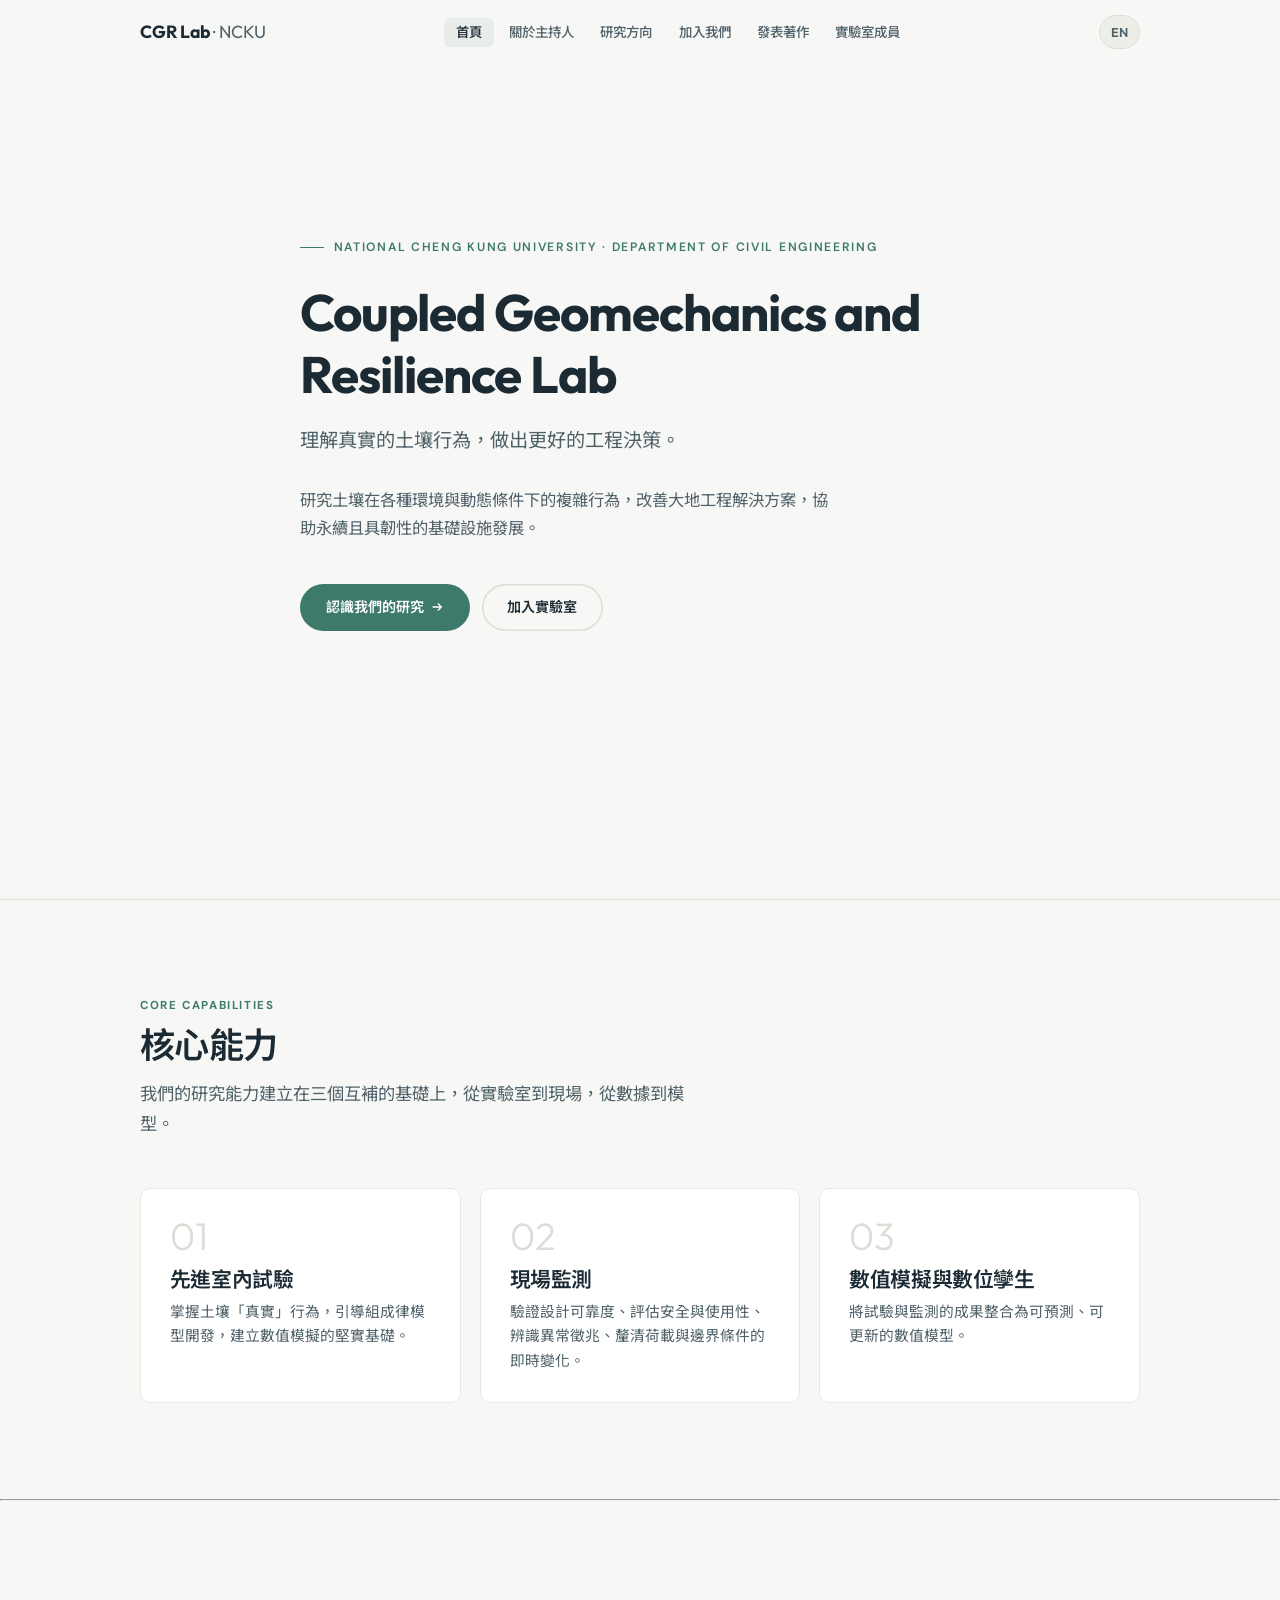
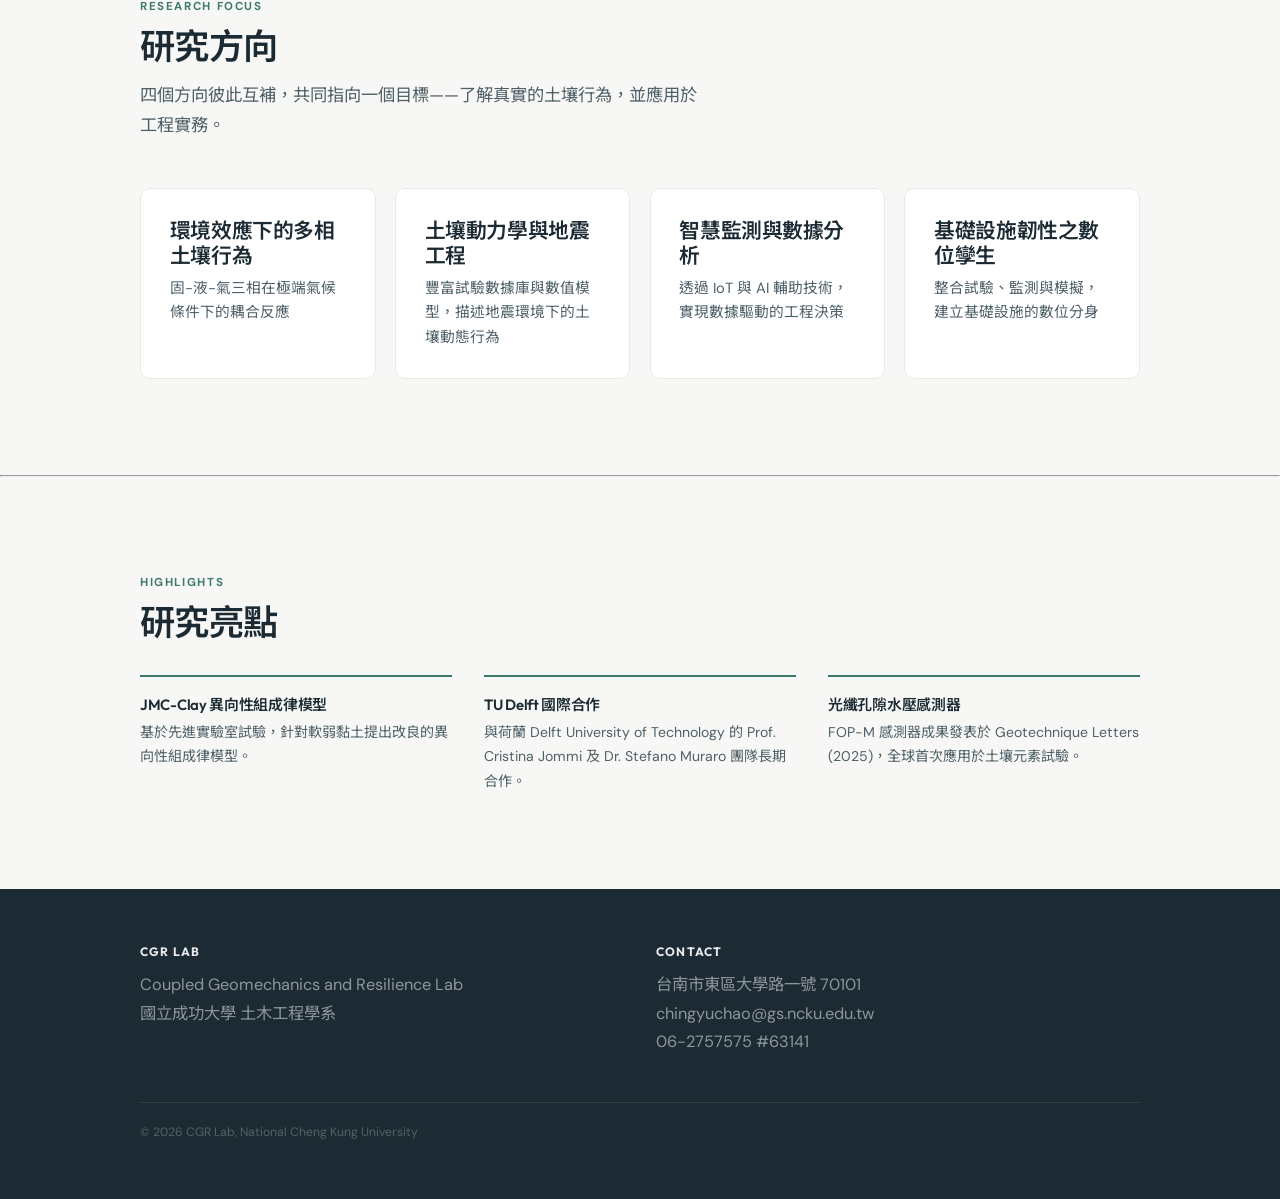
<file: index.html>
<!DOCTYPE html><html lang="zh-Hant"><head><meta charset="UTF-8"><meta name="viewport" content="width=device-width,initial-scale=1.0"><title>CGR Lab — Coupled Geomechanics and Resilience Lab | NCKU</title><meta name="description" content="CGR Lab at NCKU. Understanding complex soil behaviour for resilient infrastructure."><link rel="stylesheet" href="style.css"></head><body>
<nav class="nav"><div class="w"><a href="index.html" class="nav-logo">CGR Lab <span>· NCKU</span></a><ul class="nav-links"><li><a href="index.html" class="active">首頁</a></li><li><a href="about.html">關於主持人</a></li><li><a href="research.html">研究方向</a></li><li><a href="join.html">加入我們</a></li><li><a href="publications.html">發表著作</a></li><li><a href="members.html">實驗室成員</a></li></ul><a href="en/index.html" class="lang-toggle">EN</a><button class="nav-toggle" aria-label="Toggle menu"><span></span><span></span><span></span></button></div></nav>
<section class="hero"><div class="w"><div class="hero-inner">
<div class="hero-eyebrow reveal">National Cheng Kung University · Department of Civil Engineering</div>
<h1 class="reveal">Coupled Geomechanics and Resilience Lab</h1>
<p class="hero-sub reveal">理解真實的土壤行為，做出更好的工程決策。</p>
<p class="hero-body reveal">研究土壤在各種環境與動態條件下的複雜行為，改善大地工程解決方案，協助永續且具韌性的基礎設施發展。</p>
<div class="hero-btns reveal"><a href="research.html" class="btn btn-fill">認識我們的研究 <svg viewBox="0 0 16 16" fill="none" stroke="currentColor" stroke-width="1.5"><path d="M3 8h10m-4-4 4 4-4 4"/></svg></a><a href="join.html" class="btn btn-ghost">加入實驗室</a></div>
</div></div></section>
<section><div class="w"><span class="label reveal">Core Capabilities</span><h2 class="reveal">核心能力</h2><p class="section-intro reveal">我們的研究能力建立在三個互補的基礎上，從實驗室到現場，從數據到模型。</p><div class="grid grid-3 reveal-group">
<div class="card reveal"><div class="card-num">01</div><h3>先進室內試驗</h3><p>掌握土壤「真實」行為，引導組成律模型開發，建立數值模擬的堅實基礎。</p></div>
<div class="card reveal"><div class="card-num">02</div><h3>現場監測</h3><p>驗證設計可靠度、評估安全與使用性、辨識異常徵兆、釐清荷載與邊界條件的即時變化。</p></div>
<div class="card reveal"><div class="card-num">03</div><h3>數值模擬與數位孿生</h3><p>將試驗與監測的成果整合為可預測、可更新的數值模型。</p></div>
</div></div></section>
<hr class="divider">
<section><div class="w"><span class="label reveal">Research Focus</span><h2 class="reveal">研究方向</h2><p class="section-intro reveal">四個方向彼此互補，共同指向一個目標——了解真實的土壤行為，並應用於工程實務。</p><div class="grid grid-4 reveal-group">
<div class="card reveal"><h3>環境效應下的多相土壤行為</h3><p>固-液-氣三相在極端氣候條件下的耦合反應</p></div>
<div class="card reveal"><h3>土壤動力學與地震工程</h3><p>豐富試驗數據庫與數值模型，描述地震環境下的土壤動態行為</p></div>
<div class="card reveal"><h3>智慧監測與數據分析</h3><p>透過 IoT 與 AI 輔助技術，實現數據驅動的工程決策</p></div>
<div class="card reveal"><h3>基礎設施韌性之數位孿生</h3><p>整合試驗、監測與模擬，建立基礎設施的數位分身</p></div>
</div></div></section>
<hr class="divider">
<section><div class="w"><span class="label reveal">Highlights</span><h2 class="reveal">研究亮點</h2><div class="hl-row reveal-group" style="margin-top:2rem">
<div class="hl reveal"><h4>JMC-Clay 異向性組成律模型</h4><p>基於先進實驗室試驗，針對軟弱黏土提出改良的異向性組成律模型。</p></div>
<div class="hl reveal"><h4>TU Delft 國際合作</h4><p>與荷蘭 Delft University of Technology 的 Prof. Cristina Jommi 及 Dr. Stefano Muraro 團隊長期合作。</p></div>
<div class="hl reveal"><h4>光纖孔隙水壓感測器</h4><p>FOP-M 感測器成果發表於 Geotechnique Letters (2025)，全球首次應用於土壤元素試驗。</p></div>
</div></div></section>
<footer class="footer"><div class="w"><div class="footer-grid"><div><h4>CGR Lab</h4><p>Coupled Geomechanics and Resilience Lab<br>國立成功大學 土木工程學系</p></div><div><h4>Contact</h4><p>台南市東區大學路一號 70101<br><a href="mailto:chingyuchao@gs.ncku.edu.tw">chingyuchao@gs.ncku.edu.tw</a><br>06-2757575 #63141</p></div></div><div class="footer-bottom">© 2026 CGR Lab, National Cheng Kung University</div></div></footer>
<script src="main.js"></script></body></html>
</file>
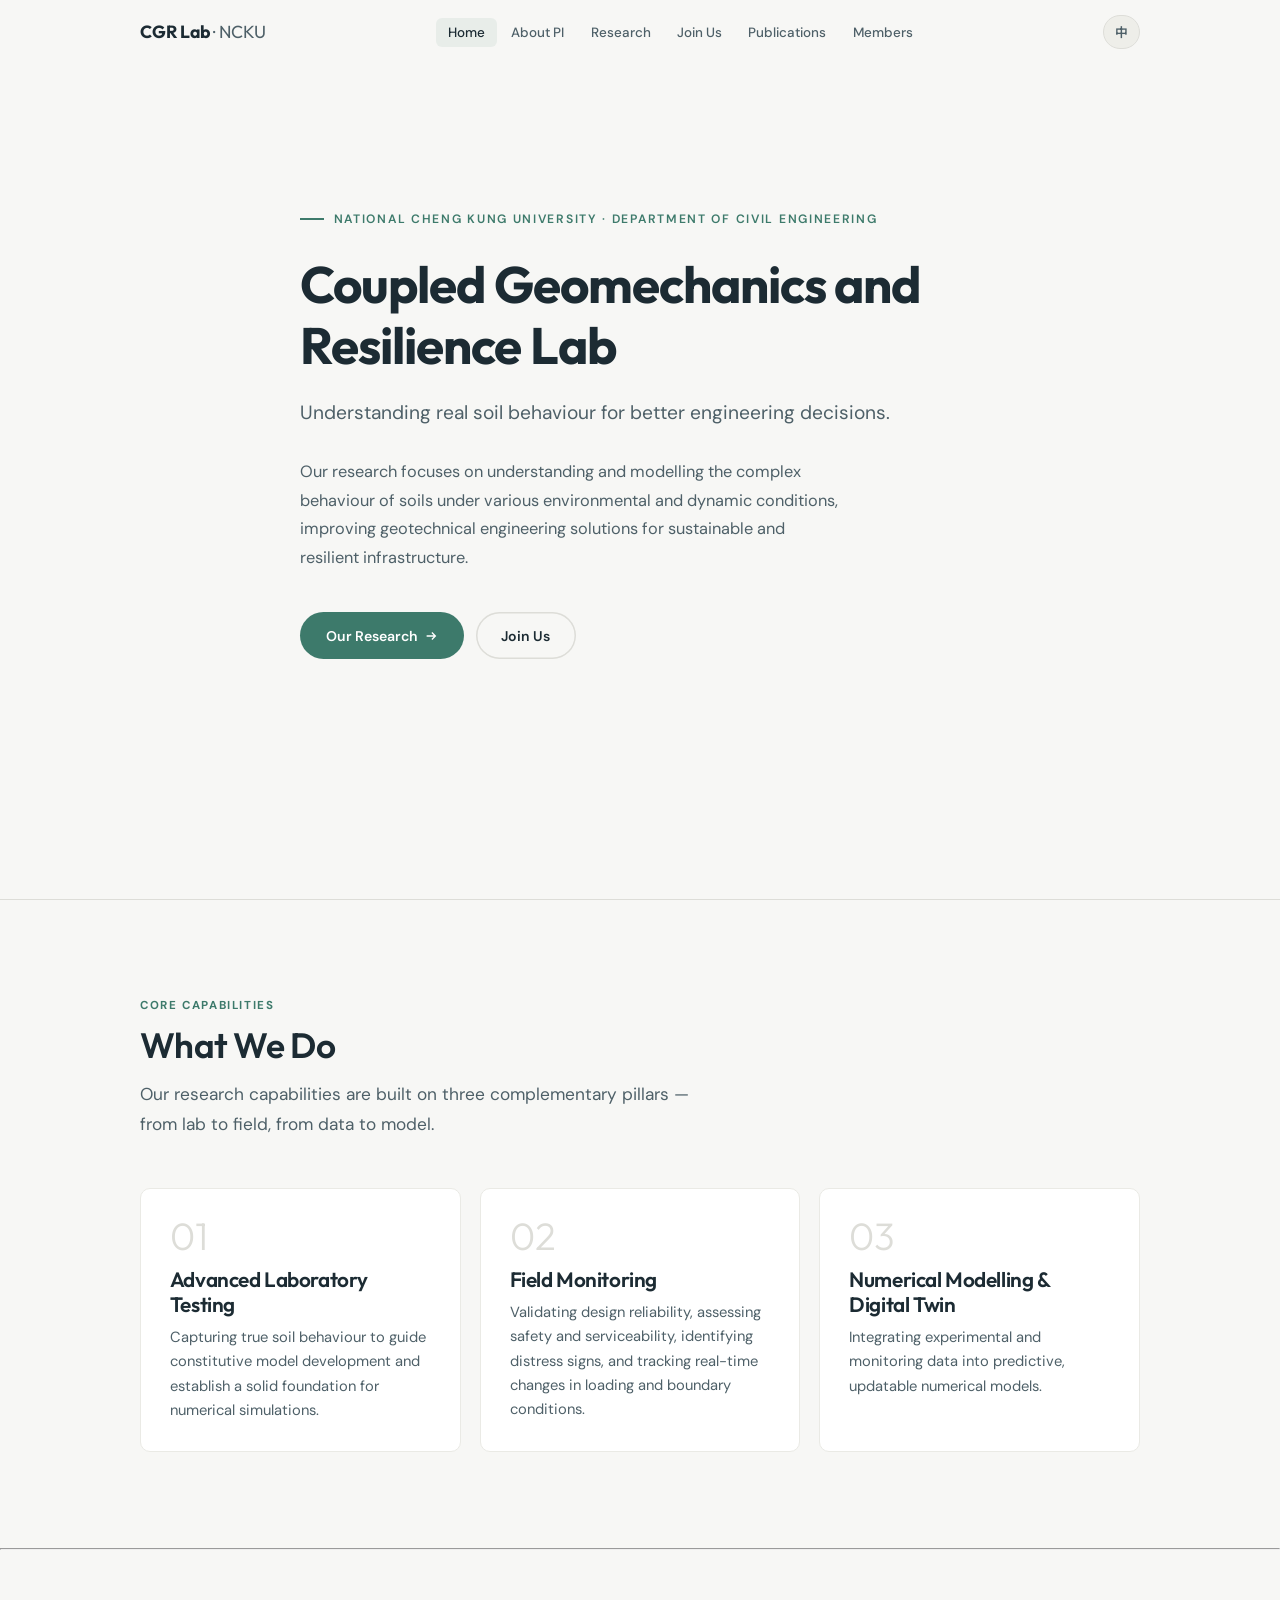
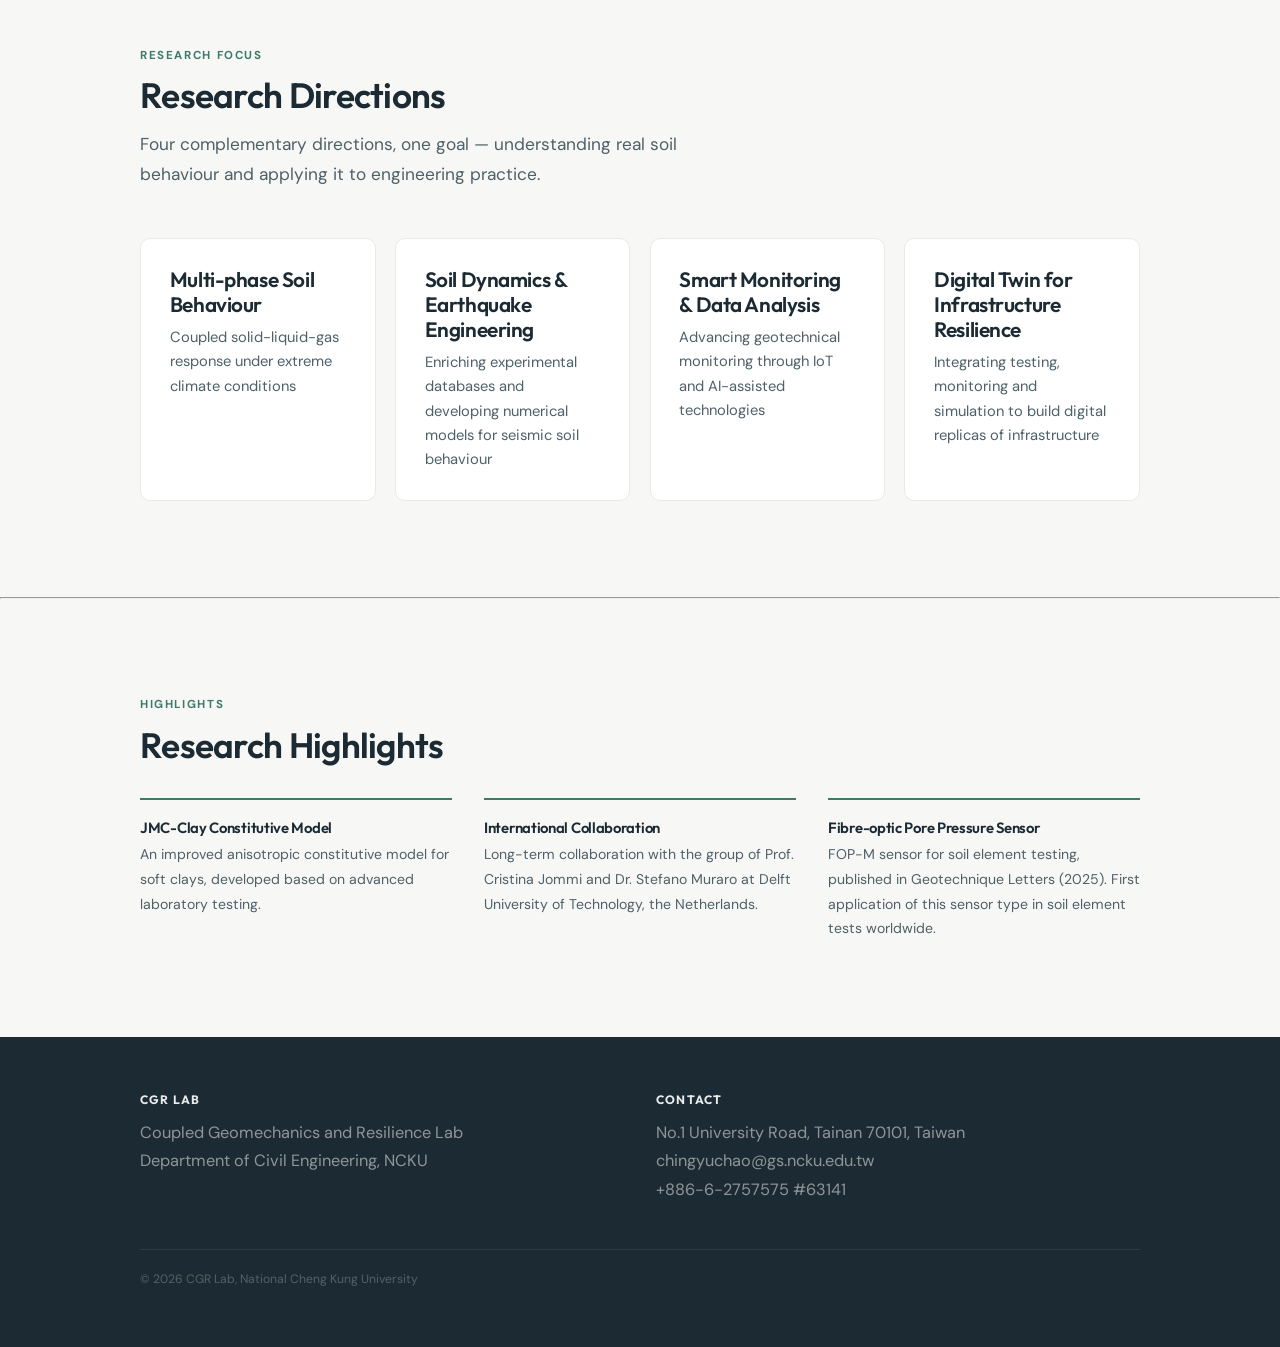
<file: en/index.html>
<!DOCTYPE html><html lang="en"><head><meta charset="UTF-8"><meta name="viewport" content="width=device-width,initial-scale=1.0"><title>CGR Lab — Coupled Geomechanics and Resilience Lab | NCKU</title><meta name="description" content="CGR Lab at NCKU. Understanding complex soil behaviour for resilient infrastructure."><link rel="stylesheet" href="../style.css"></head><body>
<nav class="nav"><div class="w"><a href="index.html" class="nav-logo">CGR Lab <span>· NCKU</span></a><ul class="nav-links"><li><a href="index.html" class="active">Home</a></li><li><a href="about.html">About PI</a></li><li><a href="research.html">Research</a></li><li><a href="join.html">Join Us</a></li><li><a href="publications.html">Publications</a></li><li><a href="members.html">Members</a></li></ul><a href="../index.html" class="lang-toggle">中</a><button class="nav-toggle" aria-label="Toggle menu"><span></span><span></span><span></span></button></div></nav>
<section class="hero"><div class="w"><div class="hero-inner">
<div class="hero-eyebrow reveal">National Cheng Kung University · Department of Civil Engineering</div>
<h1 class="reveal">Coupled Geomechanics and Resilience Lab</h1>
<p class="hero-sub reveal">Understanding real soil behaviour for better engineering decisions.</p>
<p class="hero-body reveal">Our research focuses on understanding and modelling the complex behaviour of soils under various environmental and dynamic conditions, improving geotechnical engineering solutions for sustainable and resilient infrastructure.</p>
<div class="hero-btns reveal"><a href="research.html" class="btn btn-fill">Our Research <svg viewBox="0 0 16 16" fill="none" stroke="currentColor" stroke-width="1.5"><path d="M3 8h10m-4-4 4 4-4 4"/></svg></a><a href="join.html" class="btn btn-ghost">Join Us</a></div>
</div></div></section>
<section><div class="w"><span class="label reveal">Core Capabilities</span><h2 class="reveal">What We Do</h2><p class="section-intro reveal">Our research capabilities are built on three complementary pillars — from lab to field, from data to model.</p><div class="grid grid-3 reveal-group">
<div class="card reveal"><div class="card-num">01</div><h3>Advanced Laboratory Testing</h3><p>Capturing true soil behaviour to guide constitutive model development and establish a solid foundation for numerical simulations.</p></div>
<div class="card reveal"><div class="card-num">02</div><h3>Field Monitoring</h3><p>Validating design reliability, assessing safety and serviceability, identifying distress signs, and tracking real-time changes in loading and boundary conditions.</p></div>
<div class="card reveal"><div class="card-num">03</div><h3>Numerical Modelling & Digital Twin</h3><p>Integrating experimental and monitoring data into predictive, updatable numerical models.</p></div>
</div></div></section>
<hr class="divider">
<section><div class="w"><span class="label reveal">Research Focus</span><h2 class="reveal">Research Directions</h2><p class="section-intro reveal">Four complementary directions, one goal — understanding real soil behaviour and applying it to engineering practice.</p><div class="grid grid-4 reveal-group">
<div class="card reveal"><h3>Multi-phase Soil Behaviour</h3><p>Coupled solid-liquid-gas response under extreme climate conditions</p></div>
<div class="card reveal"><h3>Soil Dynamics & Earthquake Engineering</h3><p>Enriching experimental databases and developing numerical models for seismic soil behaviour</p></div>
<div class="card reveal"><h3>Smart Monitoring & Data Analysis</h3><p>Advancing geotechnical monitoring through IoT and AI-assisted technologies</p></div>
<div class="card reveal"><h3>Digital Twin for Infrastructure Resilience</h3><p>Integrating testing, monitoring and simulation to build digital replicas of infrastructure</p></div>
</div></div></section>
<hr class="divider">
<section><div class="w"><span class="label reveal">Highlights</span><h2 class="reveal">Research Highlights</h2><div class="hl-row reveal-group" style="margin-top:2rem">
<div class="hl reveal"><h4>JMC-Clay Constitutive Model</h4><p>An improved anisotropic constitutive model for soft clays, developed based on advanced laboratory testing.</p></div>
<div class="hl reveal"><h4>International Collaboration</h4><p>Long-term collaboration with the group of Prof. Cristina Jommi and Dr. Stefano Muraro at Delft University of Technology, the Netherlands.</p></div>
<div class="hl reveal"><h4>Fibre-optic Pore Pressure Sensor</h4><p>FOP-M sensor for soil element testing, published in Geotechnique Letters (2025). First application of this sensor type in soil element tests worldwide.</p></div>
</div></div></section>
<footer class="footer"><div class="w"><div class="footer-grid"><div><h4>CGR Lab</h4><p>Coupled Geomechanics and Resilience Lab<br>Department of Civil Engineering, NCKU</p></div><div><h4>Contact</h4><p>No.1 University Road, Tainan 70101, Taiwan<br><a href="mailto:chingyuchao@gs.ncku.edu.tw">chingyuchao@gs.ncku.edu.tw</a><br>+886-6-2757575 #63141</p></div></div><div class="footer-bottom">© 2026 CGR Lab, National Cheng Kung University</div></div></footer>
<script src="../main.js"></script></body></html>
</file>
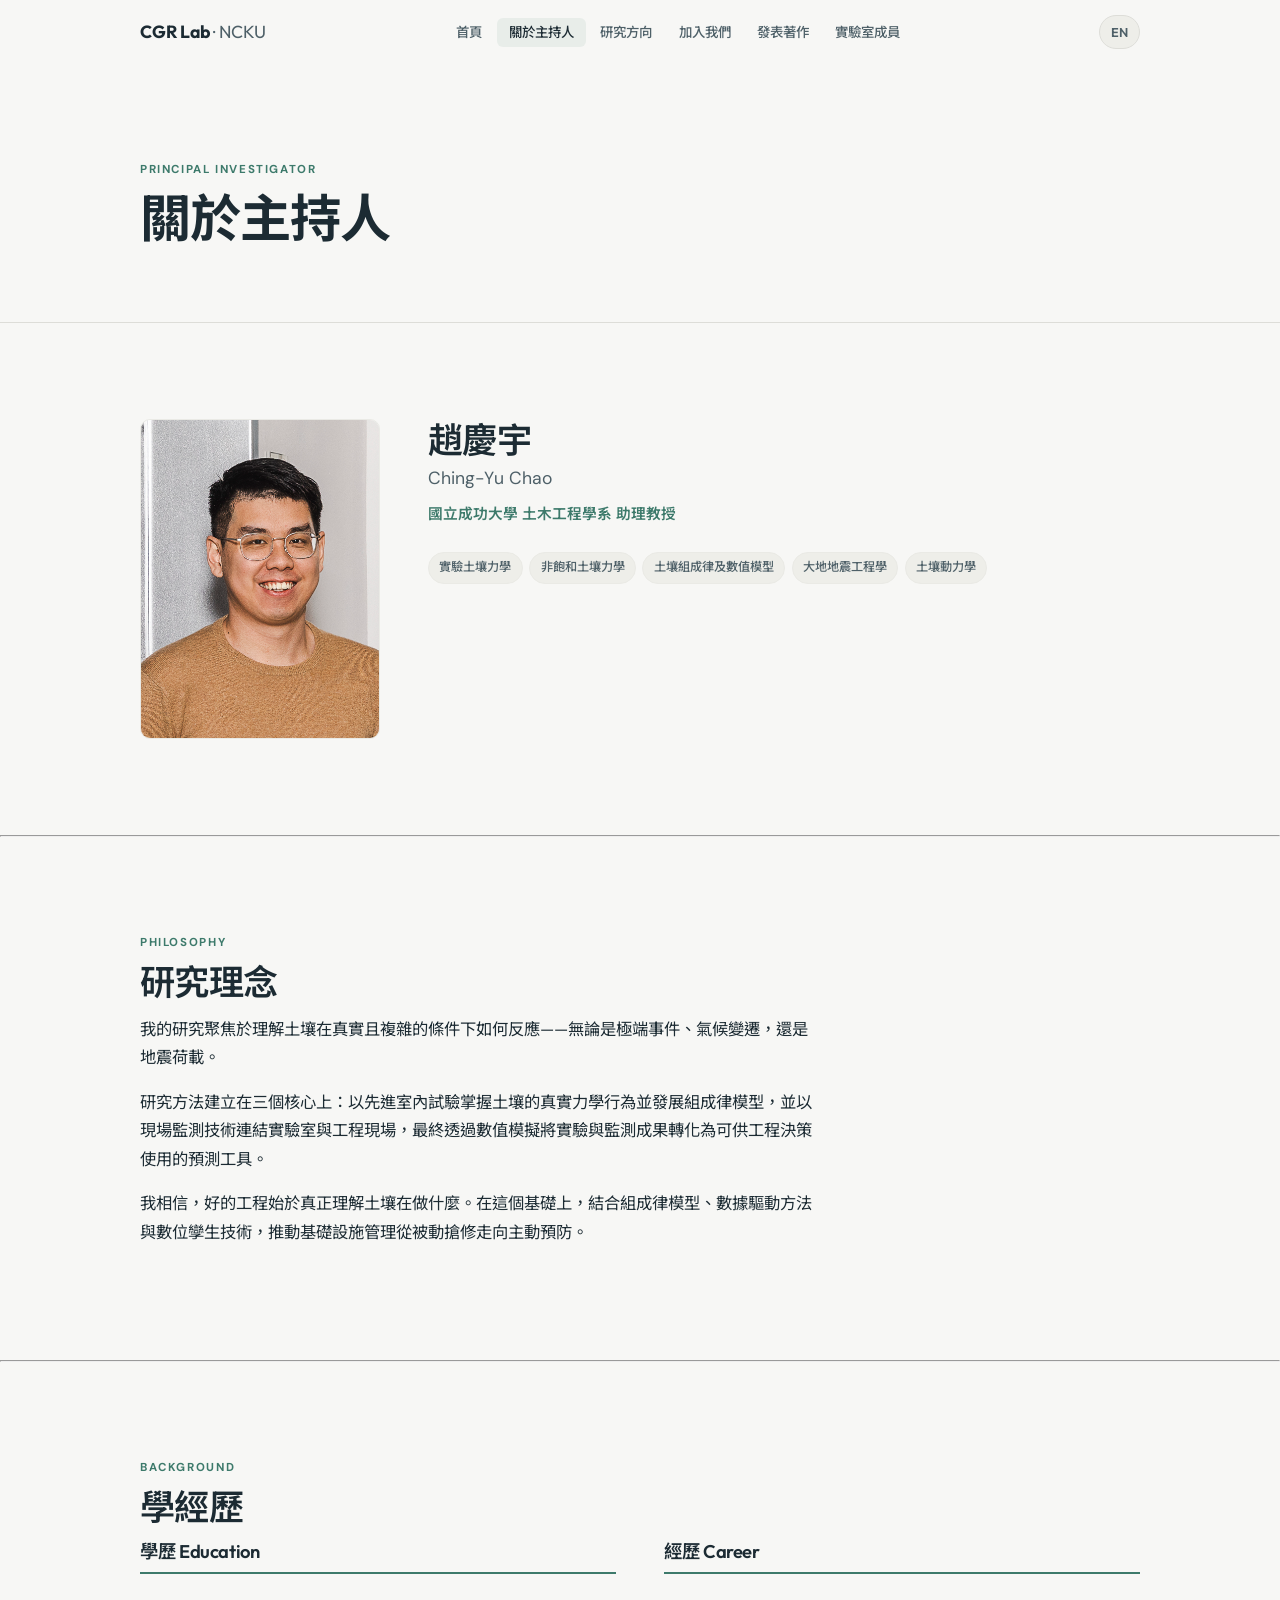
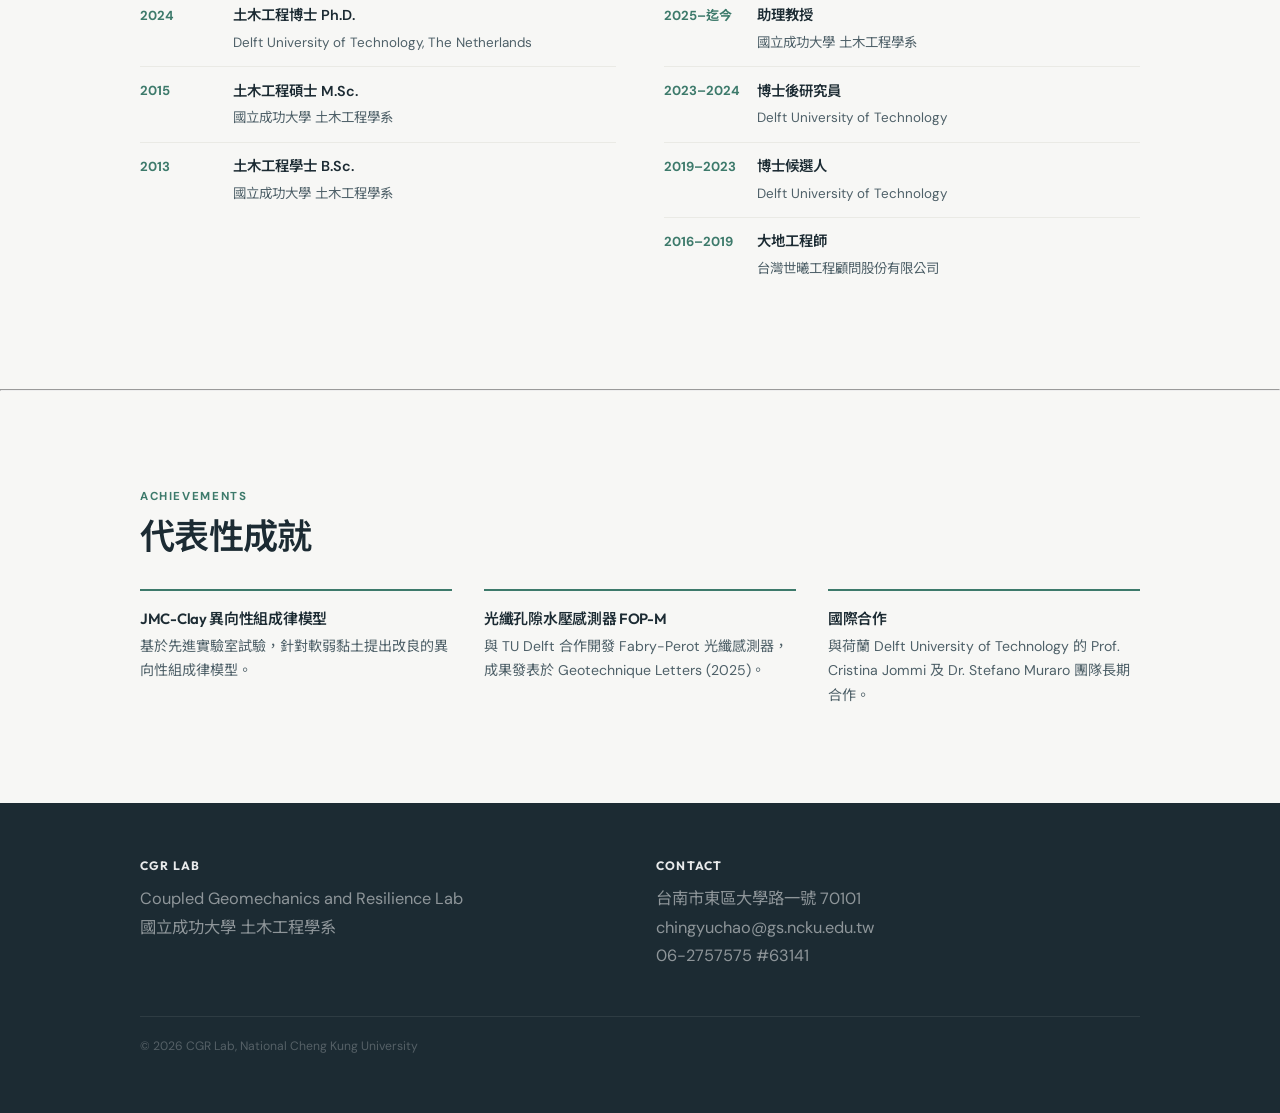
<file: about.html>
<!DOCTYPE html><html lang="zh-Hant"><head><meta charset="UTF-8"><meta name="viewport" content="width=device-width,initial-scale=1.0"><title>About the PI — CGR Lab | NCKU</title><link rel="stylesheet" href="style.css"></head><body>
<nav class="nav"><div class="w"><a href="index.html" class="nav-logo">CGR Lab <span>· NCKU</span></a><ul class="nav-links"><li><a href="index.html">首頁</a></li><li><a href="about.html" class="active">關於主持人</a></li><li><a href="research.html">研究方向</a></li><li><a href="join.html">加入我們</a></li><li><a href="publications.html">發表著作</a></li><li><a href="members.html">實驗室成員</a></li></ul><a href="en/about.html" class="lang-toggle">EN</a><button class="nav-toggle" aria-label="Toggle menu"><span></span><span></span><span></span></button></div></nav>
<header class="page-head"><div class="w"><span class="label reveal">Principal Investigator</span><h1 class="reveal">關於主持人</h1></div></header>
<section><div class="w"><div class="profile reveal"><img src="me.jpg" alt="趙慶宇 Ching-Yu Chao" class="profile-photo" style="object-fit:cover"><div><h2 class="profile-name">趙慶宇</h2><p class="profile-name-en">Ching-Yu Chao</p><p class="profile-pos">國立成功大學 土木工程學系 助理教授</p><div class="expertise"><span>實驗土壤力學</span><span>非飽和土壤力學</span><span>土壤組成律及數值模型</span><span>大地地震工程學</span><span>土壤動力學</span></div></div></div></div></section>
<hr class="divider">
<section><div class="w"><span class="label reveal">Philosophy</span><h2 class="reveal">研究理念</h2><div style="max-width:680px" class="reveal"><p>我的研究聚焦於理解土壤在真實且複雜的條件下如何反應——無論是極端事件、氣候變遷，還是地震荷載。</p><p>研究方法建立在三個核心上：以先進室內試驗掌握土壤的真實力學行為並發展組成律模型，並以現場監測技術連結實驗室與工程現場，最終透過數值模擬將實驗與監測成果轉化為可供工程決策使用的預測工具。</p><p>我相信，好的工程始於真正理解土壤在做什麼。在這個基礎上，結合組成律模型、數據驅動方法與數位孿生技術，推動基礎設施管理從被動搶修走向主動預防。</p></div></div></section>
<hr class="divider">
<section><div class="w"><span class="label reveal">Background</span><h2 class="reveal">學經歷</h2><div class="tl-grid reveal"><div class="tl"><h3>學歷 Education</h3><div class="tl-item"><div class="tl-year">2024</div><div class="tl-text"><strong>土木工程博士 Ph.D.</strong><span>Delft University of Technology, The Netherlands</span></div></div><div class="tl-item"><div class="tl-year">2015</div><div class="tl-text"><strong>土木工程碩士 M.Sc.</strong><span>國立成功大學 土木工程學系</span></div></div><div class="tl-item"><div class="tl-year">2013</div><div class="tl-text"><strong>土木工程學士 B.Sc.</strong><span>國立成功大學 土木工程學系</span></div></div></div><div class="tl"><h3>經歷 Career</h3><div class="tl-item"><div class="tl-year">2025–迄今</div><div class="tl-text"><strong>助理教授</strong><span>國立成功大學 土木工程學系</span></div></div><div class="tl-item"><div class="tl-year">2023–2024</div><div class="tl-text"><strong>博士後研究員</strong><span>Delft University of Technology</span></div></div><div class="tl-item"><div class="tl-year">2019–2023</div><div class="tl-text"><strong>博士候選人</strong><span>Delft University of Technology</span></div></div><div class="tl-item"><div class="tl-year">2016–2019</div><div class="tl-text"><strong>大地工程師</strong><span>台灣世曦工程顧問股份有限公司</span></div></div></div></div></div></section>
<hr class="divider">
<section><div class="w"><span class="label reveal">Achievements</span><h2 class="reveal">代表性成就</h2><div class="hl-row reveal-group" style="margin-top:2rem"><div class="hl reveal"><h4>JMC-Clay 異向性組成律模型</h4><p>基於先進實驗室試驗，針對軟弱黏土提出改良的異向性組成律模型。</p></div><div class="hl reveal"><h4>光纖孔隙水壓感測器 FOP-M</h4><p>與 TU Delft 合作開發 Fabry-Perot 光纖感測器，成果發表於 Geotechnique Letters (2025)。</p></div><div class="hl reveal"><h4>國際合作</h4><p>與荷蘭 Delft University of Technology 的 Prof. Cristina Jommi 及 Dr. Stefano Muraro 團隊長期合作。</p></div></div></div></section>
<footer class="footer"><div class="w"><div class="footer-grid"><div><h4>CGR Lab</h4><p>Coupled Geomechanics and Resilience Lab<br>國立成功大學 土木工程學系</p></div><div><h4>Contact</h4><p>台南市東區大學路一號 70101<br><a href="mailto:chingyuchao@gs.ncku.edu.tw">chingyuchao@gs.ncku.edu.tw</a><br>06-2757575 #63141</p></div></div><div class="footer-bottom">© 2026 CGR Lab, National Cheng Kung University</div></div></footer>
<script src="main.js"></script></body></html>
</file>
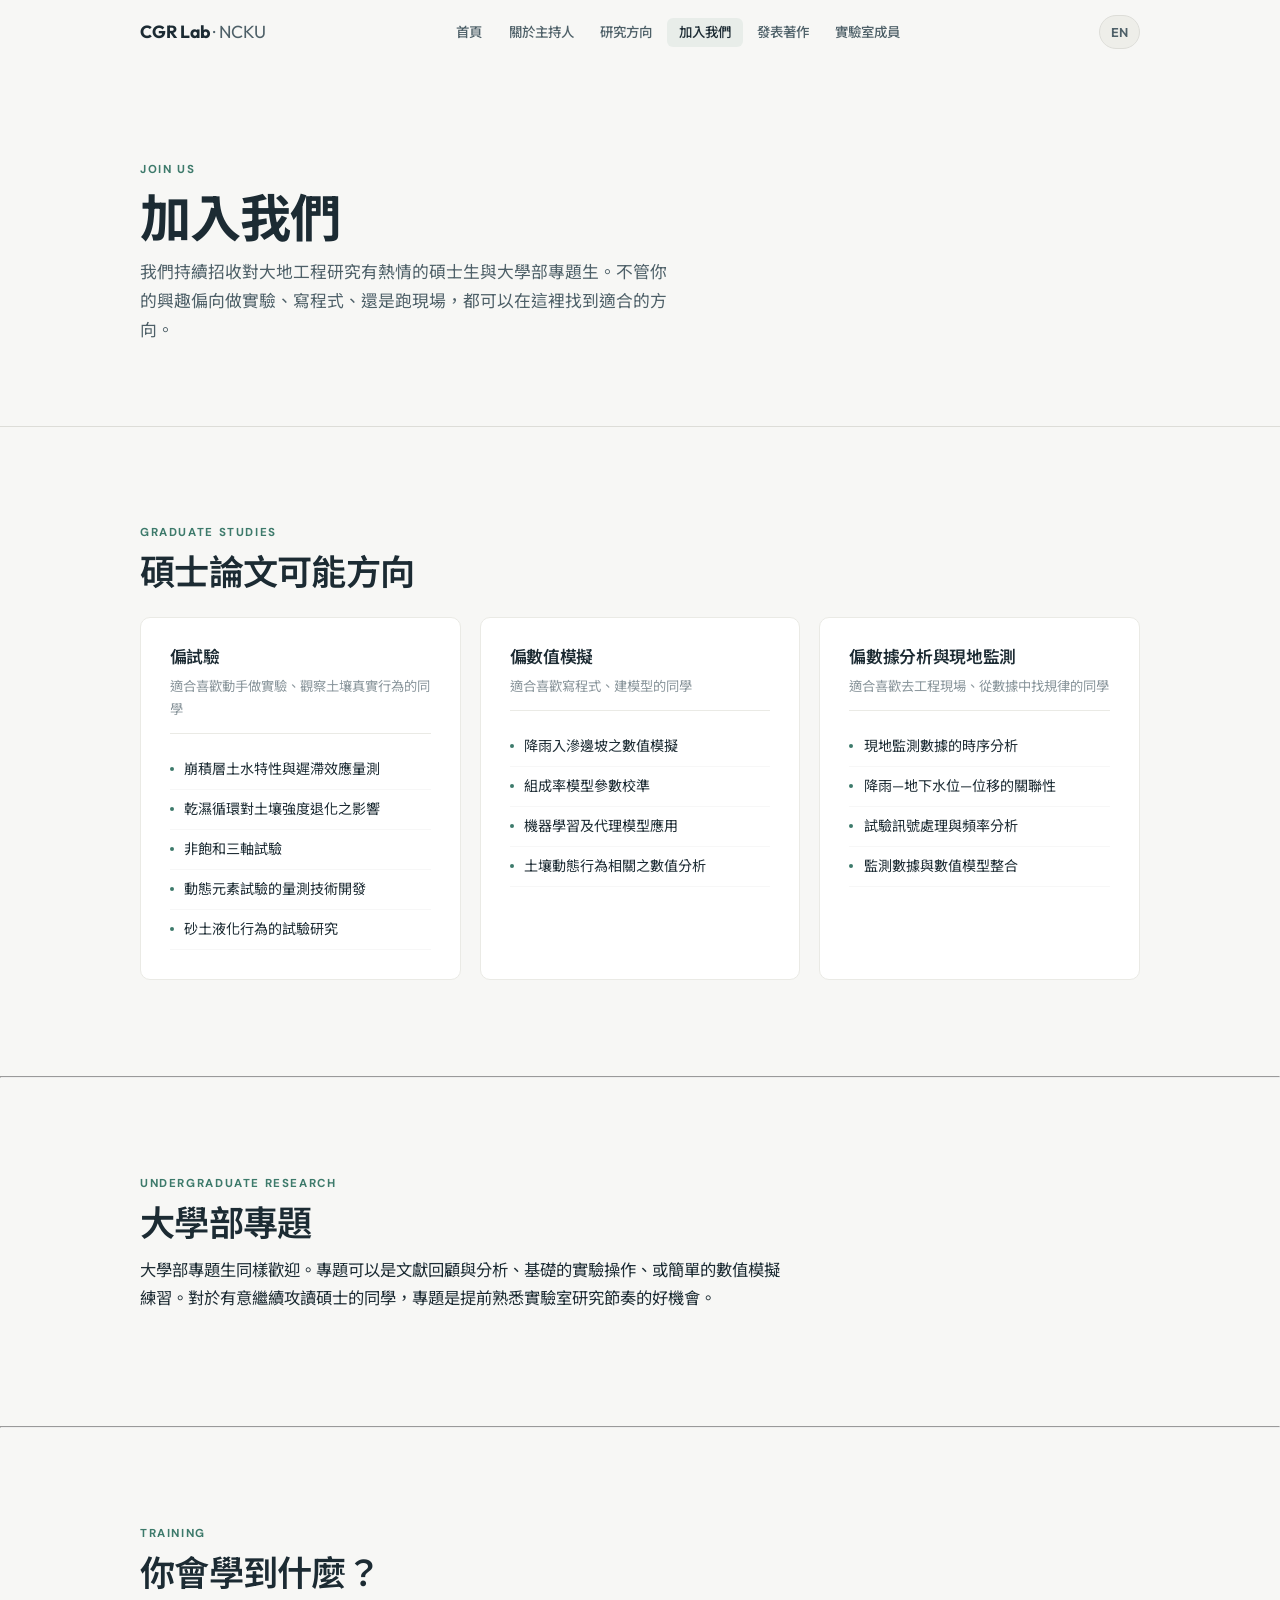
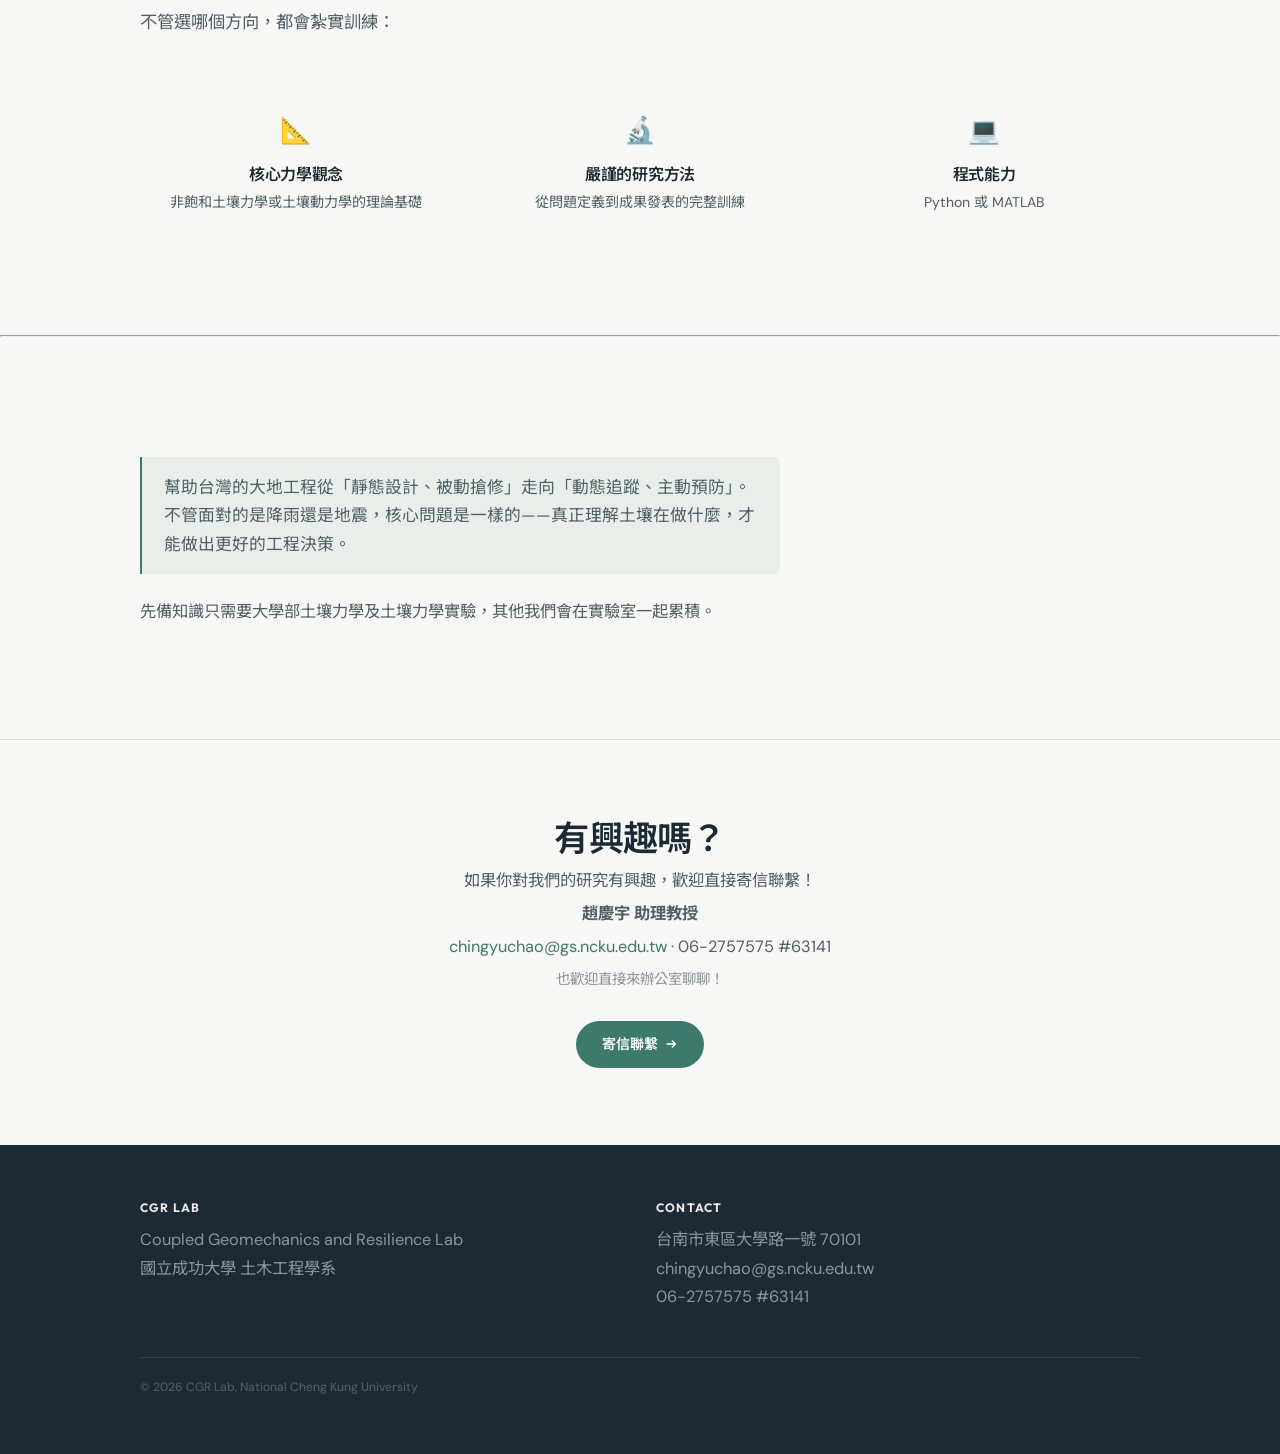
<file: join.html>
<!DOCTYPE html><html lang="zh-Hant"><head><meta charset="UTF-8"><meta name="viewport" content="width=device-width,initial-scale=1.0"><title>加入我們 — CGR Lab | NCKU</title><link rel="stylesheet" href="style.css"></head><body>
<nav class="nav"><div class="w"><a href="index.html" class="nav-logo">CGR Lab <span>· NCKU</span></a><ul class="nav-links"><li><a href="index.html">首頁</a></li><li><a href="about.html">關於主持人</a></li><li><a href="research.html">研究方向</a></li><li><a href="join.html" class="active">加入我們</a></li><li><a href="publications.html">發表著作</a></li><li><a href="members.html">實驗室成員</a></li></ul><a href="en/join.html" class="lang-toggle">EN</a><button class="nav-toggle" aria-label="Toggle menu"><span></span><span></span><span></span></button></div></nav>
<header class="page-head"><div class="w"><span class="label reveal">Join Us</span><h1 class="reveal">加入我們</h1><p class="reveal">我們持續招收對大地工程研究有熱情的碩士生與大學部專題生。不管你的興趣偏向做實驗、寫程式、還是跑現場，都可以在這裡找到適合的方向。</p></div></header>
<section><div class="w"><span class="label reveal">Graduate Studies</span><h2 class="reveal">碩士論文可能方向</h2><div class="cols-3 reveal-group" style="margin-top:1.5rem">
<div class="col reveal"><h3>偏試驗</h3><p class="col-sub">適合喜歡動手做實驗、觀察土壤真實行為的同學</p><ul><li>崩積層土水特性與遲滯效應量測</li><li>乾濕循環對土壤強度退化之影響</li><li>非飽和三軸試驗</li><li>動態元素試驗的量測技術開發</li><li>砂土液化行為的試驗研究</li></ul></div>
<div class="col reveal"><h3>偏數值模擬</h3><p class="col-sub">適合喜歡寫程式、建模型的同學</p><ul><li>降雨入滲邊坡之數值模擬</li><li>組成率模型參數校準</li><li>機器學習及代理模型應用</li><li>土壤動態行為相關之數值分析</li></ul></div>
<div class="col reveal"><h3>偏數據分析與現地監測</h3><p class="col-sub">適合喜歡去工程現場、從數據中找規律的同學</p><ul><li>現地監測數據的時序分析</li><li>降雨—地下水位—位移的關聯性</li><li>試驗訊號處理與頻率分析</li><li>監測數據與數值模型整合</li></ul></div>
</div></div></section>
<hr class="divider">
<section><div class="w"><span class="label reveal">Undergraduate Research</span><h2 class="reveal">大學部專題</h2><p style="max-width:640px" class="reveal">大學部專題生同樣歡迎。專題可以是文獻回顧與分析、基礎的實驗操作、或簡單的數值模擬練習。對於有意繼續攻讀碩士的同學，專題是提前熟悉實驗室研究節奏的好機會。</p></div></section>
<hr class="divider">
<section><div class="w"><span class="label reveal">Training</span><h2 class="reveal">你會學到什麼？</h2><p class="section-intro reveal">不管選哪個方向，都會紮實訓練：</p><div class="learn-row reveal-group">
<div class="learn reveal"><div class="learn-icon">📐</div><h4>核心力學觀念</h4><p>非飽和土壤力學或土壤動力學的理論基礎</p></div>
<div class="learn reveal"><div class="learn-icon">🔬</div><h4>嚴謹的研究方法</h4><p>從問題定義到成果發表的完整訓練</p></div>
<div class="learn reveal"><div class="learn-icon">💻</div><h4>程式能力</h4><p>Python 或 MATLAB</p></div>
</div></div></section>
<hr class="divider">
<section><div class="w"><blockquote class="reveal" style="max-width:640px;font-size:1.05rem">幫助台灣的大地工程從「靜態設計、被動搶修」走向「動態追蹤、主動預防」。不管面對的是降雨還是地震，核心問題是一樣的——真正理解土壤在做什麼，才能做出更好的工程決策。</blockquote><p style="margin-top:1.5rem;color:var(--text-2)" class="reveal">先備知識只需要大學部土壤力學及土壤力學實驗，其他我們會在實驗室一起累積。</p></div></section>
<section class="cta" style="border-top:1px solid var(--border)"><div class="w reveal"><h2>有興趣嗎？</h2><p>如果你對我們的研究有興趣，歡迎直接寄信聯繫！</p><p><strong>趙慶宇 助理教授</strong></p><p><a href="mailto:chingyuchao@gs.ncku.edu.tw">chingyuchao@gs.ncku.edu.tw</a> · 06-2757575 #63141</p><p style="color:var(--text-3);font-size:.9rem;margin-top:.3rem">也歡迎直接來辦公室聊聊！</p><a href="mailto:chingyuchao@gs.ncku.edu.tw" class="btn btn-fill" style="margin-top:1.5rem">寄信聯繫 <svg viewBox="0 0 16 16" fill="none" stroke="currentColor" stroke-width="1.5" style="width:14px;height:14px"><path d="M3 8h10m-4-4 4 4-4 4"/></svg></a></div></section>
<footer class="footer"><div class="w"><div class="footer-grid"><div><h4>CGR Lab</h4><p>Coupled Geomechanics and Resilience Lab<br>國立成功大學 土木工程學系</p></div><div><h4>Contact</h4><p>台南市東區大學路一號 70101<br><a href="mailto:chingyuchao@gs.ncku.edu.tw">chingyuchao@gs.ncku.edu.tw</a><br>06-2757575 #63141</p></div></div><div class="footer-bottom">© 2026 CGR Lab, National Cheng Kung University</div></div></footer>
<script src="main.js"></script></body></html>
</file>
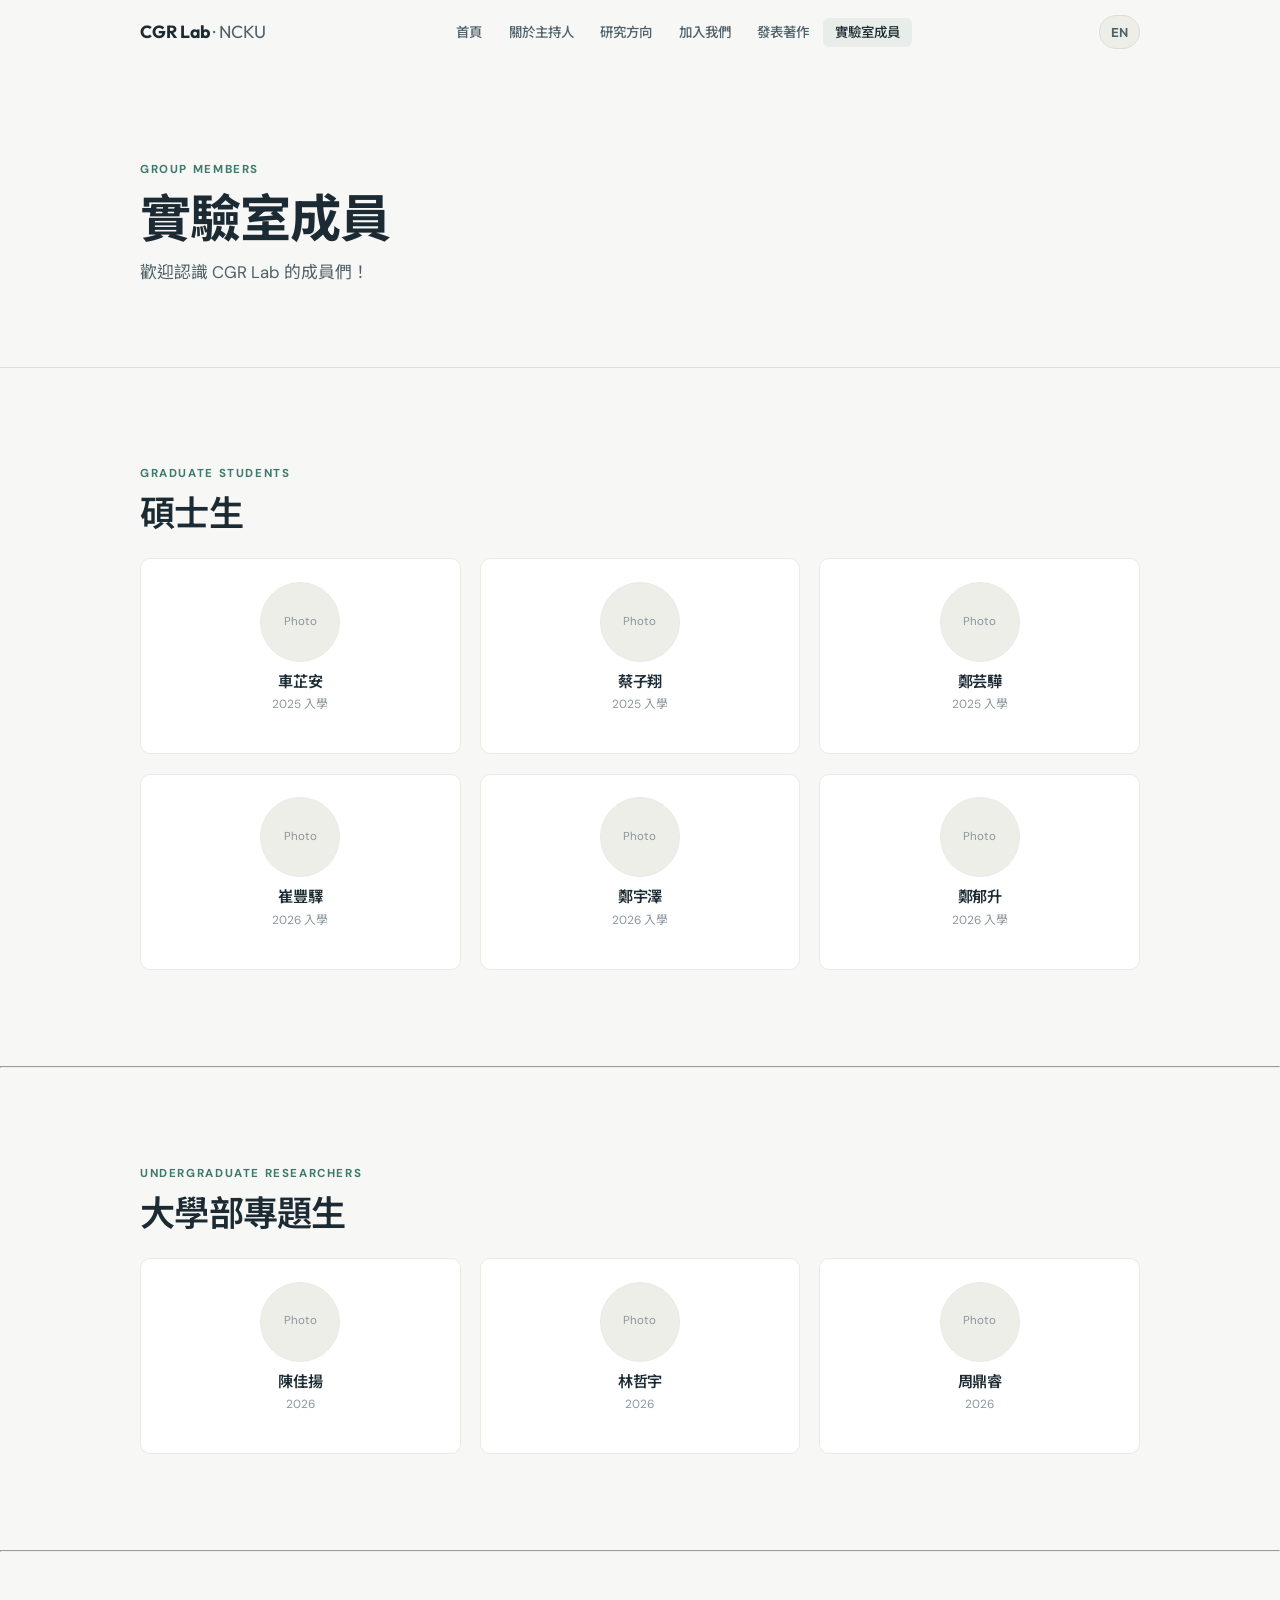
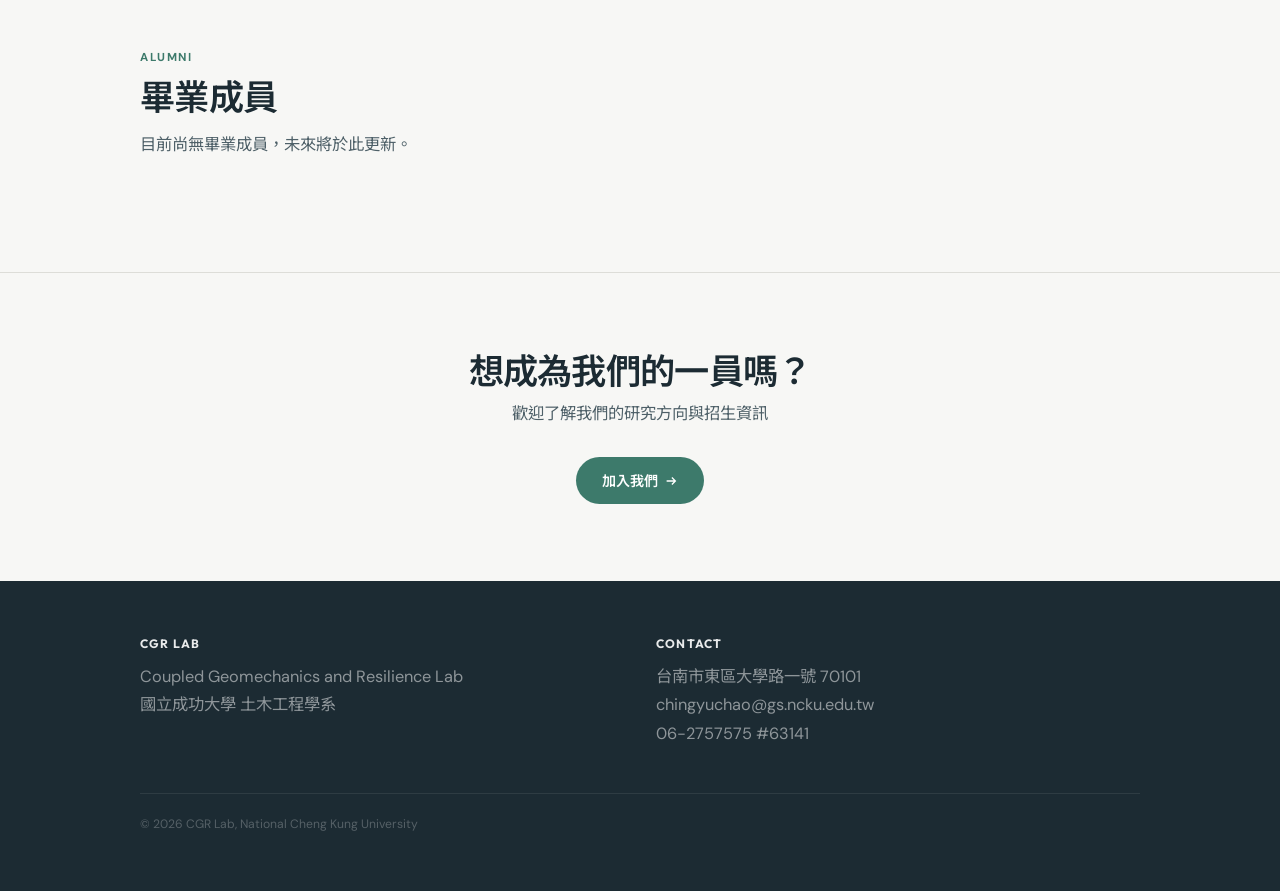
<file: members.html>
<!DOCTYPE html><html lang="zh-Hant"><head><meta charset="UTF-8"><meta name="viewport" content="width=device-width,initial-scale=1.0"><title>Members — CGR Lab | NCKU</title><link rel="stylesheet" href="style.css"></head><body>
<nav class="nav"><div class="w"><a href="index.html" class="nav-logo">CGR Lab <span>· NCKU</span></a><ul class="nav-links"><li><a href="index.html">首頁</a></li><li><a href="about.html">關於主持人</a></li><li><a href="research.html">研究方向</a></li><li><a href="join.html">加入我們</a></li><li><a href="publications.html">發表著作</a></li><li><a href="members.html" class="active">實驗室成員</a></li></ul><a href="en/members.html" class="lang-toggle">EN</a><button class="nav-toggle" aria-label="Toggle menu"><span></span><span></span><span></span></button></div></nav>
<header class="page-head"><div class="w"><span class="label reveal">Group Members</span><h1 class="reveal">實驗室成員</h1><p class="reveal">歡迎認識 CGR Lab 的成員們！</p></div></header>
<section><div class="w"><span class="label reveal">Graduate Students</span><h2 class="reveal">碩士生</h2><div class="m-grid reveal-group" style="margin-top:1.5rem">
<div class="m-card reveal"><div class="m-photo">Photo</div><h4>車芷安</h4><p class="m-year">2025 入學</p></div>
<div class="m-card reveal"><div class="m-photo">Photo</div><h4>蔡子翔</h4><p class="m-year">2025 入學</p></div>
<div class="m-card reveal"><div class="m-photo">Photo</div><h4>鄭芸驊</h4><p class="m-year">2025 入學</p></div>
<div class="m-card reveal"><div class="m-photo">Photo</div><h4>崔豐驛</h4><p class="m-year">2026 入學</p></div>
<div class="m-card reveal"><div class="m-photo">Photo</div><h4>鄭宇澤</h4><p class="m-year">2026 入學</p></div>
<div class="m-card reveal"><div class="m-photo">Photo</div><h4>鄭郁升</h4><p class="m-year">2026 入學</p></div>
</div></div></section>
<hr class="divider">
<section><div class="w"><span class="label reveal">Undergraduate Researchers</span><h2 class="reveal">大學部專題生</h2><div class="m-grid reveal-group" style="margin-top:1.5rem">
<div class="m-card reveal"><div class="m-photo">Photo</div><h4>陳佳揚</h4><p class="m-year">2026</p></div>
<div class="m-card reveal"><div class="m-photo">Photo</div><h4>林哲宇</h4><p class="m-year">2026</p></div>
<div class="m-card reveal"><div class="m-photo">Photo</div><h4>周鼎睿</h4><p class="m-year">2026</p></div>
</div></div></section>
<hr class="divider">
<section><div class="w"><span class="label reveal">Alumni</span><h2 class="reveal">畢業成員</h2><p style="color:var(--text-2)" class="reveal">目前尚無畢業成員，未來將於此更新。</p></div></section>
<section class="cta reveal" style="border-top:1px solid var(--border)"><div class="w"><h2>想成為我們的一員嗎？</h2><p style="color:var(--text-2)">歡迎了解我們的研究方向與招生資訊</p><a href="join.html" class="btn btn-fill" style="margin-top:1.5rem">加入我們 <svg viewBox="0 0 16 16" fill="none" stroke="currentColor" stroke-width="1.5" style="width:14px;height:14px"><path d="M3 8h10m-4-4 4 4-4 4"/></svg></a></div></section>
<footer class="footer"><div class="w"><div class="footer-grid"><div><h4>CGR Lab</h4><p>Coupled Geomechanics and Resilience Lab<br>國立成功大學 土木工程學系</p></div><div><h4>Contact</h4><p>台南市東區大學路一號 70101<br><a href="mailto:chingyuchao@gs.ncku.edu.tw">chingyuchao@gs.ncku.edu.tw</a><br>06-2757575 #63141</p></div></div><div class="footer-bottom">© 2026 CGR Lab, National Cheng Kung University</div></div></footer>
<script src="main.js"></script></body></html>
</file>
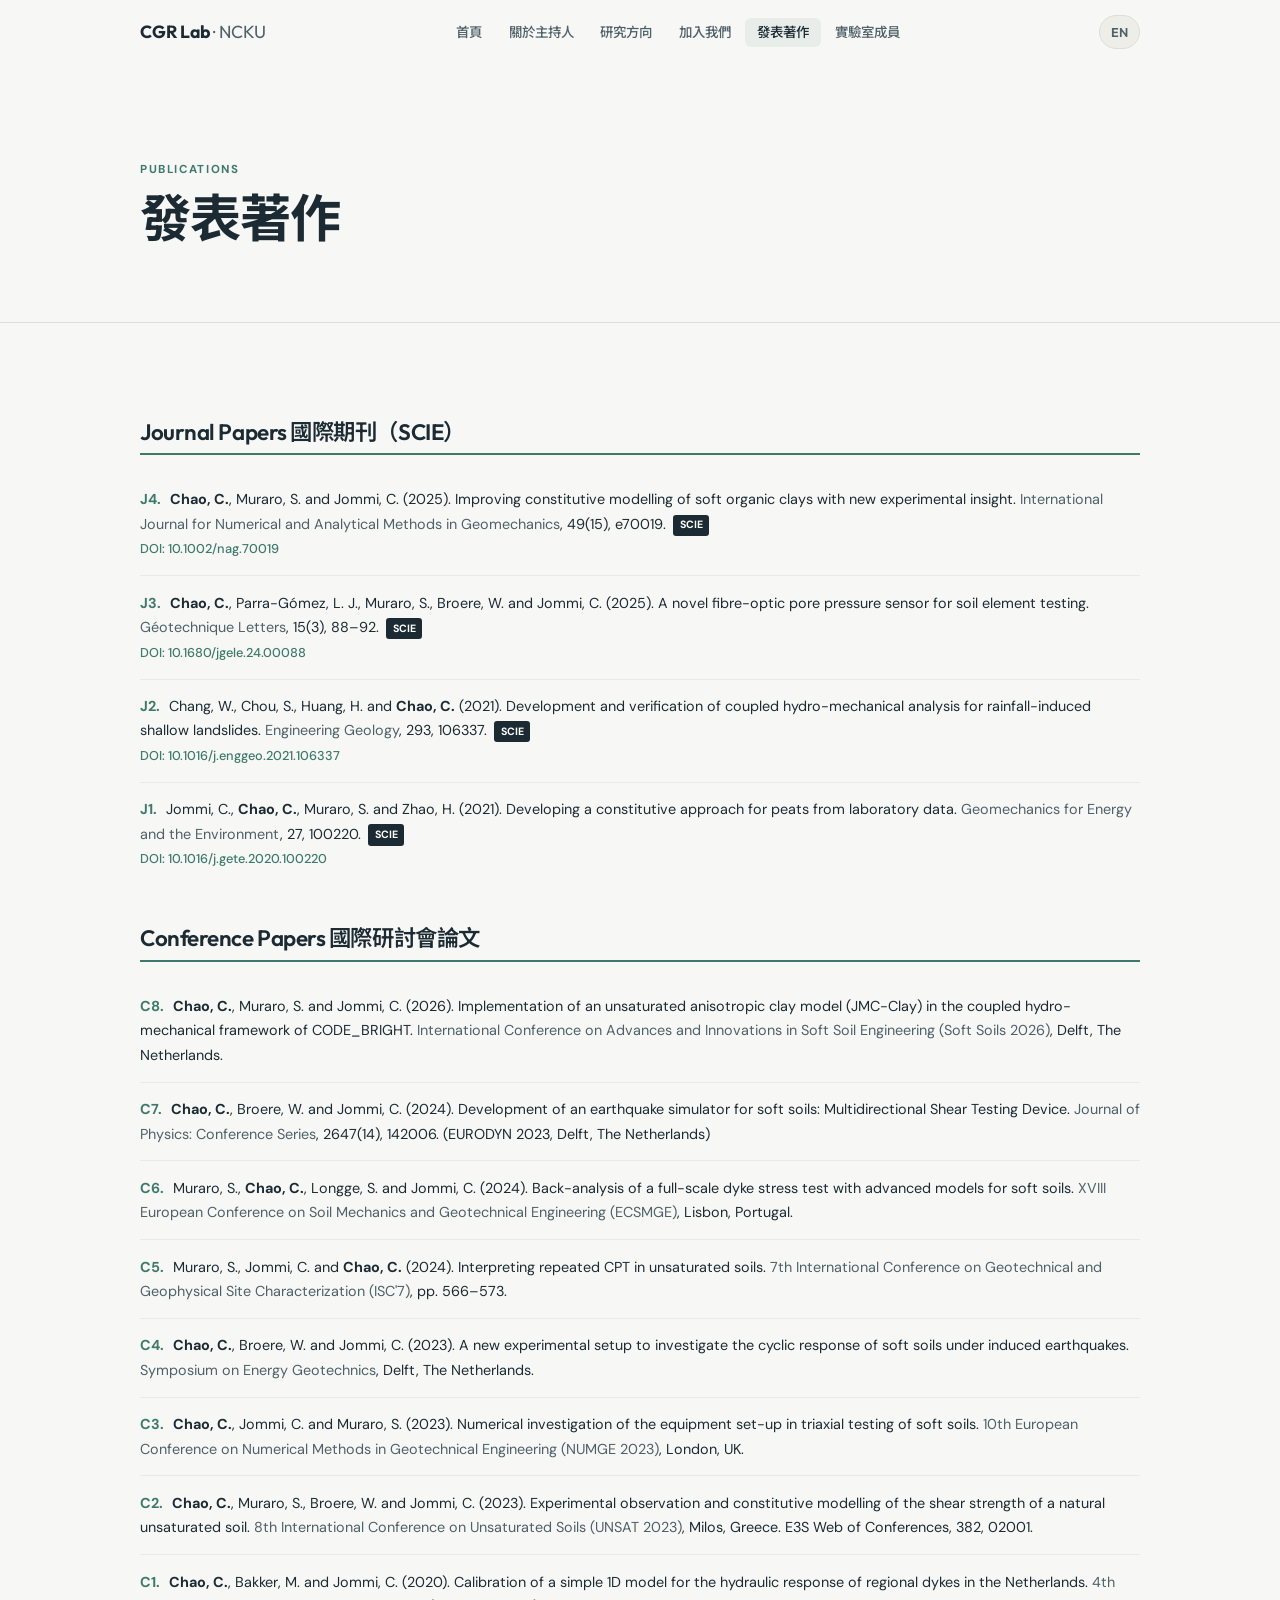
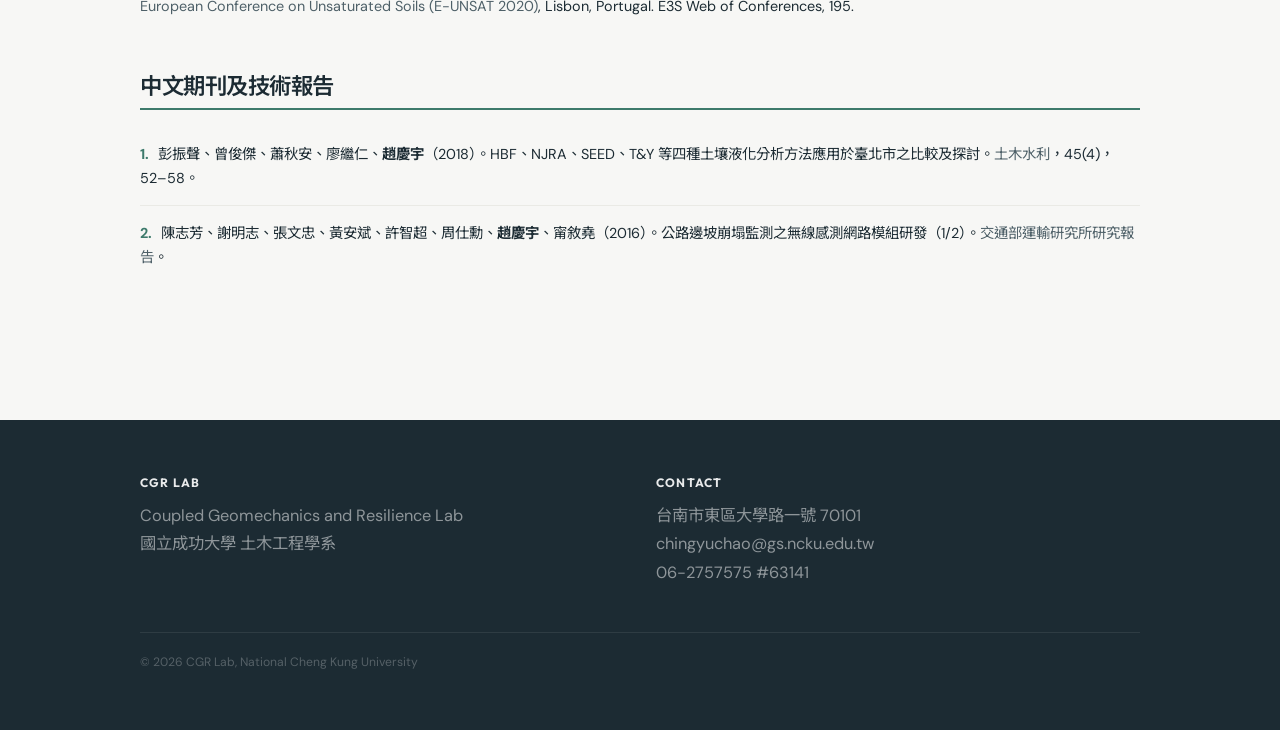
<file: publications.html>
<!DOCTYPE html><html lang="en"><head><meta charset="UTF-8"><meta name="viewport" content="width=device-width,initial-scale=1.0"><title>Publications — CGR Lab | NCKU</title><link rel="stylesheet" href="style.css"></head><body>
<nav class="nav"><div class="w"><a href="index.html" class="nav-logo">CGR Lab <span>· NCKU</span></a><ul class="nav-links"><li><a href="index.html">首頁</a></li><li><a href="about.html">關於主持人</a></li><li><a href="research.html">研究方向</a></li><li><a href="join.html">加入我們</a></li><li><a href="publications.html" class="active">發表著作</a></li><li><a href="members.html">實驗室成員</a></li></ul><a href="en/publications.html" class="lang-toggle">EN</a><button class="nav-toggle" aria-label="Toggle menu"><span></span><span></span><span></span></button></div></nav>
<header class="page-head"><div class="w"><span class="label reveal">Publications</span><h1 class="reveal">發表著作</h1></div></header>
<section><div class="w">
<div class="pub-sec reveal"><h2>Journal Papers 國際期刊（SCIE）</h2>
<div class="pub"><span class="pub-n">J4.</span> <span class="pub-me">Chao, C.</span>, Muraro, S. and Jommi, C. (2025). Improving constitutive modelling of soft organic clays with new experimental insight. <span class="pub-j">International Journal for Numerical and Analytical Methods in Geomechanics</span>, 49(15), e70019. <span class="pub-badge">SCIE</span><br><a href="https://doi.org/10.1002/nag.70019" target="_blank" rel="noopener">DOI: 10.1002/nag.70019</a></div>
<div class="pub"><span class="pub-n">J3.</span> <span class="pub-me">Chao, C.</span>, Parra-Gómez, L. J., Muraro, S., Broere, W. and Jommi, C. (2025). A novel fibre-optic pore pressure sensor for soil element testing. <span class="pub-j">Géotechnique Letters</span>, 15(3), 88–92. <span class="pub-badge">SCIE</span><br><a href="https://doi.org/10.1680/jgele.24.00088" target="_blank" rel="noopener">DOI: 10.1680/jgele.24.00088</a></div>
<div class="pub"><span class="pub-n">J2.</span> Chang, W., Chou, S., Huang, H. and <span class="pub-me">Chao, C.</span> (2021). Development and verification of coupled hydro-mechanical analysis for rainfall-induced shallow landslides. <span class="pub-j">Engineering Geology</span>, 293, 106337. <span class="pub-badge">SCIE</span><br><a href="https://doi.org/10.1016/j.enggeo.2021.106337" target="_blank" rel="noopener">DOI: 10.1016/j.enggeo.2021.106337</a></div>
<div class="pub"><span class="pub-n">J1.</span> Jommi, C., <span class="pub-me">Chao, C.</span>, Muraro, S. and Zhao, H. (2021). Developing a constitutive approach for peats from laboratory data. <span class="pub-j">Geomechanics for Energy and the Environment</span>, 27, 100220. <span class="pub-badge">SCIE</span><br><a href="https://doi.org/10.1016/j.gete.2020.100220" target="_blank" rel="noopener">DOI: 10.1016/j.gete.2020.100220</a></div>
</div>
<div class="pub-sec reveal"><h2>Conference Papers 國際研討會論文</h2>
<div class="pub"><span class="pub-n">C8.</span> <span class="pub-me">Chao, C.</span>, Muraro, S. and Jommi, C. (2026). Implementation of an unsaturated anisotropic clay model (JMC-Clay) in the coupled hydro-mechanical framework of CODE_BRIGHT. <span class="pub-j">International Conference on Advances and Innovations in Soft Soil Engineering (Soft Soils 2026)</span>, Delft, The Netherlands.</div>
<div class="pub"><span class="pub-n">C7.</span> <span class="pub-me">Chao, C.</span>, Broere, W. and Jommi, C. (2024). Development of an earthquake simulator for soft soils: Multidirectional Shear Testing Device. <span class="pub-j">Journal of Physics: Conference Series</span>, 2647(14), 142006. (EURODYN 2023, Delft, The Netherlands)</div>
<div class="pub"><span class="pub-n">C6.</span> Muraro, S., <span class="pub-me">Chao, C.</span>, Longge, S. and Jommi, C. (2024). Back-analysis of a full-scale dyke stress test with advanced models for soft soils. <span class="pub-j">XVIII European Conference on Soil Mechanics and Geotechnical Engineering (ECSMGE)</span>, Lisbon, Portugal.</div>
<div class="pub"><span class="pub-n">C5.</span> Muraro, S., Jommi, C. and <span class="pub-me">Chao, C.</span> (2024). Interpreting repeated CPT in unsaturated soils. <span class="pub-j">7th International Conference on Geotechnical and Geophysical Site Characterization (ISC'7)</span>, pp. 566–573.</div>
<div class="pub"><span class="pub-n">C4.</span> <span class="pub-me">Chao, C.</span>, Broere, W. and Jommi, C. (2023). A new experimental setup to investigate the cyclic response of soft soils under induced earthquakes. <span class="pub-j">Symposium on Energy Geotechnics</span>, Delft, The Netherlands.</div>
<div class="pub"><span class="pub-n">C3.</span> <span class="pub-me">Chao, C.</span>, Jommi, C. and Muraro, S. (2023). Numerical investigation of the equipment set-up in triaxial testing of soft soils. <span class="pub-j">10th European Conference on Numerical Methods in Geotechnical Engineering (NUMGE 2023)</span>, London, UK.</div>
<div class="pub"><span class="pub-n">C2.</span> <span class="pub-me">Chao, C.</span>, Muraro, S., Broere, W. and Jommi, C. (2023). Experimental observation and constitutive modelling of the shear strength of a natural unsaturated soil. <span class="pub-j">8th International Conference on Unsaturated Soils (UNSAT 2023)</span>, Milos, Greece. E3S Web of Conferences, 382, 02001.</div>
<div class="pub"><span class="pub-n">C1.</span> <span class="pub-me">Chao, C.</span>, Bakker, M. and Jommi, C. (2020). Calibration of a simple 1D model for the hydraulic response of regional dykes in the Netherlands. <span class="pub-j">4th European Conference on Unsaturated Soils (E-UNSAT 2020)</span>, Lisbon, Portugal. E3S Web of Conferences, 195.</div>
</div>
<div class="pub-sec reveal"><h2>中文期刊及技術報告</h2>
<div class="pub"><span class="pub-n">1.</span> 彭振聲、曾俊傑、蕭秋安、廖繼仁、<span class="pub-me">趙慶宇</span>（2018）。HBF、NJRA、SEED、T&amp;Y 等四種土壤液化分析方法應用於臺北市之比較及探討。<span class="pub-j">土木水利</span>，45(4)，52–58。</div>
<div class="pub"><span class="pub-n">2.</span> 陳志芳、謝明志、張文忠、黃安斌、許智超、周仕勳、<span class="pub-me">趙慶宇</span>、甯敘堯（2016）。公路邊坡崩塌監測之無線感測網路模組研發（1/2）。<span class="pub-j">交通部運輸研究所研究報告</span>。</div>
</div></div></section>
<footer class="footer"><div class="w"><div class="footer-grid"><div><h4>CGR Lab</h4><p>Coupled Geomechanics and Resilience Lab<br>國立成功大學 土木工程學系</p></div><div><h4>Contact</h4><p>台南市東區大學路一號 70101<br><a href="mailto:chingyuchao@gs.ncku.edu.tw">chingyuchao@gs.ncku.edu.tw</a><br>06-2757575 #63141</p></div></div><div class="footer-bottom">© 2026 CGR Lab, National Cheng Kung University</div></div></footer>
<script src="main.js"></script></body></html>
</file>
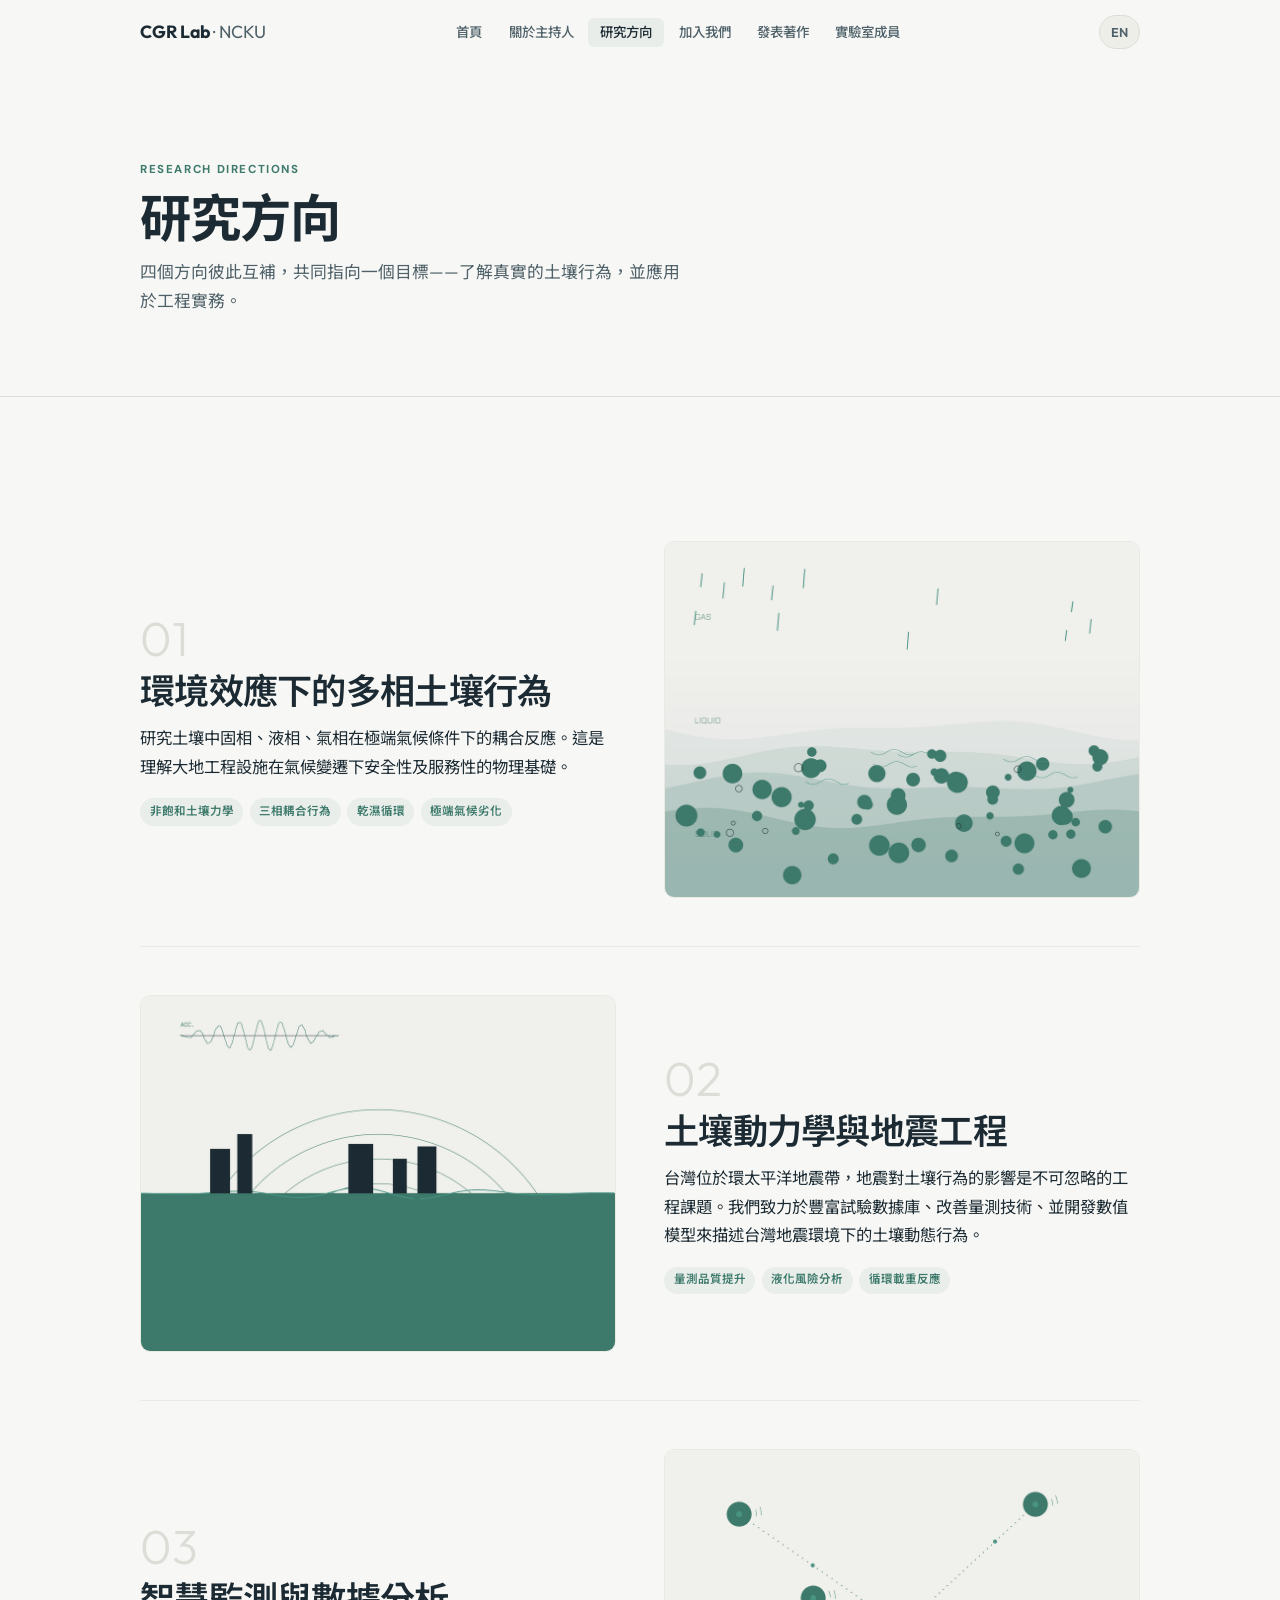
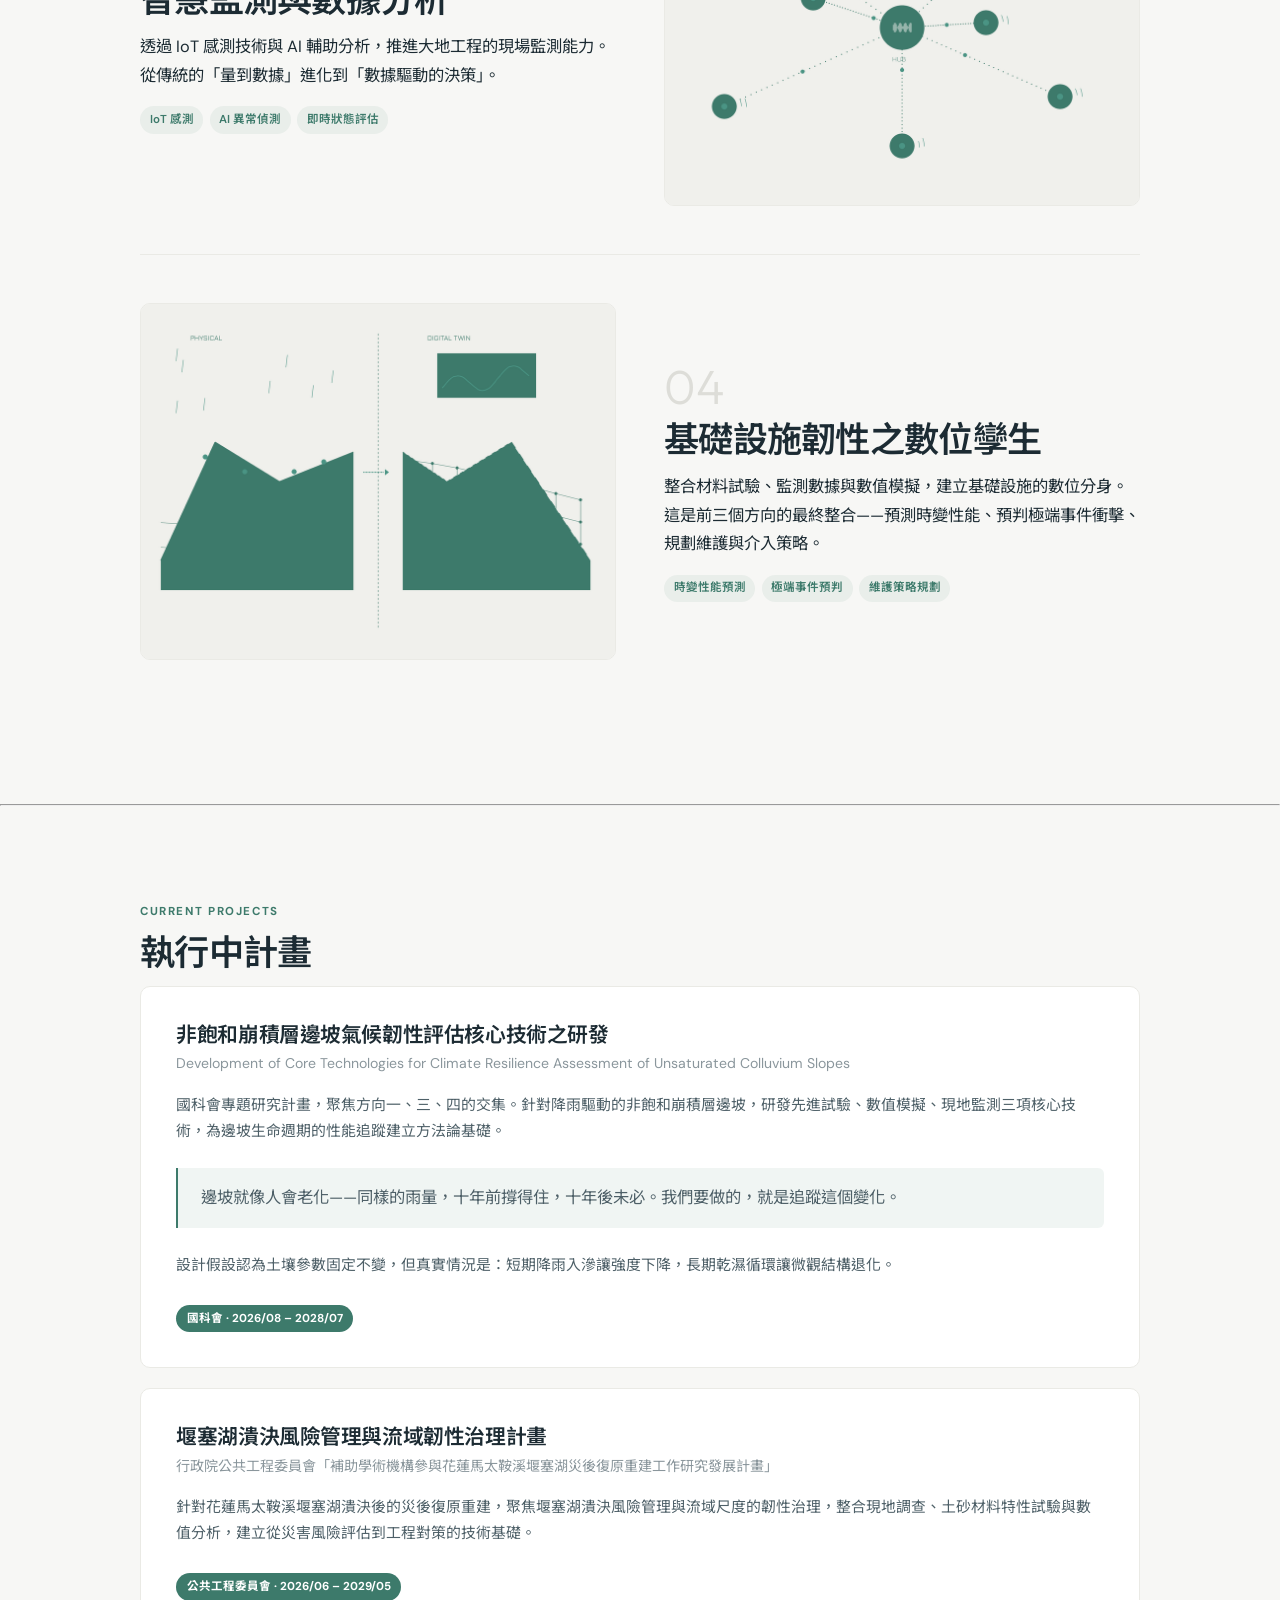
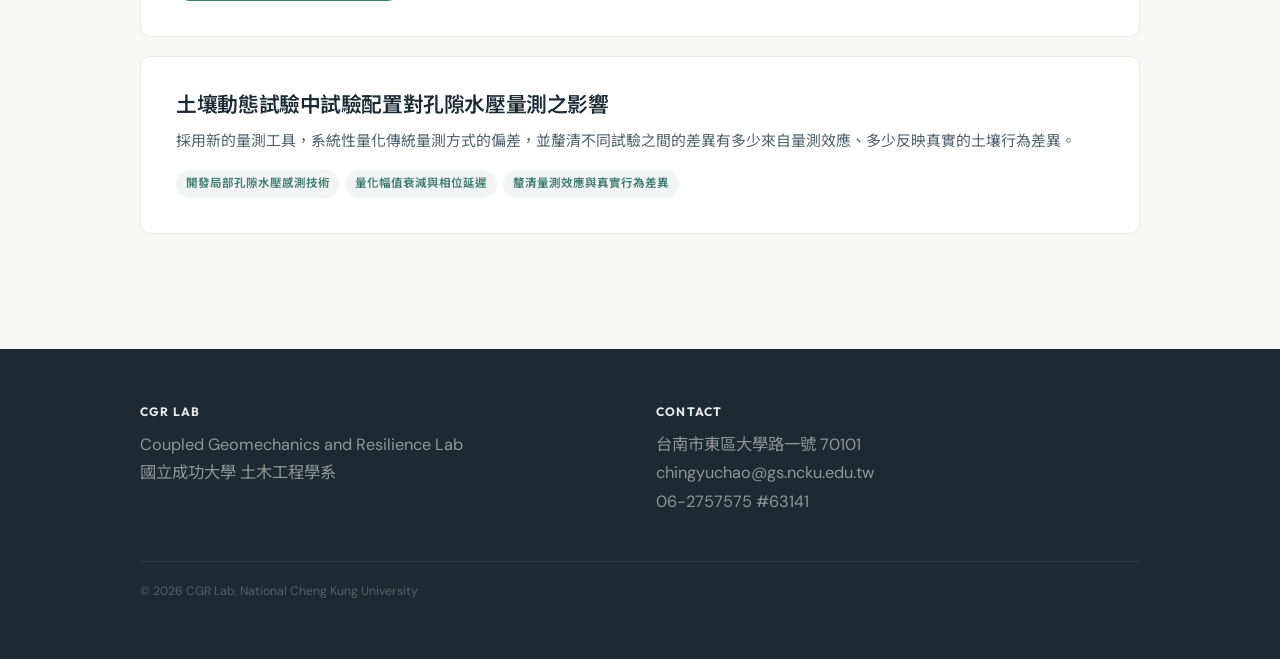
<file: research.html>
<!DOCTYPE html><html lang="zh-Hant"><head><meta charset="UTF-8"><meta name="viewport" content="width=device-width,initial-scale=1.0"><title>Research — CGR Lab | NCKU</title><link rel="stylesheet" href="style.css"></head><body>
<nav class="nav"><div class="w"><a href="index.html" class="nav-logo">CGR Lab <span>· NCKU</span></a><ul class="nav-links"><li><a href="index.html">首頁</a></li><li><a href="about.html">關於主持人</a></li><li><a href="research.html" class="active">研究方向</a></li><li><a href="join.html">加入我們</a></li><li><a href="publications.html">發表著作</a></li><li><a href="members.html">實驗室成員</a></li></ul><a href="en/research.html" class="lang-toggle">EN</a><button class="nav-toggle" aria-label="Toggle menu"><span></span><span></span><span></span></button></div></nav>
<header class="page-head"><div class="w"><span class="label reveal">Research Directions</span><h1 class="reveal">研究方向</h1><p class="reveal">四個方向彼此互補，共同指向一個目標——了解真實的土壤行為，並應用於工程實務。</p></div></header>
<section><div class="w">
<div class="r-item reveal"><div><div class="r-num">01</div><h2>環境效應下的多相土壤行為</h2><p>研究土壤中固相、液相、氣相在極端氣候條件下的耦合反應。這是理解大地工程設施在氣候變遷下安全性及服務性的物理基礎。</p><div class="tags"><span class="tag">非飽和土壤力學</span><span class="tag">三相耦合行為</span><span class="tag">乾濕循環</span><span class="tag">極端氣候劣化</span></div></div><img src="img-r1.png" alt="Multi-phase soil behaviour" class="r-img" style="border-radius:var(--r)"></div>
<div class="r-item flip reveal"><div><div class="r-num">02</div><h2>土壤動力學與地震工程</h2><p>台灣位於環太平洋地震帶，地震對土壤行為的影響是不可忽略的工程課題。我們致力於豐富試驗數據庫、改善量測技術、並開發數值模型來描述台灣地震環境下的土壤動態行為。</p><div class="tags"><span class="tag">量測品質提升</span><span class="tag">液化風險分析</span><span class="tag">循環載重反應</span></div></div><img src="img-r2.png" alt="Soil dynamics and earthquake engineering" class="r-img" style="border-radius:var(--r)"></div>
<div class="r-item reveal"><div><div class="r-num">03</div><h2>智慧監測與數據分析</h2><p>透過 IoT 感測技術與 AI 輔助分析，推進大地工程的現場監測能力。從傳統的「量到數據」進化到「數據驅動的決策」。</p><div class="tags"><span class="tag">IoT 感測</span><span class="tag">AI 異常偵測</span><span class="tag">即時狀態評估</span></div></div><img src="img-r3.png" alt="Smart monitoring and data analysis" class="r-img" style="border-radius:var(--r)"></div>
<div class="r-item flip reveal"><div><div class="r-num">04</div><h2>基礎設施韌性之數位孿生</h2><p>整合材料試驗、監測數據與數值模擬，建立基礎設施的數位分身。這是前三個方向的最終整合——預測時變性能、預判極端事件衝擊、規劃維護與介入策略。</p><div class="tags"><span class="tag">時變性能預測</span><span class="tag">極端事件預判</span><span class="tag">維護策略規劃</span></div></div><img src="img-r4.png" alt="Digital twin for infrastructure" class="r-img" style="border-radius:var(--r)"></div>
</div></section>
<hr class="divider">
<section><div class="w"><span class="label reveal">Current Projects</span><h2 class="reveal">執行中計畫</h2>
<div class="proj reveal"><h3>非飽和崩積層邊坡氣候韌性評估核心技術之研發</h3><p style="color:var(--text-3);font-size:.88rem;margin-top:-.4rem">Development of Core Technologies for Climate Resilience Assessment of Unsaturated Colluvium Slopes</p><p>國科會專題研究計畫，聚焦方向一、三、四的交集。針對降雨驅動的非飽和崩積層邊坡，研發先進試驗、數值模擬、現地監測三項核心技術，為邊坡生命週期的性能追蹤建立方法論基礎。</p><blockquote>邊坡就像人會老化——同樣的雨量，十年前撐得住，十年後未必。我們要做的，就是追蹤這個變化。</blockquote><p>設計假設認為土壤參數固定不變，但真實情況是：短期降雨入滲讓強度下降，長期乾濕循環讓微觀結構退化。</p><span class="badge">國科會 · 2026/08 – 2028/07</span></div>
<div class="proj reveal"><h3>堰塞湖潰決風險管理與流域韌性治理計畫</h3><p style="color:var(--text-3);font-size:.88rem;margin-top:-.4rem">行政院公共工程委員會「補助學術機構參與花蓮馬太鞍溪堰塞湖災後復原重建工作研究發展計畫」</p><p>針對花蓮馬太鞍溪堰塞湖潰決後的災後復原重建，聚焦堰塞湖潰決風險管理與流域尺度的韌性治理，整合現地調查、土砂材料特性試驗與數值分析，建立從災害風險評估到工程對策的技術基礎。</p><span class="badge">公共工程委員會 · 2026/06 – 2029/05</span></div>
<div class="proj reveal"><h3>土壤動態試驗中試驗配置對孔隙水壓量測之影響</h3><p>採用新的量測工具，系統性量化傳統量測方式的偏差，並釐清不同試驗之間的差異有多少來自量測效應、多少反映真實的土壤行為差異。</p><div class="tags"><span class="tag">開發局部孔隙水壓感測技術</span><span class="tag">量化幅值衰減與相位延遲</span><span class="tag">釐清量測效應與真實行為差異</span></div></div>
</div></section>
<footer class="footer"><div class="w"><div class="footer-grid"><div><h4>CGR Lab</h4><p>Coupled Geomechanics and Resilience Lab<br>國立成功大學 土木工程學系</p></div><div><h4>Contact</h4><p>台南市東區大學路一號 70101<br><a href="mailto:chingyuchao@gs.ncku.edu.tw">chingyuchao@gs.ncku.edu.tw</a><br>06-2757575 #63141</p></div></div><div class="footer-bottom">© 2026 CGR Lab, National Cheng Kung University</div></div></footer>
<script src="main.js"></script></body></html>
</file>
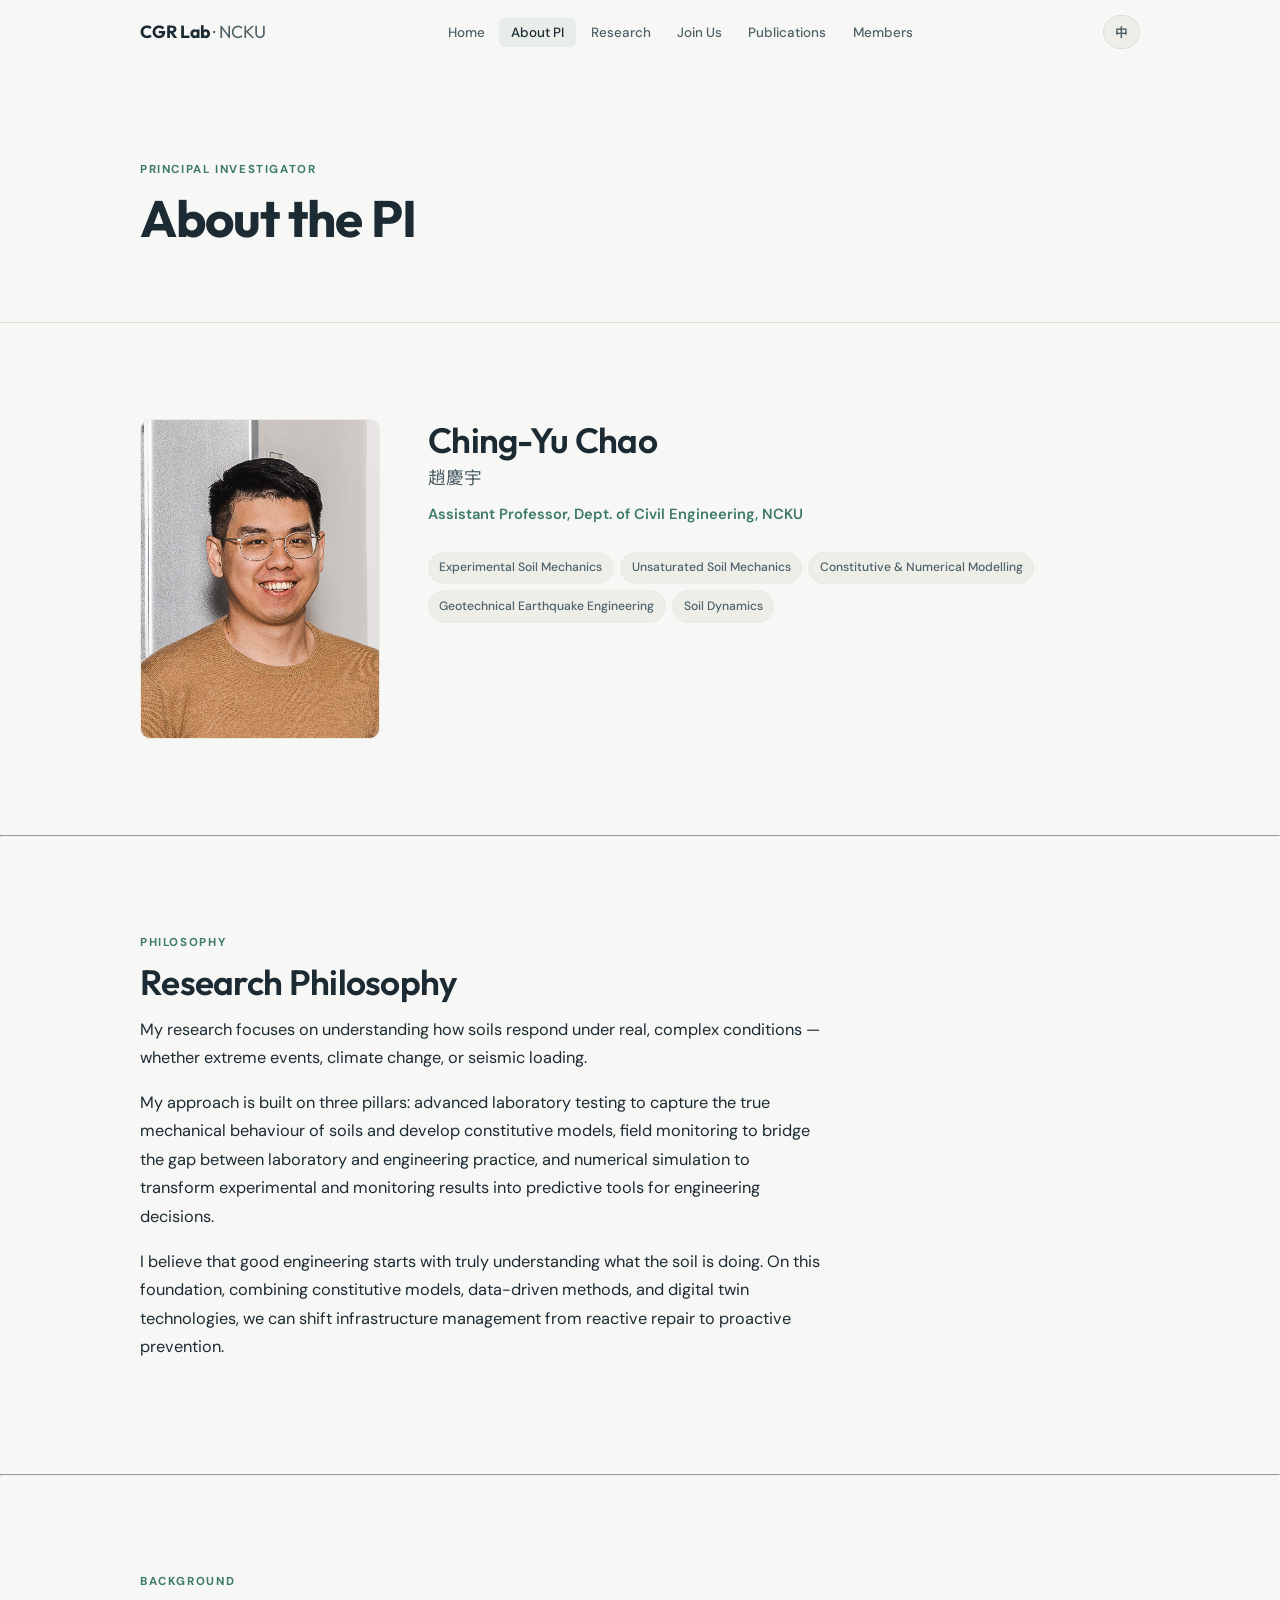
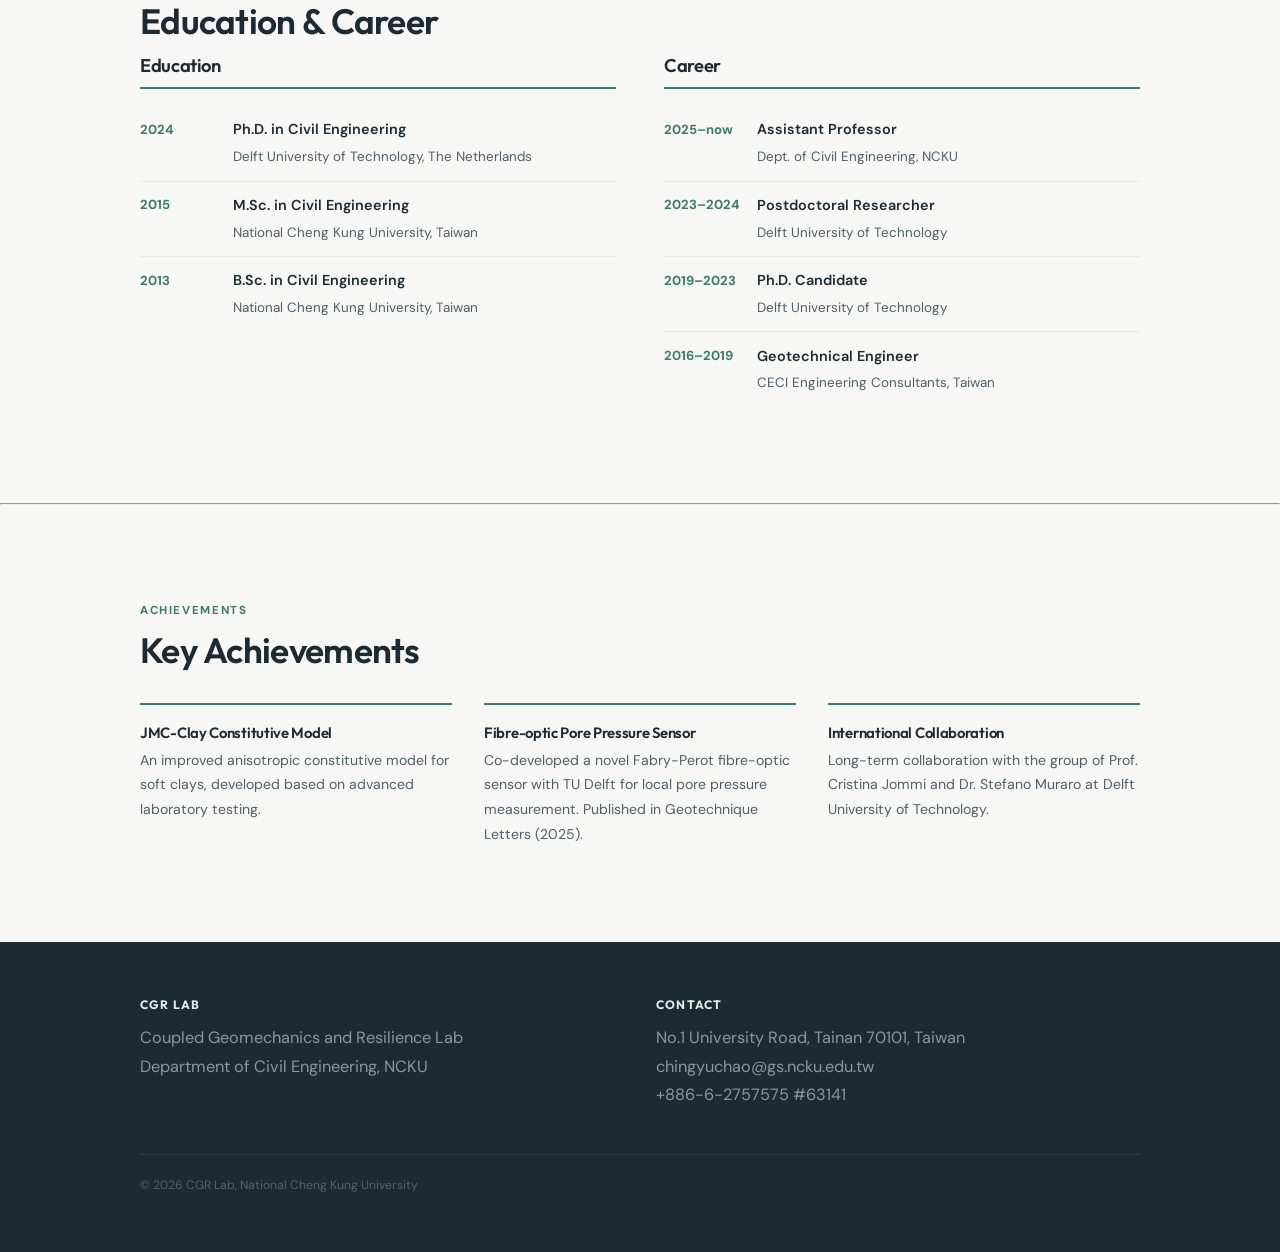
<file: en/about.html>
<!DOCTYPE html><html lang="en"><head><meta charset="UTF-8"><meta name="viewport" content="width=device-width,initial-scale=1.0"><title>About the PI — CGR Lab | NCKU</title><link rel="stylesheet" href="../style.css"></head><body>
<nav class="nav"><div class="w"><a href="index.html" class="nav-logo">CGR Lab <span>· NCKU</span></a><ul class="nav-links"><li><a href="index.html">Home</a></li><li><a href="about.html" class="active">About PI</a></li><li><a href="research.html">Research</a></li><li><a href="join.html">Join Us</a></li><li><a href="publications.html">Publications</a></li><li><a href="members.html">Members</a></li></ul><a href="../about.html" class="lang-toggle">中</a><button class="nav-toggle" aria-label="Toggle menu"><span></span><span></span><span></span></button></div></nav>
<header class="page-head"><div class="w"><span class="label reveal">Principal Investigator</span><h1 class="reveal">About the PI</h1></div></header>
<section><div class="w"><div class="profile reveal"><img src="../me.jpg" alt="Ching-Yu Chao" class="profile-photo" style="object-fit:cover"><div><h2 class="profile-name">Ching-Yu Chao</h2><p class="profile-name-en">趙慶宇</p><p class="profile-pos">Assistant Professor, Dept. of Civil Engineering, NCKU</p><div class="expertise"><span>Experimental Soil Mechanics</span><span>Unsaturated Soil Mechanics</span><span>Constitutive & Numerical Modelling</span><span>Geotechnical Earthquake Engineering</span><span>Soil Dynamics</span></div></div></div></div></section>
<hr class="divider">
<section><div class="w"><span class="label reveal">Philosophy</span><h2 class="reveal">Research Philosophy</h2><div style="max-width:680px" class="reveal"><p>My research focuses on understanding how soils respond under real, complex conditions — whether extreme events, climate change, or seismic loading.</p><p>My approach is built on three pillars: advanced laboratory testing to capture the true mechanical behaviour of soils and develop constitutive models, field monitoring to bridge the gap between laboratory and engineering practice, and numerical simulation to transform experimental and monitoring results into predictive tools for engineering decisions.</p><p>I believe that good engineering starts with truly understanding what the soil is doing. On this foundation, combining constitutive models, data-driven methods, and digital twin technologies, we can shift infrastructure management from reactive repair to proactive prevention.</p></div></div></section>
<hr class="divider">
<section><div class="w"><span class="label reveal">Background</span><h2 class="reveal">Education & Career</h2><div class="tl-grid reveal"><div class="tl"><h3>Education</h3><div class="tl-item"><div class="tl-year">2024</div><div class="tl-text"><strong>Ph.D. in Civil Engineering</strong><span>Delft University of Technology, The Netherlands</span></div></div><div class="tl-item"><div class="tl-year">2015</div><div class="tl-text"><strong>M.Sc. in Civil Engineering</strong><span>National Cheng Kung University, Taiwan</span></div></div><div class="tl-item"><div class="tl-year">2013</div><div class="tl-text"><strong>B.Sc. in Civil Engineering</strong><span>National Cheng Kung University, Taiwan</span></div></div></div><div class="tl"><h3>Career</h3><div class="tl-item"><div class="tl-year">2025–now</div><div class="tl-text"><strong>Assistant Professor</strong><span>Dept. of Civil Engineering, NCKU</span></div></div><div class="tl-item"><div class="tl-year">2023–2024</div><div class="tl-text"><strong>Postdoctoral Researcher</strong><span>Delft University of Technology</span></div></div><div class="tl-item"><div class="tl-year">2019–2023</div><div class="tl-text"><strong>Ph.D. Candidate</strong><span>Delft University of Technology</span></div></div><div class="tl-item"><div class="tl-year">2016–2019</div><div class="tl-text"><strong>Geotechnical Engineer</strong><span>CECI Engineering Consultants, Taiwan</span></div></div></div></div></div></section>
<hr class="divider">
<section><div class="w"><span class="label reveal">Achievements</span><h2 class="reveal">Key Achievements</h2><div class="hl-row reveal-group" style="margin-top:2rem"><div class="hl reveal"><h4>JMC-Clay Constitutive Model</h4><p>An improved anisotropic constitutive model for soft clays, developed based on advanced laboratory testing.</p></div><div class="hl reveal"><h4>Fibre-optic Pore Pressure Sensor</h4><p>Co-developed a novel Fabry-Perot fibre-optic sensor with TU Delft for local pore pressure measurement. Published in Geotechnique Letters (2025).</p></div><div class="hl reveal"><h4>International Collaboration</h4><p>Long-term collaboration with the group of Prof. Cristina Jommi and Dr. Stefano Muraro at Delft University of Technology.</p></div></div></div></section>
<footer class="footer"><div class="w"><div class="footer-grid"><div><h4>CGR Lab</h4><p>Coupled Geomechanics and Resilience Lab<br>Department of Civil Engineering, NCKU</p></div><div><h4>Contact</h4><p>No.1 University Road, Tainan 70101, Taiwan<br><a href="mailto:chingyuchao@gs.ncku.edu.tw">chingyuchao@gs.ncku.edu.tw</a><br>+886-6-2757575 #63141</p></div></div><div class="footer-bottom">© 2026 CGR Lab, National Cheng Kung University</div></div></footer>
<script src="../main.js"></script></body></html>
</file>
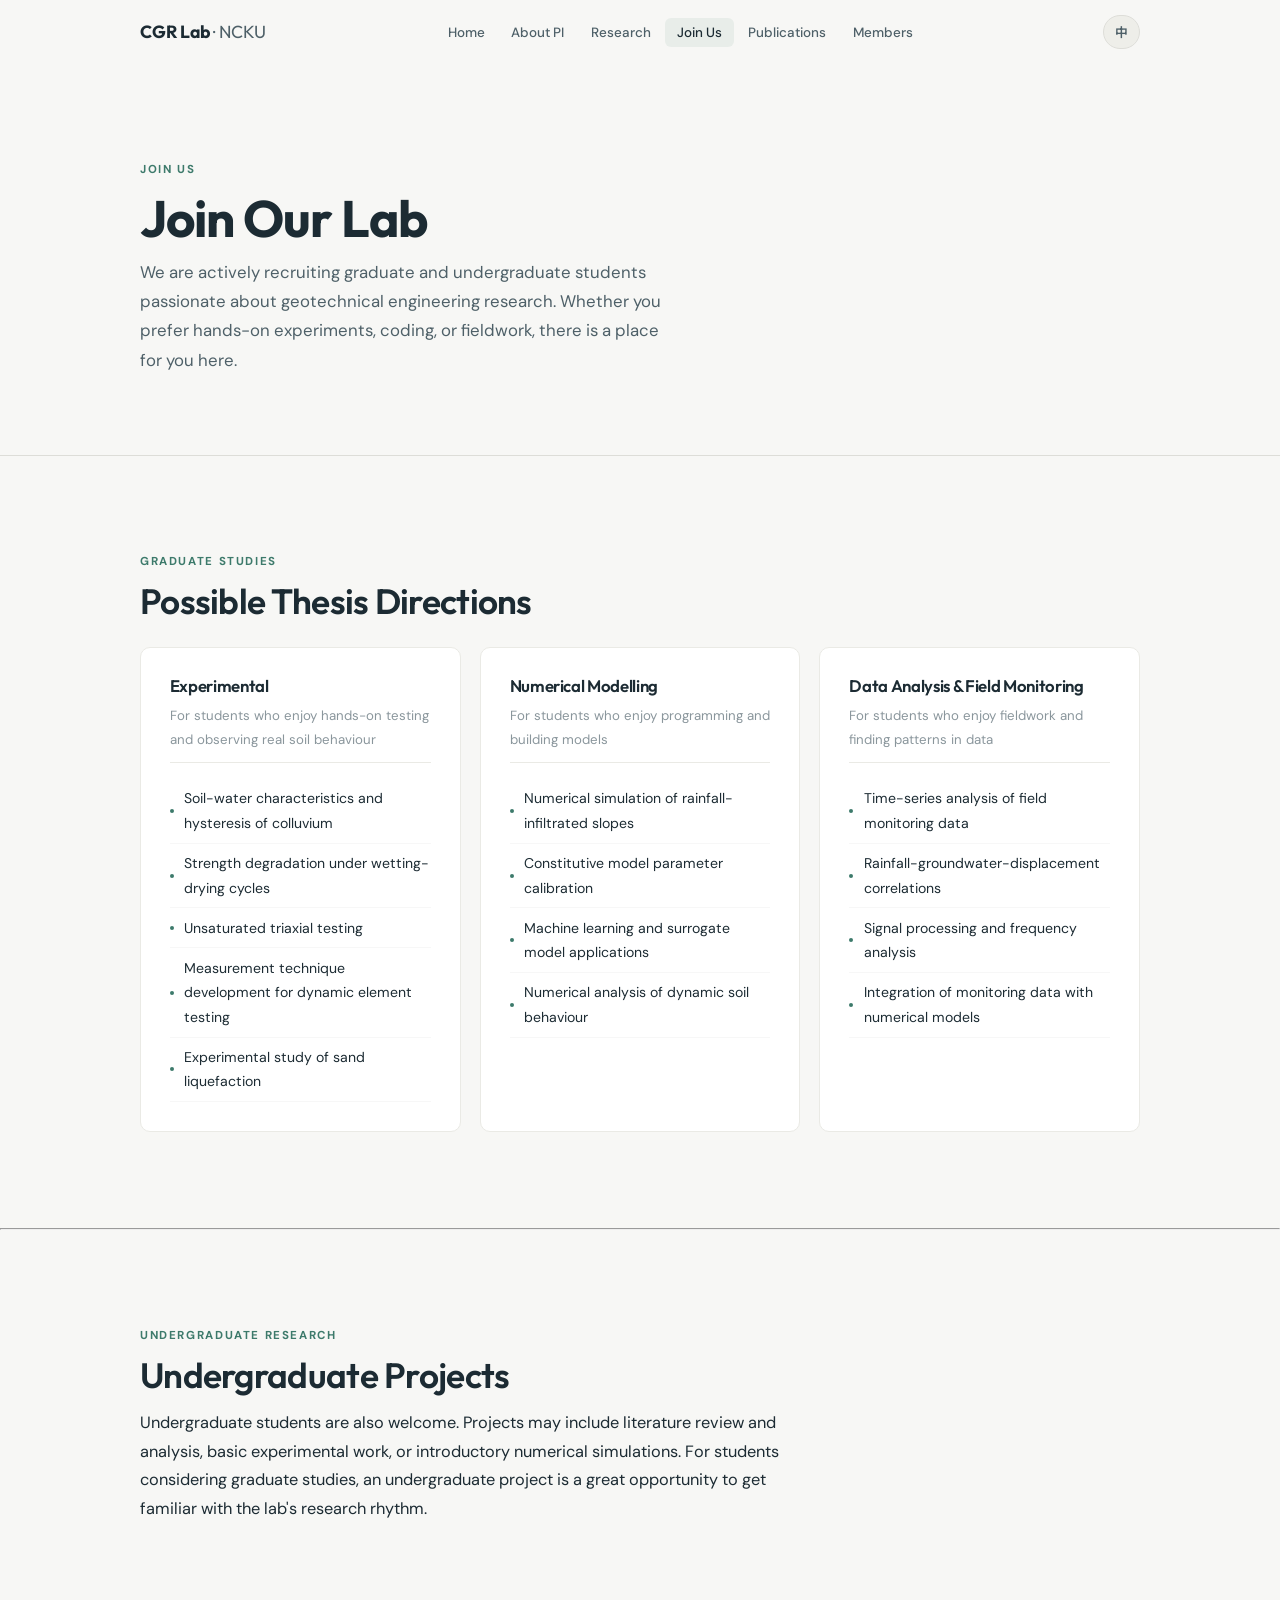
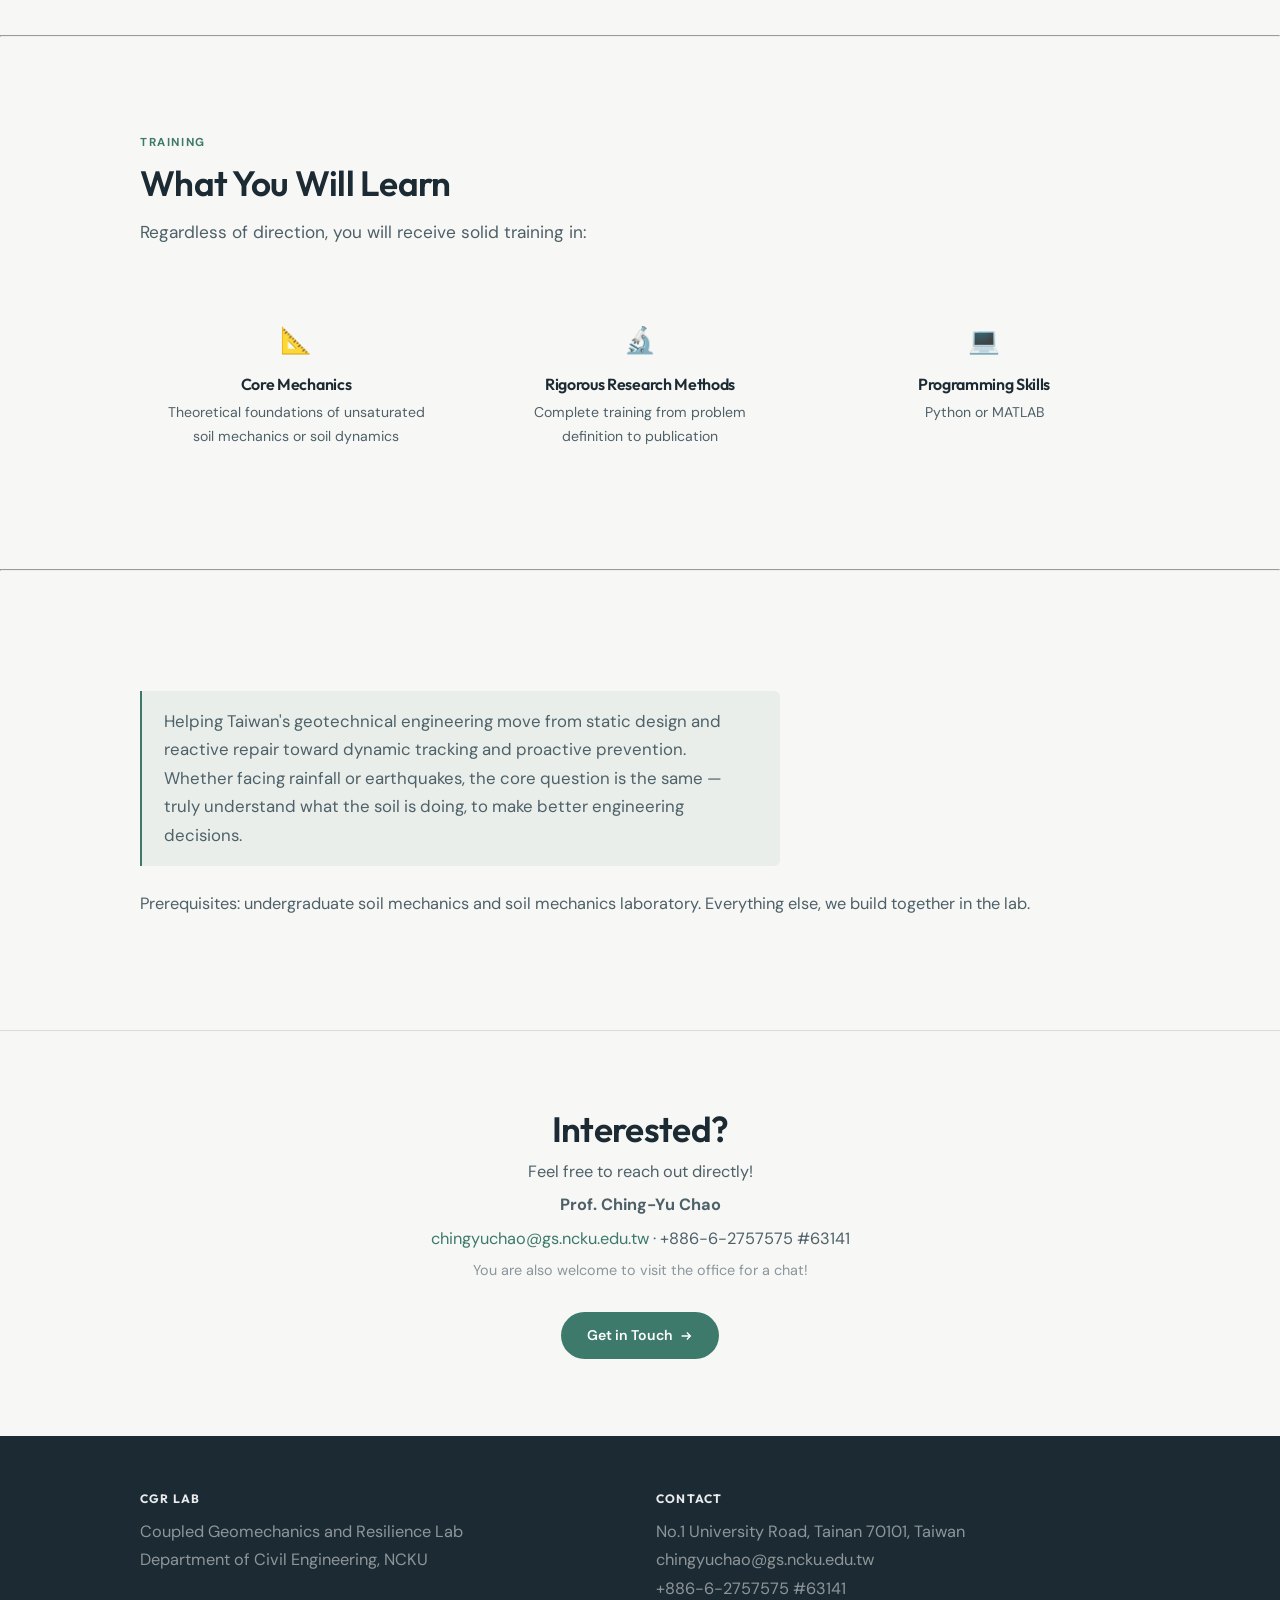
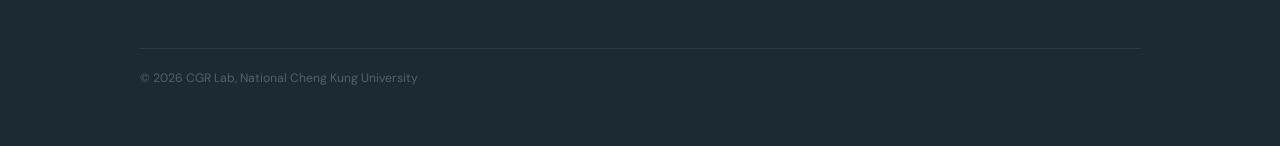
<file: en/join.html>
<!DOCTYPE html><html lang="en"><head><meta charset="UTF-8"><meta name="viewport" content="width=device-width,initial-scale=1.0"><title>Join Us — CGR Lab | NCKU</title><link rel="stylesheet" href="../style.css"></head><body>
<nav class="nav"><div class="w"><a href="index.html" class="nav-logo">CGR Lab <span>· NCKU</span></a><ul class="nav-links"><li><a href="index.html">Home</a></li><li><a href="about.html">About PI</a></li><li><a href="research.html">Research</a></li><li><a href="join.html" class="active">Join Us</a></li><li><a href="publications.html">Publications</a></li><li><a href="members.html">Members</a></li></ul><a href="../join.html" class="lang-toggle">中</a><button class="nav-toggle" aria-label="Toggle menu"><span></span><span></span><span></span></button></div></nav>
<header class="page-head"><div class="w"><span class="label reveal">Join Us</span><h1 class="reveal">Join Our Lab</h1><p class="reveal">We are actively recruiting graduate and undergraduate students passionate about geotechnical engineering research. Whether you prefer hands-on experiments, coding, or fieldwork, there is a place for you here.</p></div></header>
<section><div class="w"><span class="label reveal">Graduate Studies</span><h2 class="reveal">Possible Thesis Directions</h2><div class="cols-3 reveal-group" style="margin-top:1.5rem">
<div class="col reveal"><h3>Experimental</h3><p class="col-sub">For students who enjoy hands-on testing and observing real soil behaviour</p><ul><li>Soil-water characteristics and hysteresis of colluvium</li><li>Strength degradation under wetting-drying cycles</li><li>Unsaturated triaxial testing</li><li>Measurement technique development for dynamic element testing</li><li>Experimental study of sand liquefaction</li></ul></div>
<div class="col reveal"><h3>Numerical Modelling</h3><p class="col-sub">For students who enjoy programming and building models</p><ul><li>Numerical simulation of rainfall-infiltrated slopes</li><li>Constitutive model parameter calibration</li><li>Machine learning and surrogate model applications</li><li>Numerical analysis of dynamic soil behaviour</li></ul></div>
<div class="col reveal"><h3>Data Analysis & Field Monitoring</h3><p class="col-sub">For students who enjoy fieldwork and finding patterns in data</p><ul><li>Time-series analysis of field monitoring data</li><li>Rainfall-groundwater-displacement correlations</li><li>Signal processing and frequency analysis</li><li>Integration of monitoring data with numerical models</li></ul></div>
</div></div></section>
<hr class="divider">
<section><div class="w"><span class="label reveal">Undergraduate Research</span><h2 class="reveal">Undergraduate Projects</h2><p style="max-width:640px" class="reveal">Undergraduate students are also welcome. Projects may include literature review and analysis, basic experimental work, or introductory numerical simulations. For students considering graduate studies, an undergraduate project is a great opportunity to get familiar with the lab's research rhythm.</p></div></section>
<hr class="divider">
<section><div class="w"><span class="label reveal">Training</span><h2 class="reveal">What You Will Learn</h2><p class="section-intro reveal">Regardless of direction, you will receive solid training in:</p><div class="learn-row reveal-group">
<div class="learn reveal"><div class="learn-icon">📐</div><h4>Core Mechanics</h4><p>Theoretical foundations of unsaturated soil mechanics or soil dynamics</p></div>
<div class="learn reveal"><div class="learn-icon">🔬</div><h4>Rigorous Research Methods</h4><p>Complete training from problem definition to publication</p></div>
<div class="learn reveal"><div class="learn-icon">💻</div><h4>Programming Skills</h4><p>Python or MATLAB</p></div>
</div></div></section>
<hr class="divider">
<section><div class="w"><blockquote class="reveal" style="max-width:640px;font-size:1.05rem">Helping Taiwan's geotechnical engineering move from static design and reactive repair toward dynamic tracking and proactive prevention. Whether facing rainfall or earthquakes, the core question is the same — truly understand what the soil is doing, to make better engineering decisions.</blockquote><p style="margin-top:1.5rem;color:var(--text-2)" class="reveal">Prerequisites: undergraduate soil mechanics and soil mechanics laboratory. Everything else, we build together in the lab.</p></div></section>
<section class="cta" style="border-top:1px solid var(--border)"><div class="w reveal"><h2>Interested?</h2><p>Feel free to reach out directly!</p><p><strong>Prof. Ching-Yu Chao</strong></p><p><a href="mailto:chingyuchao@gs.ncku.edu.tw">chingyuchao@gs.ncku.edu.tw</a> · +886-6-2757575 #63141</p><p style="color:var(--text-3);font-size:.9rem;margin-top:.3rem">You are also welcome to visit the office for a chat!</p><a href="mailto:chingyuchao@gs.ncku.edu.tw" class="btn btn-fill" style="margin-top:1.5rem">Get in Touch <svg viewBox="0 0 16 16" fill="none" stroke="currentColor" stroke-width="1.5" style="width:14px;height:14px"><path d="M3 8h10m-4-4 4 4-4 4"/></svg></a></div></section>
<footer class="footer"><div class="w"><div class="footer-grid"><div><h4>CGR Lab</h4><p>Coupled Geomechanics and Resilience Lab<br>Department of Civil Engineering, NCKU</p></div><div><h4>Contact</h4><p>No.1 University Road, Tainan 70101, Taiwan<br><a href="mailto:chingyuchao@gs.ncku.edu.tw">chingyuchao@gs.ncku.edu.tw</a><br>+886-6-2757575 #63141</p></div></div><div class="footer-bottom">© 2026 CGR Lab, National Cheng Kung University</div></div></footer>
<script src="../main.js"></script></body></html>
</file>
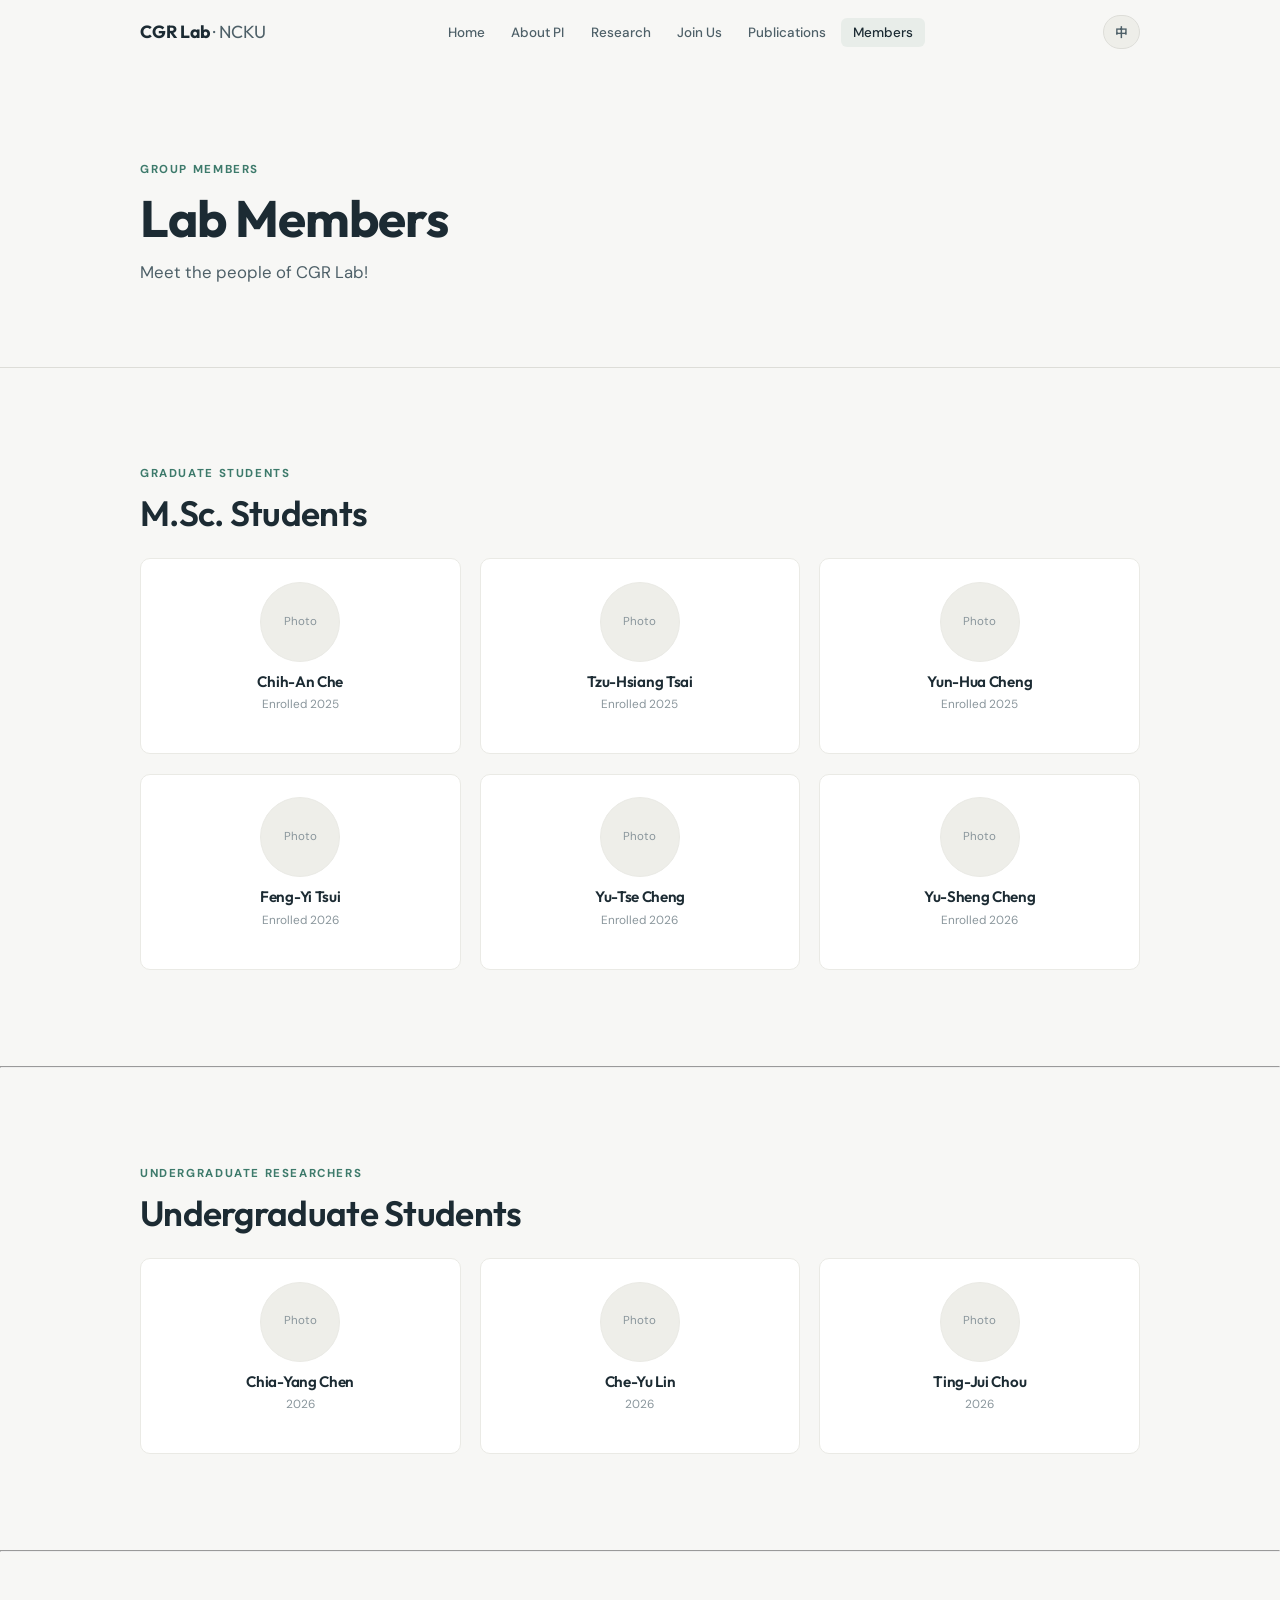
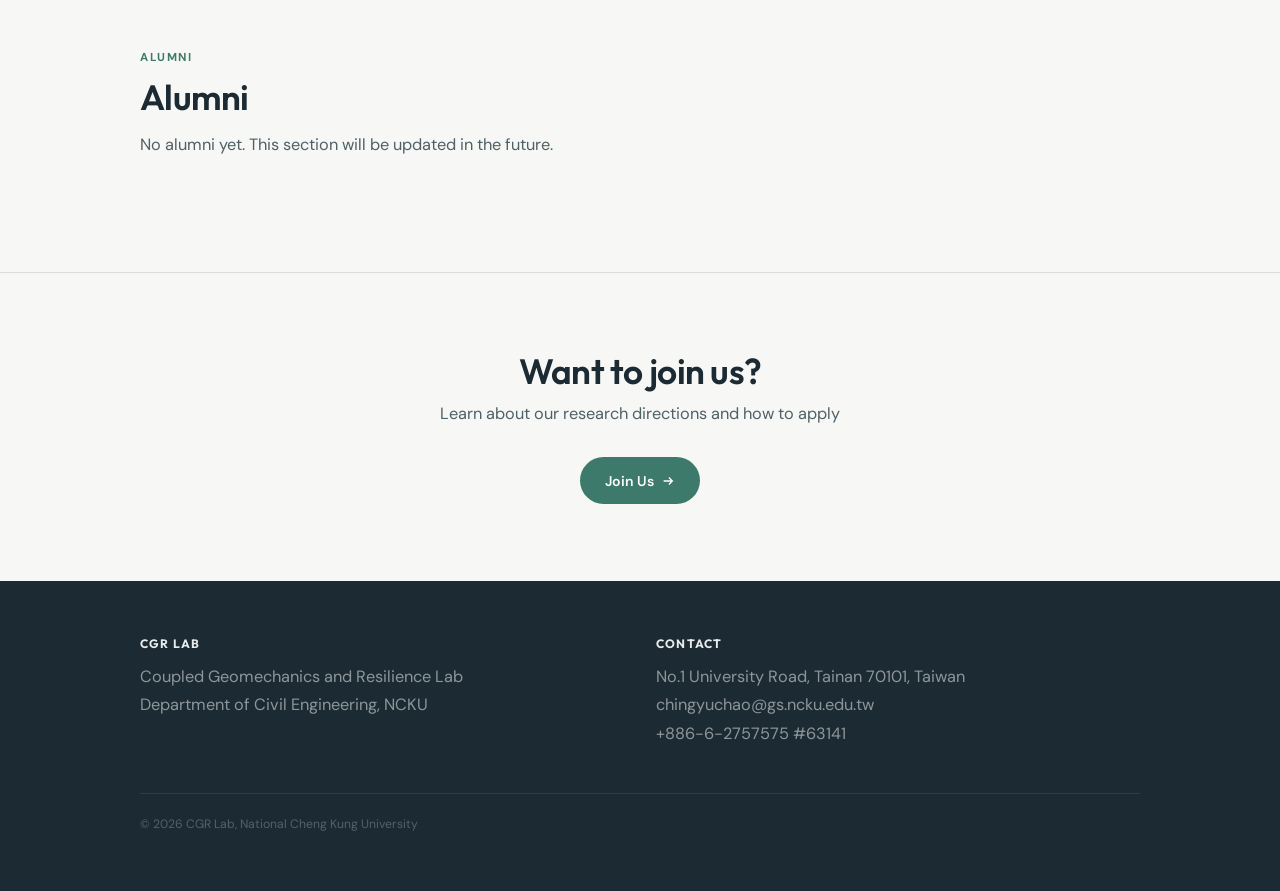
<file: en/members.html>
<!DOCTYPE html><html lang="en"><head><meta charset="UTF-8"><meta name="viewport" content="width=device-width,initial-scale=1.0"><title>Members — CGR Lab | NCKU</title><link rel="stylesheet" href="../style.css"></head><body>
<nav class="nav"><div class="w"><a href="index.html" class="nav-logo">CGR Lab <span>· NCKU</span></a><ul class="nav-links"><li><a href="index.html">Home</a></li><li><a href="about.html">About PI</a></li><li><a href="research.html">Research</a></li><li><a href="join.html">Join Us</a></li><li><a href="publications.html">Publications</a></li><li><a href="members.html" class="active">Members</a></li></ul><a href="../members.html" class="lang-toggle">中</a><button class="nav-toggle" aria-label="Toggle menu"><span></span><span></span><span></span></button></div></nav>
<header class="page-head"><div class="w"><span class="label reveal">Group Members</span><h1 class="reveal">Lab Members</h1><p class="reveal">Meet the people of CGR Lab!</p></div></header>
<section><div class="w"><span class="label reveal">Graduate Students</span><h2 class="reveal">M.Sc. Students</h2><div class="m-grid reveal-group" style="margin-top:1.5rem">
<div class="m-card reveal"><div class="m-photo">Photo</div><h4>Chih-An Che</h4><p class="m-year">Enrolled 2025</p></div>
<div class="m-card reveal"><div class="m-photo">Photo</div><h4>Tzu-Hsiang Tsai</h4><p class="m-year">Enrolled 2025</p></div>
<div class="m-card reveal"><div class="m-photo">Photo</div><h4>Yun-Hua Cheng</h4><p class="m-year">Enrolled 2025</p></div>
<div class="m-card reveal"><div class="m-photo">Photo</div><h4>Feng-Yi Tsui</h4><p class="m-year">Enrolled 2026</p></div>
<div class="m-card reveal"><div class="m-photo">Photo</div><h4>Yu-Tse Cheng</h4><p class="m-year">Enrolled 2026</p></div>
<div class="m-card reveal"><div class="m-photo">Photo</div><h4>Yu-Sheng Cheng</h4><p class="m-year">Enrolled 2026</p></div>
</div></div></section>
<hr class="divider">
<section><div class="w"><span class="label reveal">Undergraduate Researchers</span><h2 class="reveal">Undergraduate Students</h2><div class="m-grid reveal-group" style="margin-top:1.5rem">
<div class="m-card reveal"><div class="m-photo">Photo</div><h4>Chia-Yang Chen</h4><p class="m-year">2026</p></div>
<div class="m-card reveal"><div class="m-photo">Photo</div><h4>Che-Yu Lin</h4><p class="m-year">2026</p></div>
<div class="m-card reveal"><div class="m-photo">Photo</div><h4>Ting-Jui Chou</h4><p class="m-year">2026</p></div>
</div></div></section>
<hr class="divider">
<section><div class="w"><span class="label reveal">Alumni</span><h2 class="reveal">Alumni</h2><p style="color:var(--text-2)" class="reveal">No alumni yet. This section will be updated in the future.</p></div></section>
<section class="cta reveal" style="border-top:1px solid var(--border)"><div class="w"><h2>Want to join us?</h2><p style="color:var(--text-2)">Learn about our research directions and how to apply</p><a href="join.html" class="btn btn-fill" style="margin-top:1.5rem">Join Us <svg viewBox="0 0 16 16" fill="none" stroke="currentColor" stroke-width="1.5" style="width:14px;height:14px"><path d="M3 8h10m-4-4 4 4-4 4"/></svg></a></div></section>
<footer class="footer"><div class="w"><div class="footer-grid"><div><h4>CGR Lab</h4><p>Coupled Geomechanics and Resilience Lab<br>Department of Civil Engineering, NCKU</p></div><div><h4>Contact</h4><p>No.1 University Road, Tainan 70101, Taiwan<br><a href="mailto:chingyuchao@gs.ncku.edu.tw">chingyuchao@gs.ncku.edu.tw</a><br>+886-6-2757575 #63141</p></div></div><div class="footer-bottom">© 2026 CGR Lab, National Cheng Kung University</div></div></footer>
<script src="../main.js"></script></body></html>
</file>
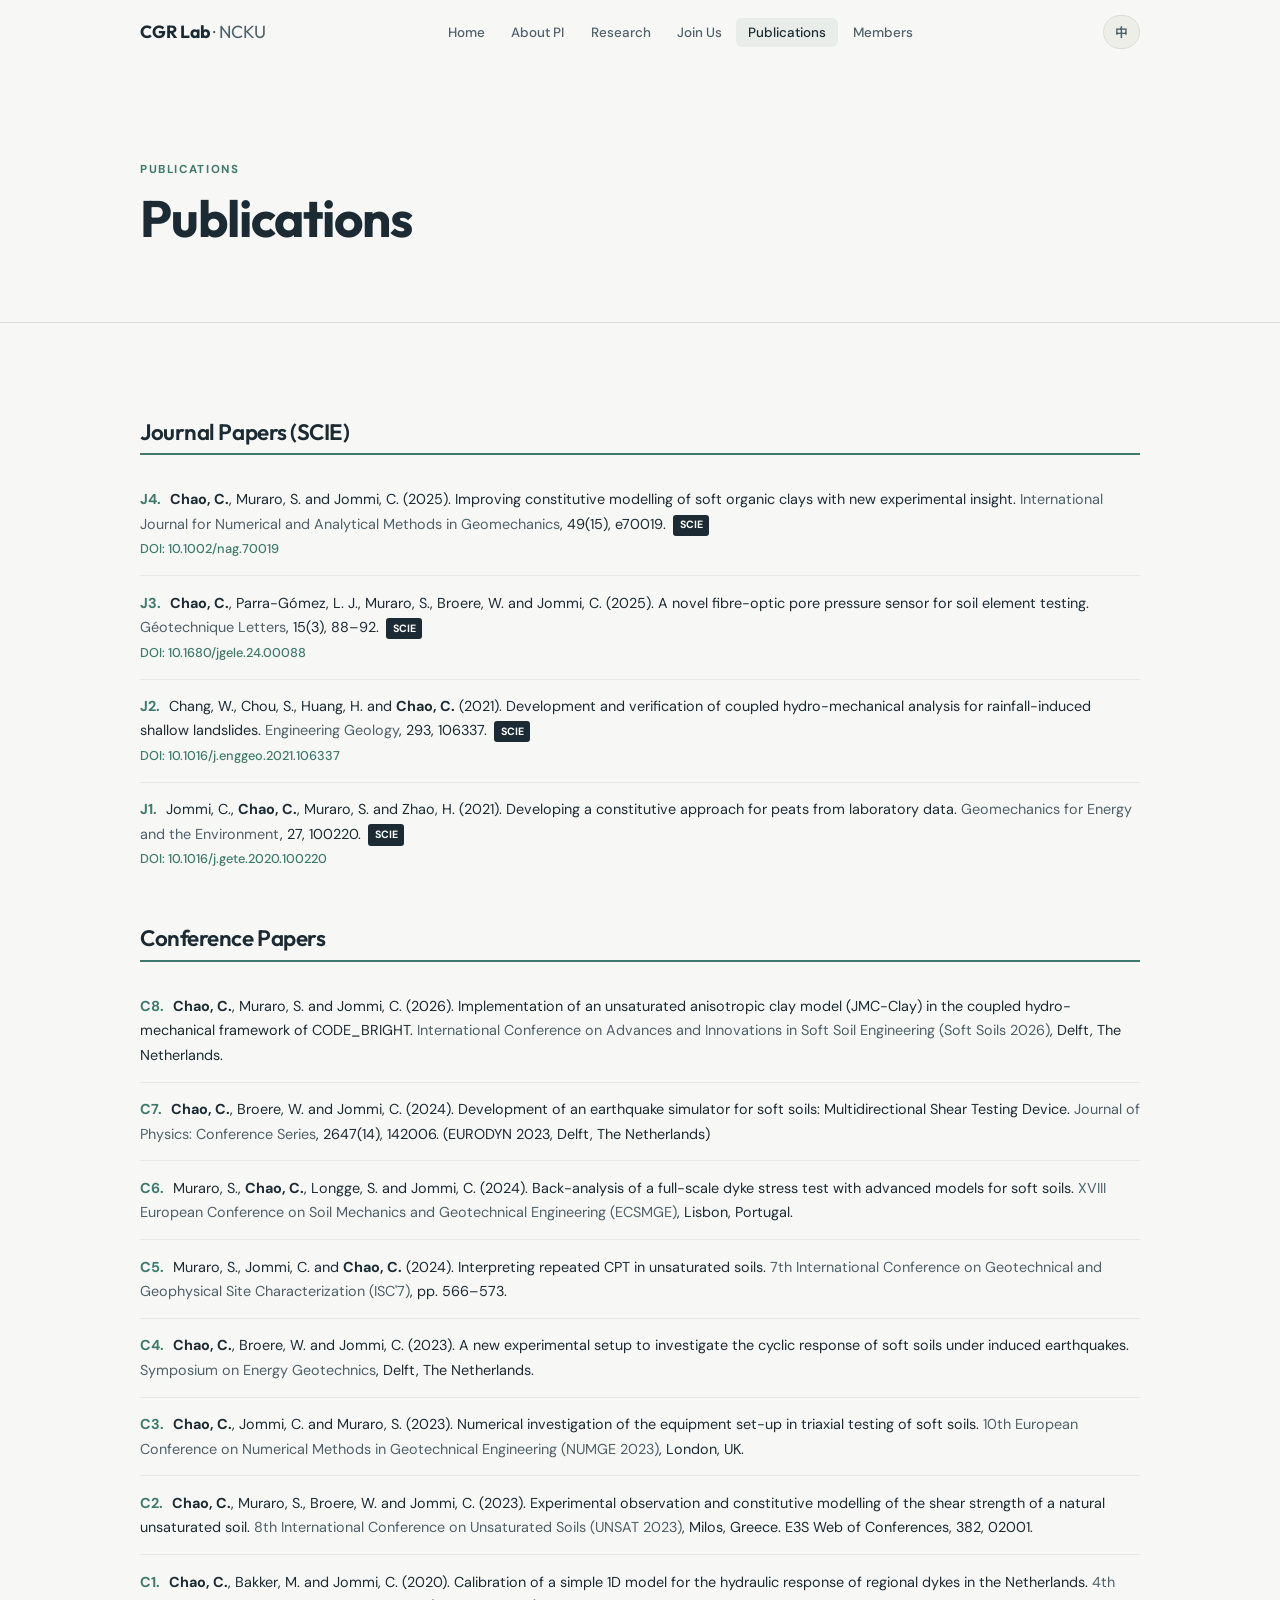
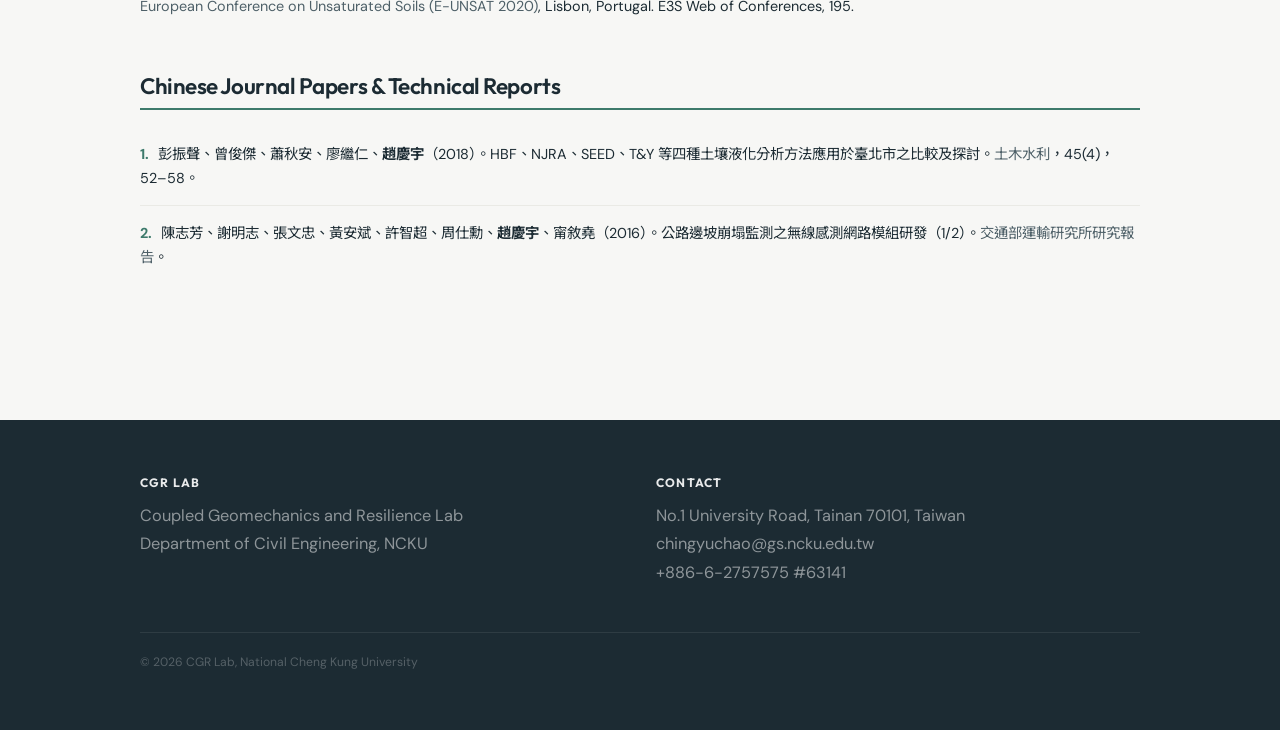
<file: en/publications.html>
<!DOCTYPE html><html lang="en"><head><meta charset="UTF-8"><meta name="viewport" content="width=device-width,initial-scale=1.0"><title>Publications — CGR Lab | NCKU</title><link rel="stylesheet" href="../style.css"></head><body>
<nav class="nav"><div class="w"><a href="index.html" class="nav-logo">CGR Lab <span>· NCKU</span></a><ul class="nav-links"><li><a href="index.html">Home</a></li><li><a href="about.html">About PI</a></li><li><a href="research.html">Research</a></li><li><a href="join.html">Join Us</a></li><li><a href="publications.html" class="active">Publications</a></li><li><a href="members.html">Members</a></li></ul><a href="../publications.html" class="lang-toggle">中</a><button class="nav-toggle" aria-label="Toggle menu"><span></span><span></span><span></span></button></div></nav>
<header class="page-head"><div class="w"><span class="label reveal">Publications</span><h1 class="reveal">Publications</h1></div></header>
<section><div class="w">
<div class="pub-sec reveal"><h2>Journal Papers (SCIE)</h2>
<div class="pub"><span class="pub-n">J4.</span> <span class="pub-me">Chao, C.</span>, Muraro, S. and Jommi, C. (2025). Improving constitutive modelling of soft organic clays with new experimental insight. <span class="pub-j">International Journal for Numerical and Analytical Methods in Geomechanics</span>, 49(15), e70019. <span class="pub-badge">SCIE</span><br><a href="https://doi.org/10.1002/nag.70019" target="_blank" rel="noopener">DOI: 10.1002/nag.70019</a></div>
<div class="pub"><span class="pub-n">J3.</span> <span class="pub-me">Chao, C.</span>, Parra-Gómez, L. J., Muraro, S., Broere, W. and Jommi, C. (2025). A novel fibre-optic pore pressure sensor for soil element testing. <span class="pub-j">Géotechnique Letters</span>, 15(3), 88–92. <span class="pub-badge">SCIE</span><br><a href="https://doi.org/10.1680/jgele.24.00088" target="_blank" rel="noopener">DOI: 10.1680/jgele.24.00088</a></div>
<div class="pub"><span class="pub-n">J2.</span> Chang, W., Chou, S., Huang, H. and <span class="pub-me">Chao, C.</span> (2021). Development and verification of coupled hydro-mechanical analysis for rainfall-induced shallow landslides. <span class="pub-j">Engineering Geology</span>, 293, 106337. <span class="pub-badge">SCIE</span><br><a href="https://doi.org/10.1016/j.enggeo.2021.106337" target="_blank" rel="noopener">DOI: 10.1016/j.enggeo.2021.106337</a></div>
<div class="pub"><span class="pub-n">J1.</span> Jommi, C., <span class="pub-me">Chao, C.</span>, Muraro, S. and Zhao, H. (2021). Developing a constitutive approach for peats from laboratory data. <span class="pub-j">Geomechanics for Energy and the Environment</span>, 27, 100220. <span class="pub-badge">SCIE</span><br><a href="https://doi.org/10.1016/j.gete.2020.100220" target="_blank" rel="noopener">DOI: 10.1016/j.gete.2020.100220</a></div>
</div>
<div class="pub-sec reveal"><h2>Conference Papers</h2>
<div class="pub"><span class="pub-n">C8.</span> <span class="pub-me">Chao, C.</span>, Muraro, S. and Jommi, C. (2026). Implementation of an unsaturated anisotropic clay model (JMC-Clay) in the coupled hydro-mechanical framework of CODE_BRIGHT. <span class="pub-j">International Conference on Advances and Innovations in Soft Soil Engineering (Soft Soils 2026)</span>, Delft, The Netherlands.</div>
<div class="pub"><span class="pub-n">C7.</span> <span class="pub-me">Chao, C.</span>, Broere, W. and Jommi, C. (2024). Development of an earthquake simulator for soft soils: Multidirectional Shear Testing Device. <span class="pub-j">Journal of Physics: Conference Series</span>, 2647(14), 142006. (EURODYN 2023, Delft, The Netherlands)</div>
<div class="pub"><span class="pub-n">C6.</span> Muraro, S., <span class="pub-me">Chao, C.</span>, Longge, S. and Jommi, C. (2024). Back-analysis of a full-scale dyke stress test with advanced models for soft soils. <span class="pub-j">XVIII European Conference on Soil Mechanics and Geotechnical Engineering (ECSMGE)</span>, Lisbon, Portugal.</div>
<div class="pub"><span class="pub-n">C5.</span> Muraro, S., Jommi, C. and <span class="pub-me">Chao, C.</span> (2024). Interpreting repeated CPT in unsaturated soils. <span class="pub-j">7th International Conference on Geotechnical and Geophysical Site Characterization (ISC'7)</span>, pp. 566–573.</div>
<div class="pub"><span class="pub-n">C4.</span> <span class="pub-me">Chao, C.</span>, Broere, W. and Jommi, C. (2023). A new experimental setup to investigate the cyclic response of soft soils under induced earthquakes. <span class="pub-j">Symposium on Energy Geotechnics</span>, Delft, The Netherlands.</div>
<div class="pub"><span class="pub-n">C3.</span> <span class="pub-me">Chao, C.</span>, Jommi, C. and Muraro, S. (2023). Numerical investigation of the equipment set-up in triaxial testing of soft soils. <span class="pub-j">10th European Conference on Numerical Methods in Geotechnical Engineering (NUMGE 2023)</span>, London, UK.</div>
<div class="pub"><span class="pub-n">C2.</span> <span class="pub-me">Chao, C.</span>, Muraro, S., Broere, W. and Jommi, C. (2023). Experimental observation and constitutive modelling of the shear strength of a natural unsaturated soil. <span class="pub-j">8th International Conference on Unsaturated Soils (UNSAT 2023)</span>, Milos, Greece. E3S Web of Conferences, 382, 02001.</div>
<div class="pub"><span class="pub-n">C1.</span> <span class="pub-me">Chao, C.</span>, Bakker, M. and Jommi, C. (2020). Calibration of a simple 1D model for the hydraulic response of regional dykes in the Netherlands. <span class="pub-j">4th European Conference on Unsaturated Soils (E-UNSAT 2020)</span>, Lisbon, Portugal. E3S Web of Conferences, 195.</div>
</div>
<div class="pub-sec reveal"><h2>Chinese Journal Papers &amp; Technical Reports</h2>
<div class="pub"><span class="pub-n">1.</span> 彭振聲、曾俊傑、蕭秋安、廖繼仁、<span class="pub-me">趙慶宇</span>（2018）。HBF、NJRA、SEED、T&amp;Y 等四種土壤液化分析方法應用於臺北市之比較及探討。<span class="pub-j">土木水利</span>，45(4)，52–58。</div>
<div class="pub"><span class="pub-n">2.</span> 陳志芳、謝明志、張文忠、黃安斌、許智超、周仕勳、<span class="pub-me">趙慶宇</span>、甯敘堯（2016）。公路邊坡崩塌監測之無線感測網路模組研發（1/2）。<span class="pub-j">交通部運輸研究所研究報告</span>。</div>
</div></div></section>
<footer class="footer"><div class="w"><div class="footer-grid"><div><h4>CGR Lab</h4><p>Coupled Geomechanics and Resilience Lab<br>Department of Civil Engineering, NCKU</p></div><div><h4>Contact</h4><p>No.1 University Road, Tainan 70101, Taiwan<br><a href="mailto:chingyuchao@gs.ncku.edu.tw">chingyuchao@gs.ncku.edu.tw</a><br>+886-6-2757575 #63141</p></div></div><div class="footer-bottom">© 2026 CGR Lab, National Cheng Kung University</div></div></footer>
<script src="../main.js"></script></body></html>
</file>
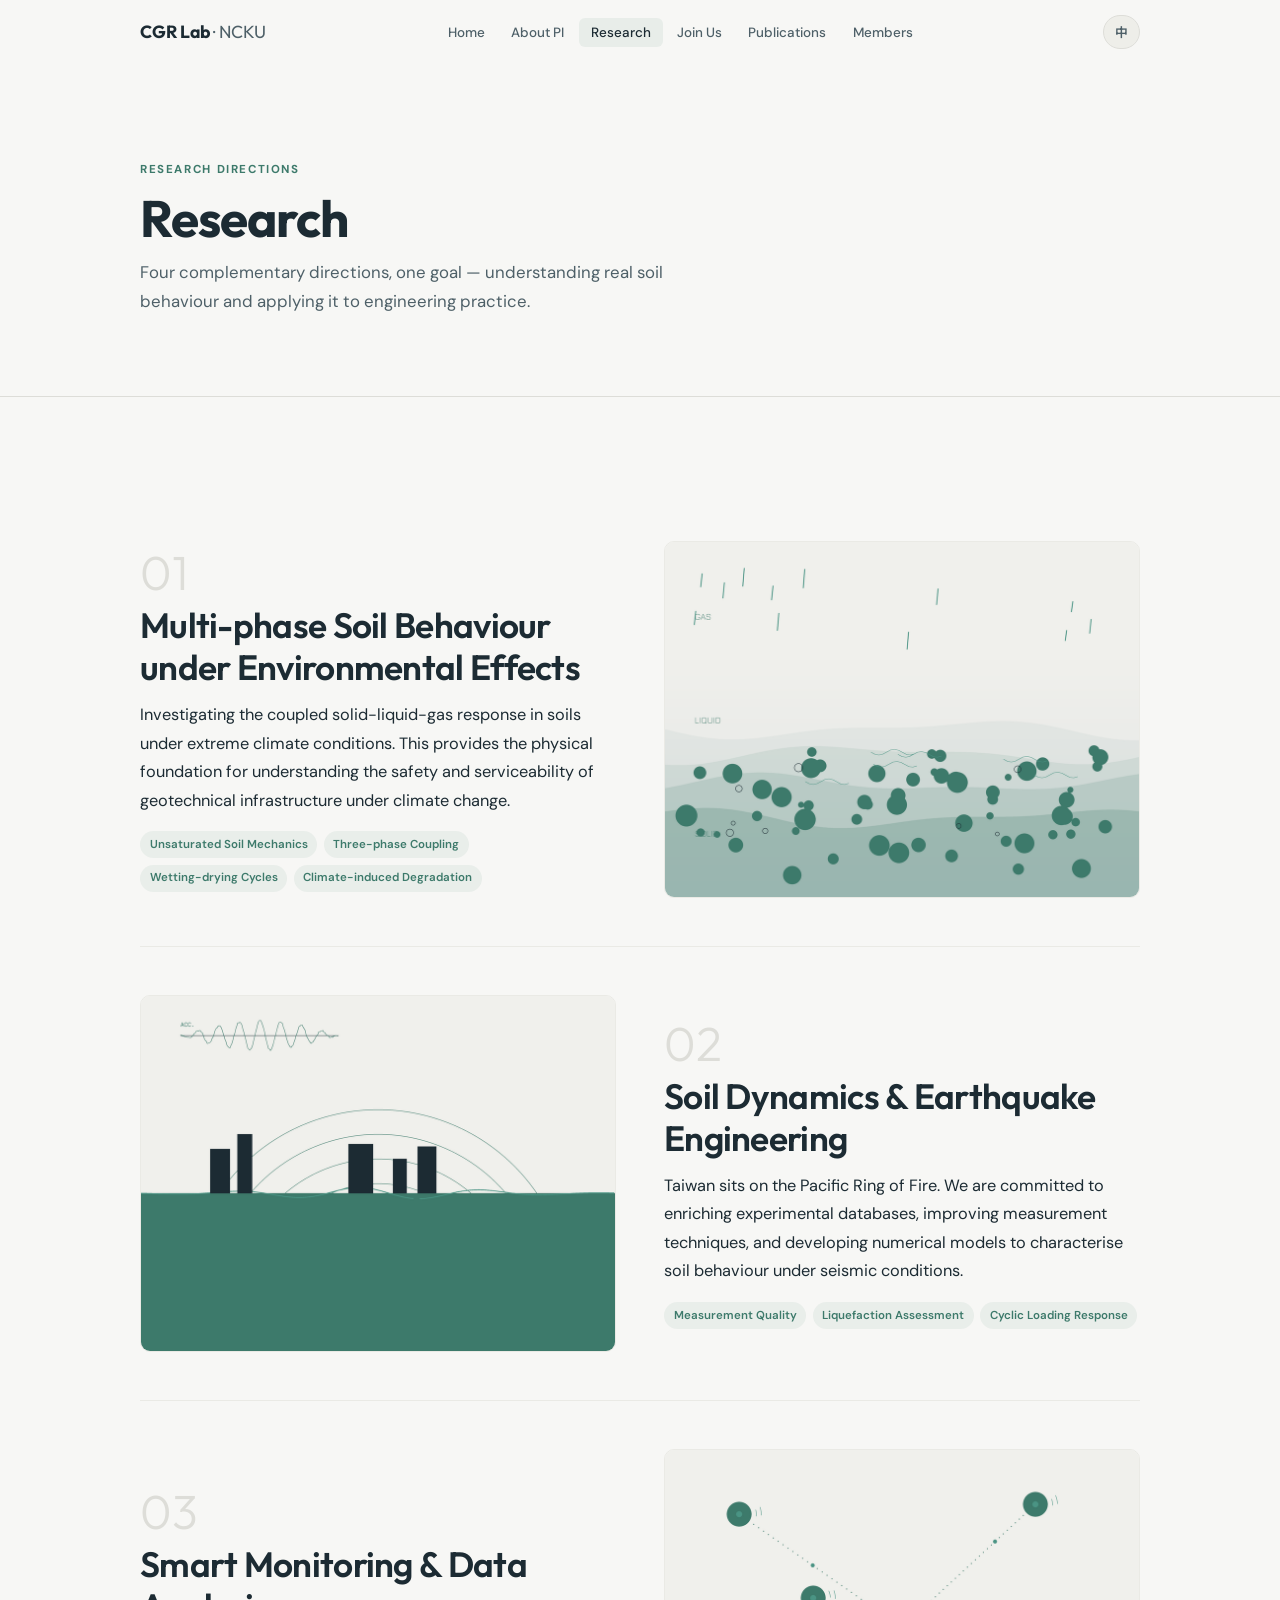
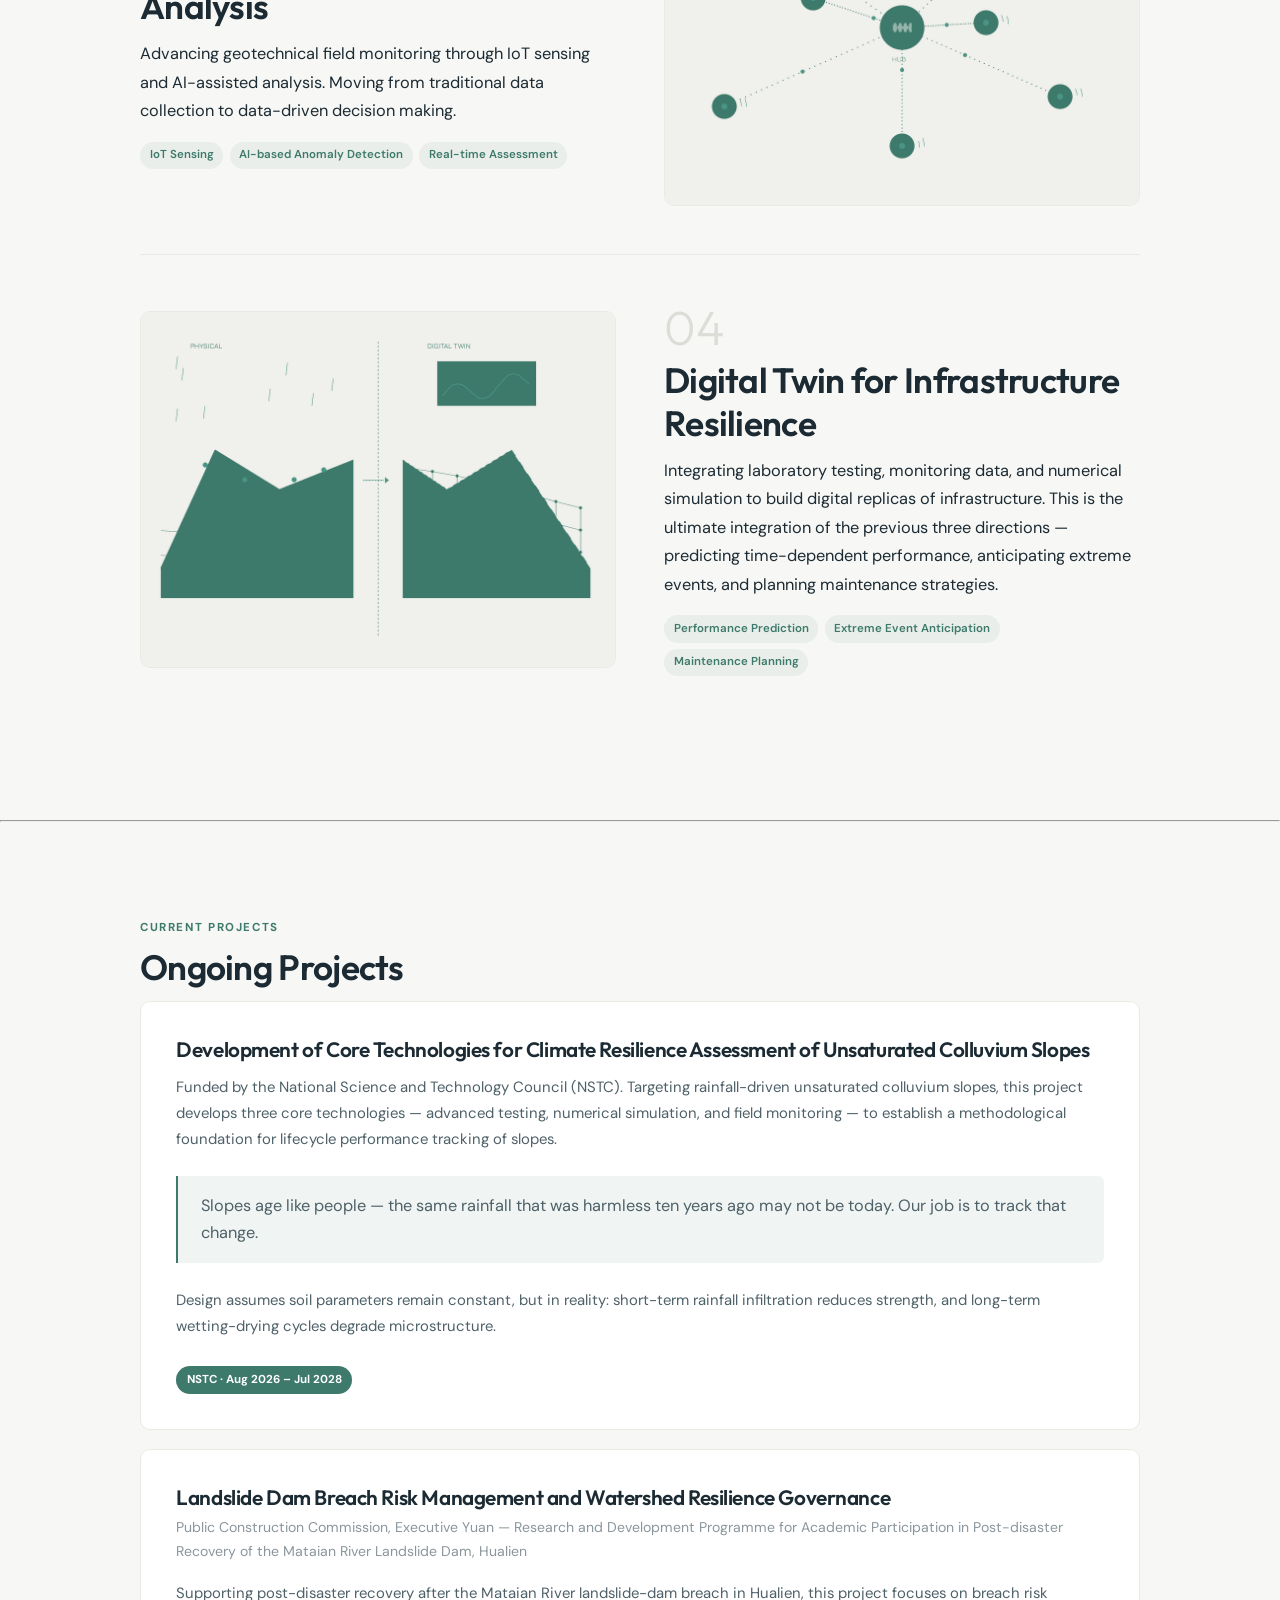
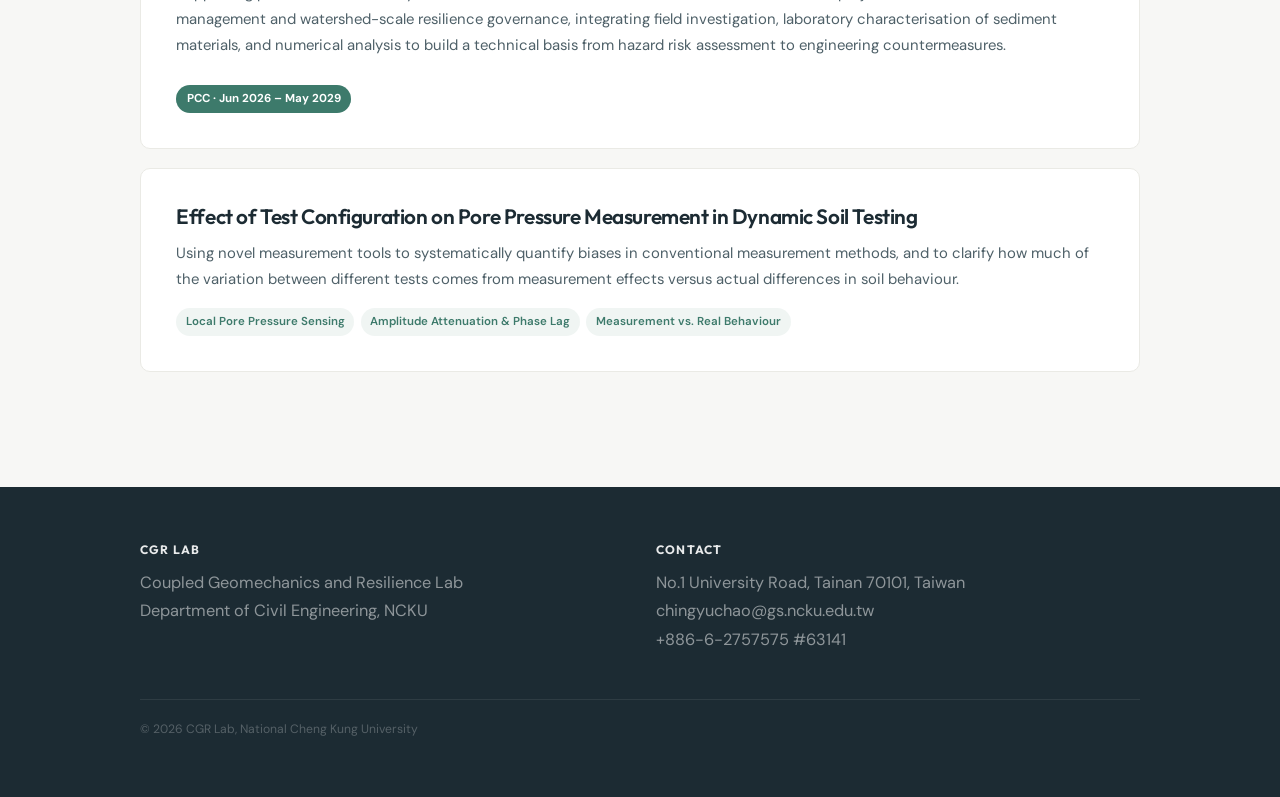
<file: en/research.html>
<!DOCTYPE html><html lang="en"><head><meta charset="UTF-8"><meta name="viewport" content="width=device-width,initial-scale=1.0"><title>Research — CGR Lab | NCKU</title><link rel="stylesheet" href="../style.css"></head><body>
<nav class="nav"><div class="w"><a href="index.html" class="nav-logo">CGR Lab <span>· NCKU</span></a><ul class="nav-links"><li><a href="index.html">Home</a></li><li><a href="about.html">About PI</a></li><li><a href="research.html" class="active">Research</a></li><li><a href="join.html">Join Us</a></li><li><a href="publications.html">Publications</a></li><li><a href="members.html">Members</a></li></ul><a href="../research.html" class="lang-toggle">中</a><button class="nav-toggle" aria-label="Toggle menu"><span></span><span></span><span></span></button></div></nav>
<header class="page-head"><div class="w"><span class="label reveal">Research Directions</span><h1 class="reveal">Research</h1><p class="reveal">Four complementary directions, one goal — understanding real soil behaviour and applying it to engineering practice.</p></div></header>
<section><div class="w">
<div class="r-item reveal"><div><div class="r-num">01</div><h2>Multi-phase Soil Behaviour under Environmental Effects</h2><p>Investigating the coupled solid-liquid-gas response in soils under extreme climate conditions. This provides the physical foundation for understanding the safety and serviceability of geotechnical infrastructure under climate change.</p><div class="tags"><span class="tag">Unsaturated Soil Mechanics</span><span class="tag">Three-phase Coupling</span><span class="tag">Wetting-drying Cycles</span><span class="tag">Climate-induced Degradation</span></div></div><img src="../img-r1.png" alt="Multi-phase soil behaviour" class="r-img" style="border-radius:var(--r)"></div>
<div class="r-item flip reveal"><div><div class="r-num">02</div><h2>Soil Dynamics & Earthquake Engineering</h2><p>Taiwan sits on the Pacific Ring of Fire. We are committed to enriching experimental databases, improving measurement techniques, and developing numerical models to characterise soil behaviour under seismic conditions.</p><div class="tags"><span class="tag">Measurement Quality</span><span class="tag">Liquefaction Assessment</span><span class="tag">Cyclic Loading Response</span></div></div><img src="../img-r2.png" alt="Soil dynamics and earthquake engineering" class="r-img" style="border-radius:var(--r)"></div>
<div class="r-item reveal"><div><div class="r-num">03</div><h2>Smart Monitoring & Data Analysis</h2><p>Advancing geotechnical field monitoring through IoT sensing and AI-assisted analysis. Moving from traditional data collection to data-driven decision making.</p><div class="tags"><span class="tag">IoT Sensing</span><span class="tag">AI-based Anomaly Detection</span><span class="tag">Real-time Assessment</span></div></div><img src="../img-r3.png" alt="Smart monitoring and data analysis" class="r-img" style="border-radius:var(--r)"></div>
<div class="r-item flip reveal"><div><div class="r-num">04</div><h2>Digital Twin for Infrastructure Resilience</h2><p>Integrating laboratory testing, monitoring data, and numerical simulation to build digital replicas of infrastructure. This is the ultimate integration of the previous three directions — predicting time-dependent performance, anticipating extreme events, and planning maintenance strategies.</p><div class="tags"><span class="tag">Performance Prediction</span><span class="tag">Extreme Event Anticipation</span><span class="tag">Maintenance Planning</span></div></div><img src="../img-r4.png" alt="Digital twin for infrastructure" class="r-img" style="border-radius:var(--r)"></div>
</div></section>
<hr class="divider">
<section><div class="w"><span class="label reveal">Current Projects</span><h2 class="reveal">Ongoing Projects</h2>
<div class="proj reveal"><h3>Development of Core Technologies for Climate Resilience Assessment of Unsaturated Colluvium Slopes</h3><p>Funded by the National Science and Technology Council (NSTC). Targeting rainfall-driven unsaturated colluvium slopes, this project develops three core technologies — advanced testing, numerical simulation, and field monitoring — to establish a methodological foundation for lifecycle performance tracking of slopes.</p><blockquote>Slopes age like people — the same rainfall that was harmless ten years ago may not be today. Our job is to track that change.</blockquote><p>Design assumes soil parameters remain constant, but in reality: short-term rainfall infiltration reduces strength, and long-term wetting-drying cycles degrade microstructure.</p><span class="badge">NSTC · Aug 2026 – Jul 2028</span></div>
<div class="proj reveal"><h3>Landslide Dam Breach Risk Management and Watershed Resilience Governance</h3><p style="color:var(--text-3);font-size:.88rem;margin-top:-.4rem">Public Construction Commission, Executive Yuan — Research and Development Programme for Academic Participation in Post-disaster Recovery of the Mataian River Landslide Dam, Hualien</p><p>Supporting post-disaster recovery after the Mataian River landslide-dam breach in Hualien, this project focuses on breach risk management and watershed-scale resilience governance, integrating field investigation, laboratory characterisation of sediment materials, and numerical analysis to build a technical basis from hazard risk assessment to engineering countermeasures.</p><span class="badge">PCC · Jun 2026 – May 2029</span></div>
<div class="proj reveal"><h3>Effect of Test Configuration on Pore Pressure Measurement in Dynamic Soil Testing</h3><p>Using novel measurement tools to systematically quantify biases in conventional measurement methods, and to clarify how much of the variation between different tests comes from measurement effects versus actual differences in soil behaviour.</p><div class="tags"><span class="tag">Local Pore Pressure Sensing</span><span class="tag">Amplitude Attenuation & Phase Lag</span><span class="tag">Measurement vs. Real Behaviour</span></div></div>
</div></section>
<footer class="footer"><div class="w"><div class="footer-grid"><div><h4>CGR Lab</h4><p>Coupled Geomechanics and Resilience Lab<br>Department of Civil Engineering, NCKU</p></div><div><h4>Contact</h4><p>No.1 University Road, Tainan 70101, Taiwan<br><a href="mailto:chingyuchao@gs.ncku.edu.tw">chingyuchao@gs.ncku.edu.tw</a><br>+886-6-2757575 #63141</p></div></div><div class="footer-bottom">© 2026 CGR Lab, National Cheng Kung University</div></div></footer>
<script src="../main.js"></script></body></html>
</file>
<file: style.css>
@import url('https://fonts.googleapis.com/css2?family=Outfit:wght@300;400;500;600;700&family=DM+Sans:wght@300;400;500;600;700&family=Noto+Sans+TC:wght@300;400;500;700&display=swap');
:root{--bg:#F7F7F5;--bg-alt:#EEEEE9;--bg-card:#FFF;--bg-dark:#1C2B33;--text:#1C2B33;--text-2:#4E6068;--text-3:#8A969C;--accent:#3D7A6B;--accent-h:#4A9484;--accent-s:rgba(61,122,107,.08);--border:#DDDDD8;--border-lt:#EAEAE5;--hd:'Outfit','Noto Sans TC',system-ui,sans-serif;--bd:'DM Sans','Noto Sans TC',system-ui,sans-serif;--mw:1080px;--nh:64px;--r:10px}
*,*::before,*::after{margin:0;padding:0;box-sizing:border-box}html{scroll-behavior:smooth;font-size:16px}body{font-family:var(--bd);color:var(--text);background:var(--bg);line-height:1.75;-webkit-font-smoothing:antialiased;overflow-x:hidden}img{max-width:100%;display:block}a{color:var(--accent);text-decoration:none;transition:color .2s}a:hover{color:var(--accent-h)}
h1,h2,h3,h4{font-family:var(--hd);color:var(--text);line-height:1.2;font-weight:600;letter-spacing:-.02em}h1{font-size:clamp(2.2rem,5vw,3.2rem)}h2{font-size:clamp(1.5rem,3vw,2.2rem);margin-bottom:.8rem}h3{font-size:clamp(1.1rem,2vw,1.3rem);margin-bottom:.5rem}h4{font-size:1rem;margin-bottom:.4rem;font-weight:600}p{margin-bottom:1rem;font-size:1.02rem}
.w{max-width:var(--mw);margin:0 auto;padding:0 clamp(1.25rem,4vw,2.5rem)}section{padding:clamp(3rem,8vw,6rem) 0}
.reveal{opacity:0;transform:translateY(24px);transition:opacity .65s cubic-bezier(.22,1,.36,1),transform .65s cubic-bezier(.22,1,.36,1)}.reveal.visible{opacity:1;transform:translateY(0)}.reveal-group .reveal:nth-child(1){transition-delay:.05s}.reveal-group .reveal:nth-child(2){transition-delay:.12s}.reveal-group .reveal:nth-child(3){transition-delay:.19s}.reveal-group .reveal:nth-child(4){transition-delay:.26s}
.nav{position:fixed;top:0;left:0;right:0;height:var(--nh);z-index:999;transition:background .3s,box-shadow .3s}.nav.scrolled{background:rgba(247,247,245,.92);backdrop-filter:blur(14px);-webkit-backdrop-filter:blur(14px);box-shadow:0 1px 0 var(--border)}.nav .w{display:flex;justify-content:space-between;align-items:center;height:100%}.nav-logo{font-family:var(--hd);font-size:1.1rem;font-weight:700;color:var(--text)}.nav-logo span{font-weight:400;color:var(--text-2)}.nav-links{display:flex;list-style:none;gap:.15rem}.nav-links a{font-size:.84rem;font-weight:500;color:var(--text-2);padding:.4rem .75rem;border-radius:6px;transition:all .2s}.nav-links a:hover,.nav-links a.active{color:var(--text);background:var(--accent-s)}.nav-toggle{display:none;background:none;border:none;cursor:pointer;padding:.5rem}.nav-toggle span{display:block;width:20px;height:1.5px;background:var(--text);margin:5px 0;border-radius:1px}
.hero{min-height:100vh;min-height:100svh;display:flex;align-items:center;padding-top:var(--nh);background:var(--bg);position:relative}.hero::after{content:'';position:absolute;bottom:0;left:0;right:0;height:1px;background:var(--border)}.hero-inner{max-width:680px}.hero-eyebrow{font-size:.76rem;font-weight:600;letter-spacing:.14em;text-transform:uppercase;color:var(--accent);margin-bottom:1.5rem;display:flex;align-items:center;gap:.6rem}.hero-eyebrow::before{content:'';width:24px;height:1.5px;background:var(--accent)}.hero h1{margin-bottom:1.2rem;font-weight:700}.hero-sub{font-size:clamp(1.05rem,2vw,1.2rem);color:var(--text-2);margin-bottom:1.8rem}.hero-body{font-size:1.02rem;color:var(--text-2);max-width:540px;margin-bottom:2.5rem}.hero-btns{display:flex;gap:.75rem;flex-wrap:wrap}
.btn{display:inline-flex;align-items:center;gap:.4rem;padding:.7rem 1.6rem;font-family:var(--bd);font-size:.88rem;font-weight:600;border-radius:100px;transition:all .25s;cursor:pointer;border:none}.btn svg{width:14px;height:14px}.btn-fill{background:var(--accent);color:#fff}.btn-fill:hover{background:var(--accent-h);color:#fff;transform:translateY(-1px)}.btn-ghost{background:transparent;color:var(--text);box-shadow:inset 0 0 0 1.5px var(--border)}.btn-ghost:hover{box-shadow:inset 0 0 0 1.5px var(--text)}
.label{font-size:.72rem;font-weight:700;letter-spacing:.14em;text-transform:uppercase;color:var(--accent);margin-bottom:.5rem;display:block}.section-intro{font-size:clamp(1rem,2vw,1.08rem);color:var(--text-2);max-width:560px;margin-bottom:clamp(2rem,4vw,3rem)}
.grid{display:grid;gap:1.2rem}.grid-3{grid-template-columns:repeat(3,1fr)}.grid-4{grid-template-columns:repeat(4,1fr)}.grid-2{grid-template-columns:repeat(2,1fr)}
.card{background:var(--bg-card);border:1px solid var(--border-lt);border-radius:var(--r);padding:clamp(1.4rem,3vw,1.8rem);transition:border-color .3s,box-shadow .3s,transform .3s}.card:hover{border-color:var(--accent);box-shadow:0 4px 20px rgba(0,0,0,.05);transform:translateY(-2px)}.card-num{font-family:var(--hd);font-size:2.4rem;font-weight:300;color:var(--border);line-height:1;margin-bottom:.7rem}.card h3{color:var(--text)}.card p{font-size:.92rem;color:var(--text-2);line-height:1.65;margin-bottom:0}
.hl-row{display:grid;grid-template-columns:repeat(3,1fr);gap:2rem}.hl{padding-top:1.2rem;border-top:2px solid var(--accent)}.hl h4{font-size:.93rem;font-weight:600;margin-bottom:.35rem}.hl p{font-size:.88rem;color:var(--text-2);margin-bottom:0}
.page-head{padding:clamp(7rem,14vw,10rem) 0 clamp(2.5rem,5vw,4rem);background:var(--bg);border-bottom:1px solid var(--border)}.page-head h1{margin-bottom:.5rem;font-weight:700}.page-head p{color:var(--text-2);font-size:1.05rem;max-width:540px}
.profile{display:grid;grid-template-columns:240px 1fr;gap:clamp(2rem,4vw,3rem);align-items:start}.profile-photo{width:100%;aspect-ratio:3/4;background:var(--bg-alt);border-radius:var(--r);display:flex;align-items:center;justify-content:center;color:var(--text-3);font-size:.85rem;border:1px solid var(--border-lt)}.profile-name{font-size:clamp(1.7rem,3vw,2.2rem);margin-bottom:.15rem}.profile-name-en{font-size:1.1rem;color:var(--text-2);font-weight:400;margin-bottom:.5rem}.profile-pos{color:var(--accent);font-size:.92rem;font-weight:600;margin-bottom:1.5rem}.expertise{display:flex;flex-wrap:wrap;gap:.4rem;margin-bottom:1.5rem}.expertise span{font-size:.76rem;font-weight:500;padding:.28rem .65rem;background:var(--bg-alt);color:var(--text-2);border-radius:100px;border:1px solid var(--border-lt)}
.tl-grid{display:grid;grid-template-columns:1fr 1fr;gap:clamp(2rem,4vw,3rem)}.tl h3{font-size:1.15rem;padding-bottom:.6rem;border-bottom:2px solid var(--accent);margin-bottom:1.1rem}.tl-item{display:flex;gap:.8rem;padding:.7rem 0;border-bottom:1px solid var(--border-lt)}.tl-item:last-child{border-bottom:none}.tl-year{font-size:.82rem;font-weight:700;color:var(--accent);white-space:nowrap;min-width:80px;padding-top:.1rem}.tl-text{font-size:.9rem}.tl-text strong{display:block;margin-bottom:.1rem;font-weight:600}.tl-text span{color:var(--text-2);font-size:.84rem}
.r-item{display:grid;grid-template-columns:1fr 1fr;gap:clamp(2rem,4vw,3rem);align-items:center;padding:clamp(2rem,5vw,3rem) 0;border-bottom:1px solid var(--border-lt)}.r-item:last-child{border-bottom:none}.r-item.flip{direction:rtl}.r-item.flip>*{direction:ltr}.r-num{font-family:var(--hd);font-size:3rem;font-weight:300;color:var(--border);line-height:1;margin-bottom:.5rem}.r-img{width:100%;aspect-ratio:4/3;background:var(--bg-alt);border-radius:var(--r);display:flex;align-items:center;justify-content:center;color:var(--text-3);font-size:.85rem;border:1px solid var(--border-lt)}
.tags{display:flex;flex-wrap:wrap;gap:.4rem;margin-top:.7rem}.tag{font-size:.72rem;font-weight:600;padding:.22rem .6rem;background:var(--accent-s);color:var(--accent);border-radius:100px}
blockquote{border-left:2px solid var(--accent);padding:1rem 1.4rem;margin:1.5rem 0;background:var(--accent-s);border-radius:0 6px 6px 0;color:var(--text-2);font-size:1.02rem;line-height:1.7}
.proj{background:var(--bg-card);border:1px solid var(--border-lt);border-radius:var(--r);padding:clamp(1.4rem,3vw,2.2rem);margin-bottom:1.2rem;transition:border-color .3s}.proj:hover{border-color:var(--accent)}.proj h3{font-size:1.3rem;margin-bottom:.7rem}.proj p{font-size:.93rem;color:var(--text-2)}.badge{display:inline-block;font-size:.72rem;font-weight:700;padding:.22rem .65rem;background:var(--accent);color:#fff;border-radius:100px;margin-top:.7rem}
.cols-3{display:grid;grid-template-columns:repeat(3,1fr);gap:1.2rem}.col{background:var(--bg-card);border:1px solid var(--border-lt);border-radius:var(--r);padding:clamp(1.4rem,3vw,1.8rem);transition:border-color .3s}.col:hover{border-color:var(--accent)}.col h3{font-size:1.05rem}.col .col-sub{font-size:.83rem;color:var(--text-3);margin-bottom:1rem;padding-bottom:.7rem;border-bottom:1px solid var(--border-lt)}.col ul{list-style:none}.col li{font-size:.88rem;padding:.45rem 0 .45rem .9rem;border-bottom:1px solid rgba(0,0,0,.03);position:relative}.col li::before{content:'';position:absolute;left:0;top:50%;width:4px;height:4px;background:var(--accent);border-radius:50%;transform:translateY(-50%)}
.learn-row{display:grid;grid-template-columns:repeat(3,1fr);gap:2rem}.learn{text-align:center;padding:1.5rem}.learn-icon{font-size:1.6rem;margin-bottom:.7rem}.learn h4{font-weight:600;margin-bottom:.35rem}.learn p{font-size:.88rem;color:var(--text-2);margin-bottom:0}
.pub-sec{margin-bottom:2.5rem}.pub-sec h2{font-size:1.4rem;padding-bottom:.5rem;border-bottom:2px solid var(--accent);margin-bottom:1.1rem}.pub{padding:.9rem 0;border-bottom:1px solid var(--border-lt);font-size:.9rem;line-height:1.7}.pub:last-child{border-bottom:none}.pub-n{font-weight:700;color:var(--accent);margin-right:.3rem}.pub-me{font-weight:700}.pub-j{color:var(--text-2)}.pub-badge{display:inline-block;font-size:.66rem;font-weight:700;padding:.1rem .4rem;background:var(--bg-dark);color:#fff;border-radius:3px;margin-left:.2rem;vertical-align:middle}.pub a{font-size:.8rem;font-weight:500}
.m-grid{display:grid;grid-template-columns:repeat(3,1fr);gap:1.2rem}.m-card{background:var(--bg-card);border:1px solid var(--border-lt);border-radius:var(--r);padding:1.4rem;text-align:center;transition:border-color .3s,transform .3s}.m-card:hover{border-color:var(--accent);transform:translateY(-2px)}.m-photo{width:80px;height:80px;background:var(--bg-alt);border-radius:50%;margin:0 auto .7rem;display:flex;align-items:center;justify-content:center;color:var(--text-3);font-size:.72rem;border:1px solid var(--border-lt)}.m-card h4{font-size:.95rem;font-weight:600;margin-bottom:.2rem}.m-card .m-topic{font-size:.82rem;color:var(--text-2);margin-bottom:.15rem}.m-card .m-year{font-size:.74rem;color:var(--text-3)}
.cta{text-align:center;padding:clamp(3rem,6vw,5rem) 0}.cta h2{margin-bottom:.5rem}.cta p{color:var(--text-2);margin-bottom:.3rem}
.divider{height:1px;background:var(--border);margin:0}
.footer{background:var(--bg-dark);padding:clamp(2.5rem,5vw,3.5rem) 0;color:rgba(255,255,255,.5);font-size:.86rem}.footer-grid{display:grid;grid-template-columns:1fr 1fr;gap:2rem}.footer h4{font-family:var(--hd);font-size:.76rem;font-weight:700;letter-spacing:.1em;text-transform:uppercase;color:rgba(255,255,255,.9);margin-bottom:.7rem}.footer a{color:rgba(255,255,255,.5)}.footer a:hover{color:var(--accent-h)}.footer-bottom{margin-top:1.8rem;padding-top:1.2rem;border-top:1px solid rgba(255,255,255,.08);font-size:.76rem;color:rgba(255,255,255,.25)}
@media(max-width:900px){.grid-3,.grid-4,.cols-3{grid-template-columns:repeat(2,1fr)}.profile{grid-template-columns:180px 1fr;gap:1.5rem}.tl-grid,.r-item{grid-template-columns:1fr}.r-item.flip{direction:ltr}.hl-row,.learn-row{grid-template-columns:1fr}.footer-grid{grid-template-columns:1fr}}
@media(max-width:600px){.grid-3,.grid-4,.grid-2,.cols-3,.m-grid{grid-template-columns:1fr}.profile{grid-template-columns:1fr;text-align:center}.profile-photo{max-width:160px;margin:0 auto}.expertise{justify-content:center}.hero{min-height:auto;padding-top:calc(var(--nh) + 2.5rem);padding-bottom:3.5rem}.nav-links{display:none;position:absolute;top:var(--nh);left:0;right:0;flex-direction:column;background:rgba(247,247,245,.96);backdrop-filter:blur(14px);padding:1rem clamp(1.25rem,4vw,2.5rem);border-bottom:1px solid var(--border)}.nav-links.open{display:flex}.nav-toggle{display:block}.hero-btns{flex-direction:column}.hero-btns .btn{width:100%;justify-content:center}}

/* Language Toggle */
.lang-toggle{font-family:var(--hd);font-size:.8rem;font-weight:600;color:var(--text-2);background:var(--bg-alt);border:1px solid var(--border);padding:.3rem .7rem;border-radius:100px;cursor:pointer;transition:all .2s;text-decoration:none;margin-left:.5rem;white-space:nowrap}
.lang-toggle:hover{color:var(--text);border-color:var(--accent);background:var(--accent-s)}
</file>
